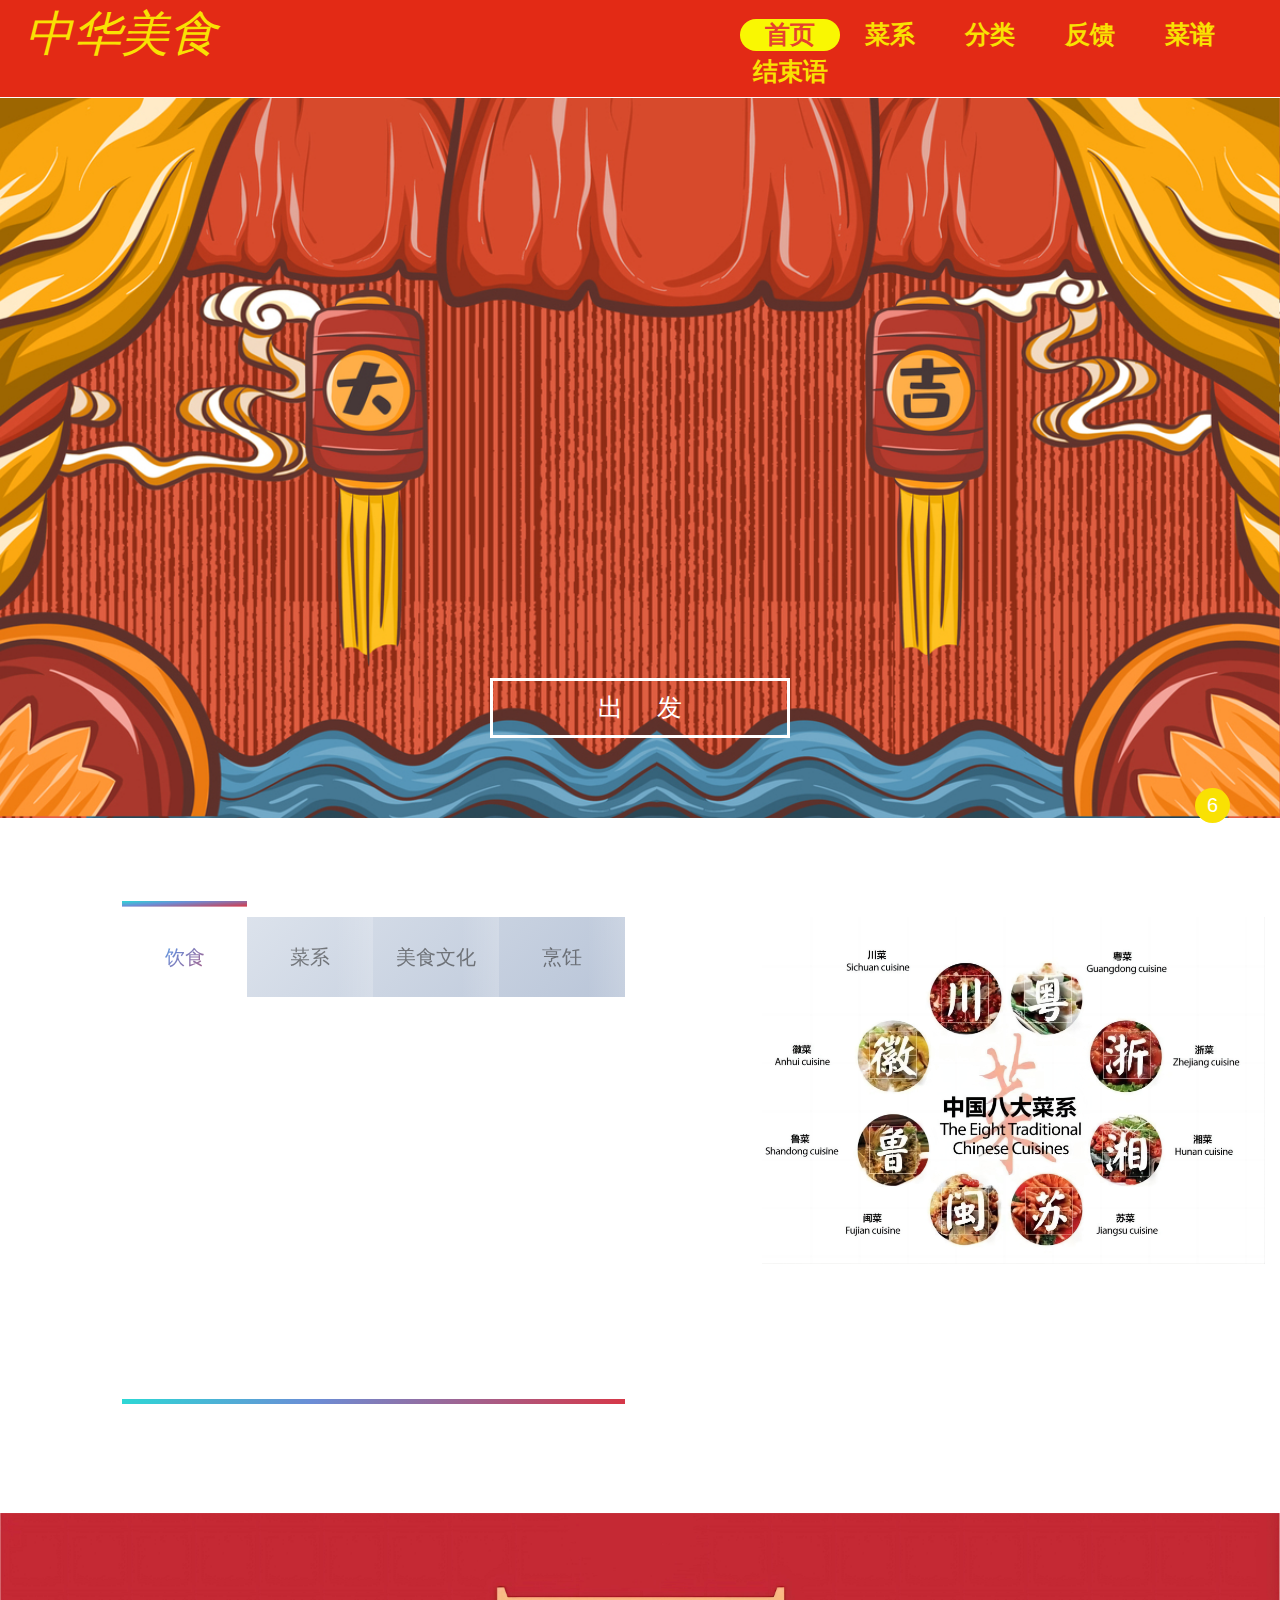
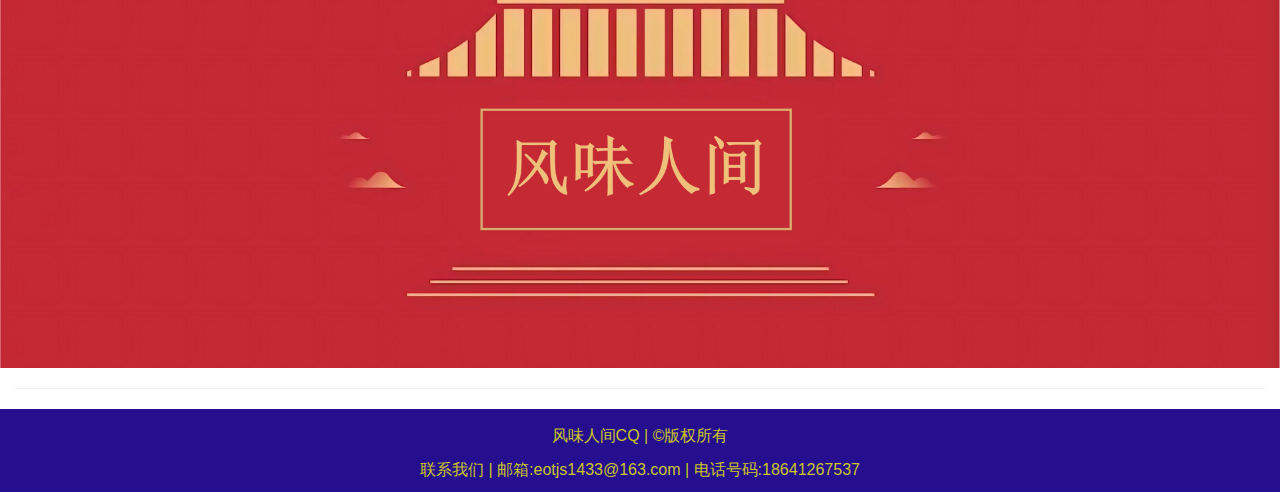
<file: 风味人间/index.html>
<!DOCTYPE html>
<html>
    <head>
        <link rel="stylesheet" href="css/indexon1.css">
        
        <link rel="stylesheet" href="css/indexon2.css">

        <link rel="stylesheet" href="css/indexon3.css">

        <link rel='stylesheet' href="css/indexon4.css">
        
        <link rel="stylesheet" href="css/indexon5.css">

        <link rel="stylesheet" type="text/css" href="css/bootstrap.min.css">
        <style>
            body{
                text-decoration:none
            }
            #scrollUp {
                background: rgb(249,225,3);
                height: 35px;
                width: 35px;
                right: 50px;
                bottom: 77px;
                color: #fff;
                font-size: 20px;
                text-align: center;
                border-radius: 50%;
                font-size: 20px;
                line-height: 34px;
            }

            .zc{
                font-size: 48px;
                font-family: 华文新魏;
                font-style: oblique;
                padding-left: 25px;
                color: rgb(249, 225, 3);
            }

            .lg{
                top: 15px;
                font-size: 28px;
                color: rgb(255,165,0);
            }

            .gy{
                font-size: 18px;
                padding-top: 25px;
            }
            .decn{
                background-color: rgb(37, 15, 142);
                color: rgba(249, 249, 2, 0.79);
                font-size: 16px;

            }
            .mm{
				        color:rgb(229, 66, 47);
			      }
            .jk{
                text-decoration: none;
                color:rgb(249, 225, 3);
            }
            .jk:hover{
                color:rgb(229, 66, 47);
                text-decoration: none;
            }
            .jk:focus{
                color: rgb(229, 66, 47);
            }


            @import url("css/indexon6.css");
.tabs {
  --tab-links-height: 80px;
  --tab-links-bg: linear-gradient(135deg, #e5eaf1 0%, #b9c5d8 100%);
  --tab-links-overlay: linear-gradient(
    135deg,
    #2cd8d5 0%,
    #6b8dd6 38%,
    #d73747 100%
  );
  --tab-link-bg: linear-gradient(
    90deg,
    transparent 70%,
    rgba(255, 255, 255, 0.2) 100%
  );
  width: 100%;
  max-width: 600px;
  min-width: 300px;
  font-family: Lato, sans-serif;
}
.tabs .tabs__links {
  margin: 0;
  padding: 0;
  display: flex;
  justify-content: space-between;
  align-items: center;
  height: var(--tab-links-height);
  background: var(--tab-links-bg);
  list-style-type: none;
}
@media screen and (max-width: 750px) {
  .tabs .tabs__links {
    height: calc(var(--tab-links-height) / 2);
  }
}
.tabs .tabs__links li {
  flex: 1;
}
.tabs .tabs__links li .tabs__link {
  all: unset;
  position: relative;
  height: var(--tab-links-height);
  width: 100%;
  background: var(--tab-link-bg);
  cursor: pointer;
  overflow: hidden;
  transition: 0.3s;
}
@media screen and (max-width: 750px) {
  .tabs .tabs__links li .tabs__link {
    height: calc(var(--tab-links-height) / 2);
    font-size: 12px;
  }
}
.tabs .tabs__links li .tabs__link::before {
  position: absolute;
  content: "";
  top: 0;
  left: 0;
  z-index: 2;
  width: 100%;
  height: 100%;
  background: var(--tab-links-overlay);
  transform: scaleY(0);
  transform-origin: top;
  transition: 0.3s ease-in-out;
}
.tabs .tabs__links li .tabs__link .tabs__link__text {
  position: relative;
  z-index: 2;
  display: flex;
  justify-content: center;
  align-items: center;
  opacity: 0.6;
  transition: 0.5s;
}
.tabs .tabs__links li .tabs__link .tabs__link__text::before {
  position: absolute;
  content: attr(data-text);
  top: 160%;
  z-index: -1;
  font-size: 40px;
  font-weight: 600;
  color: white;
  opacity: 0.1;
  transition: 1.2s ease-out;
}
@media screen and (max-width: 750px) {
  .tabs .tabs__links li .tabs__link .tabs__link__text::before {
    display: none;
  }
}
.tabs .tabs__links li .tabs__link:hover::before {
  transform: scaleY(1);
}
.tabs .tabs__links li .tabs__link:hover .tabs__link__text {
  color: white;
  opacity: 1;
}
.tabs .tabs__links li .tabs__link:hover .tabs__link__text::before {
  transform: translateY(-300%);
}
.tabs .tabs__links li .tabs__link.active {
  transform: scaleY(1.4);
  background: white;
}
.tabs .tabs__links li .tabs__link.active::before {
  transform: scaleY(0.05);
}
.tabs .tabs__links li .tabs__link.active .tabs__link__text {
  transform: scaleY(0.714);
}
.tabs .tabs__links li .tabs__link.active .tabs__link__text, .tabs .tabs__links li .tabs__link.active:hover .tabs__link__text {
  background: var(--tab-links-overlay);
  -webkit-background-clip: text;
          background-clip: text;
  color: transparent;
  opacity: 1;
}
.tabs .tabs__contents {
  position: relative;
  margin-top: 0;
  padding: 40px 60px;
  background: white;
  list-style-type: none;
  transition: 1s;
}
.tabs .tabs__contents::after {
  position: absolute;
  content: "";
  left: 0;
  bottom: 0;
  width: 100%;
  height: 5px;
  background: var(--tab-links-overlay);
}
.tabs .tabs__contents .tabs__content {
  display: none;
  min-height: 200px;
  font-weight: 300;
  line-height: 1.8;
  opacity: 0;
  transform: translateY(30%);
  -webkit-animation: fadeIn 0.6s forwards;
          animation: fadeIn 0.6s forwards;
}
.tabs .tabs__contents .tabs__content.active {
  display: block;
}

@-webkit-keyframes fadeIn {
  to {
    opacity: 1;
    transform: translateY(0);
  }
}

@keyframes fadeIn {
  to {
    opacity: 1;
    transform: translateY(0);
  }
}
        </style>
    </head>
    <body>
        <div class="container-fluid">
            <!--导航栏-->
            <div class="row" style="background-color: rgb(227,42,21);">
                <div class="col-lg-3 zc">中华美食</div>
                <div class="col-lg-3"></div>
                <div class="col-lg-6" style="padding-top: 15px;padding-left: 100px;">
                    <nav class="nav">
     
                        <input type="radio" name="nav-item-opt" id="nav-item-opt-1" checked>
                        <label class="nav-item" for="nav-item-opt-1"><a href="index.html" class="mm">首页</a></label>
                        
                        <input type="radio" name="nav-item-opt" id="nav-item-opt-2">
                        <label class="nav-item" for="nav-item-opt-2"><a href="菜系.html" class="jk">菜系</a></label>
                
                        <input type="radio" name="nav-item-opt" id="nav-item-opt-3">
                        <label class="nav-item" for="nav-item-opt-3"><a href="666.html" class="jk">分类</a></label>

                        <input type="radio" name="nav-item-opt" id="nav-item-opt-4">
                        <label class="nav-item" for="nav-item-opt-4"><a href="反馈.html" class="jk">反馈</a></label>

                        <input type="radio" name="nav-item-opt" id="nav-item-opt-5">
                        <label class="nav-item" for="nav-item-opt-5"><a href="美食制作/美食制作.html" class="jk">菜谱</a></label>
                
                        <input type="radio" name="nav-item-opt" id="nav-item-opt-5">
                        <label class="nav-item" for="nav-item-opt-5"><a href="结束.html" class="jk">结束语</a></label>

                        <div class="tracker"></div>
                    </nav>
                </div>        
            </div>


            <!--首行-->
            <div class="row">
                <div class="col-lg-12"></div>
                <img src="img/f4.jpg" width="100%">
                <div class="row">
                    <div id="app">
                        <transition name="page" :duration="1300">
                            <div class="page" :is="page" @change-page="onChangePage"></div>
                        </transition>
                    </div>
                    <script id="start" type="text/x-template">
                        <div class="start">
                            <a href="菜系.html"> 
                            <div class="inner"> 
                                <div class="button-wrapper enter-2" style="padding-top: 568px;font-size: 25px;">
                                    <button class="button button-start" type="button" @click="$emit('change-page', '')"><span class="button-text">出&nbsp;&nbsp;&nbsp;&nbsp;&nbsp;发</span></button>
                                </div>
                            </div>
                            </a>    
                        </div>
                    </script>

                    <script src="js/indexon1.js"></script>

                    <script src="js/indexon2.js"></script>

                    <script id="rendered-js" >
                        Vue.config.productionTip = false;
            
                        Vue.component('start', {
                        template: '#start' });

            
                        Vue.component('next', {
                        template: '#next' });
            
            
                        new Vue({
                        el: '#app',
            
                        data: {
                            page: 'start' },
            
            
                        methods: {
                            onChangePage(to) {
                            this.page = to;
                            } } });
                        //# sourceURL=pen.js
                    </script>
                </div>
            </div>


            <!--空白图片-->
            <div class="row"><img src="img/无标题.png" alt=""></div>
            <div class="row">
                <div class="col-lg-1"></div>
                <div class="col-lg-5">
                        <div class="tabs">
                        <ul class="tabs__links">
                        <li>
                            <button class="tabs__link">
                            <span class="tabs__link__text" data-text="Tab 1" style="font-size: 20px;">饮食</span>
                            </button>
                        </li>
                        <li>
                            <button class="tabs__link">
                            <span class="tabs__link__text" data-text="Tab 2" style="font-size: 20px;">菜系</span>
                            </button>
                        </li>
                        <li>
                            <button class="tabs__link">
                            <span class="tabs__link__text" data-text="Tab 3" style="font-size: 20px;">美食文化</span>
                            </button>
                        </li>
                        <li>
                            <button class="tabs__link">
                            <span class="tabs__link__text" data-text="Tab 4" style="font-size: 20px;">烹饪</span>
                            </button>
                        </li>
                        </ul>
                        <ul class="tabs__contents">
                        <li>
                            <div class="tabs__content">
                                饮食是一种文化，是物质文化和社会风俗各部分中最能反映民族和地区特色的一个组成部分。中华美食誉满天下。中国饭好吃，外国人爱吃也是不争的事实。
                                中国的饮食文化源远流长。几千年来，人们经过不断的总结已形成了中华美食的八大菜系，即鲁、川、粤、闽、苏、浙、湘、皖流派。
                                一个菜系的形成和它的悠久历史与独到的烹饪特色分不开的。同时也受到这个地区的自然地理、气候条件、资源特产、饮食习惯等影响。
                                有人把“八大菜系”用拟人化的手法描绘为：苏、浙菜好比清秀素丽的江南美女；鲁、皖菜犹如古拙朴实的北方健汉；粤、闽菜宛如风流典雅的公子；川、湘菜就像内涵丰富充实、才艺满身的名士。
                                中国“八大菜系”的烹调技艺各具风韵，其菜肴之特色也各有千秋。中原文化历史悠久，文化底蕴丰厚。中原菜是八大菜系的根源。
                            </div>
                        </li>
                        <li>
                            <div class="tabs__content">
                                菜系是在选料、切配、烹饪等技艺方面，经长期演变而自成体系，具有鲜明的地方风味特色，并为社会所公认的中国饮食的菜肴流派。
                                中国饮食文化的菜系，是指在一定区域内，由于气候、地形、历史、物产及饮食风俗的不同，经过漫长历史演变而形成的一整套自成体系的烹饪技艺和风味，并被全国各地所承认的地方菜肴。
                                早在商周时期中国的膳食文化已有雏形，以太公望最为代表，再到春秋战国的齐桓公时期，饮食文化中南北菜肴风味就表现出差异。到唐宋时，南食、北食各自形成体系。到了南宋时期，南甜北咸的格局形成。在清朝初年，川菜、鲁菜、淮扬菜、粤菜，成为当时最有影响的地方菜，被称作四大菜系。到了清朝末年，浙江菜、闽菜、湘菜、徽菜四大新地方菜系分化形成，共同构成汉民族饮食的“八大菜系”。
                        </li>
                        <li>
                            <div class="tabs__content">
                                国家的历史有长有短，疆域有大有小，实力有强有弱，人口有多有少，民族构成、宗教信仰、政权性质和经济结构也有差异，故而各国的饮食文化是不一样的。
                                从特质看，中国饮食文化突出养助益充的营卫论（素食为主，重视药膳和进补），并且讲究“色、香、味”俱全。五味调和的境界说（风味鲜明，适口者珍，有“舌头菜”之誉），奇正互变的烹调法（厨规为本，灵活变通）
                                从影响看，中国饮食文化直接影响到日本、蒙古、朝鲜、韩国、泰国、新加坡等国家，是东方饮食文化圈的轴心；与此同时，它还间接影响到欧洲、美洲、非洲和大洋洲，像中国的素食文化、茶文化、酱醋、面食、药膳、陶瓷餐具和大豆等，都惠及全世界数十亿人。
                                总之，中国饮食文化是一种广视野、深层次、多角度、高品位的悠久区域文化；是中华各族人民在5000多年的生产和生活实践中，在食源开发、食具研制、食品调理、营养保健和饮食审美等方面创造、积累并影响周边国家和世界的物质财富及精神财富。
                            </div>
                        </li>
                        <li>
                            <div class="tabs__content">
                                烹饪指的是膳食的艺术，是一种复杂而有规律地将食材转化为食物的加工过程。是对食材加工处理，使食物更可口、更好看、更好闻的处理方式与方法。一道美味佳肴，必然色香味意形养俱佳，不但让人在食用时感到满足，而且能让食物的营养更容易被人体吸收。
                                传统的烹饪方法有：炒、爆、熘、炸、烹、煎、贴、烧、焖、炖、蒸、汆、煮、烩、炝、拌、腌、烤、卤、冻、拔丝、蜜汁、熏、卷、滑、焗。
                            </div>
                        </li>
                        </ul>
                    </div>
                        <script src="js/indexon3.js"></script>
                    
                        
                        <script id="rendered-js" >
                            "use strict";
                            let tabLinks = document.querySelectorAll(".tabs__link");
                            let tabContents = document.querySelectorAll(".tabs__content");
                            tabLinks[0].classList.add("active");
                            tabContents[0].classList.add("active");
                            tabLinks.forEach((tabLink, i) => {
                                tabLink.addEventListener("click", () => {
                                    tabLinks.forEach(tabLink => tabLink.classList.remove("active"));
                                    tabContents.forEach(tabContent => tabContent.classList.remove("active"));
                                    tabLink.classList.add("active");
                                    tabContents[i].classList.add("active");
                                });
                            });
                            //# sourceURL=pen.js
                        </script>


                        <script src="js/indexon4.js"></script>
                </div>
                <div class="col-lg-1"></div>
                <div class="col-lg-5"><img src="img/gy(1).jpg" width="100%"></div>
            </div>        
            <!--空白图片-->
            <div class="row"><img src="img/无标题.png" alt=""></div>
            <div class="row">
                <div class="col-lg-12" style="padding: 0px;">
                    <img src="img/912.jpg" width="100%">
                </div>
            </div>

            <hr><!--/*---------------------------------------------------------------------------------------------------------------------------------------------------------------------*/--></hr>
            <div class="row decn">
                <center style="padding-top: 15px;"><p>风味人间CQ | &copy;版权所有</p></center>
                <center><p>联系我们 | 邮箱:eotjs1433@163.com | 电话号码:18641267537</p></center>
            </div>
        </div>
        <a id="scrollUp" href="#top" style="position: fixed; z-index: 2147483647; display: block;"><i class="fas fa-angle-up">6</i></a>
    </body>
</html>
</file>
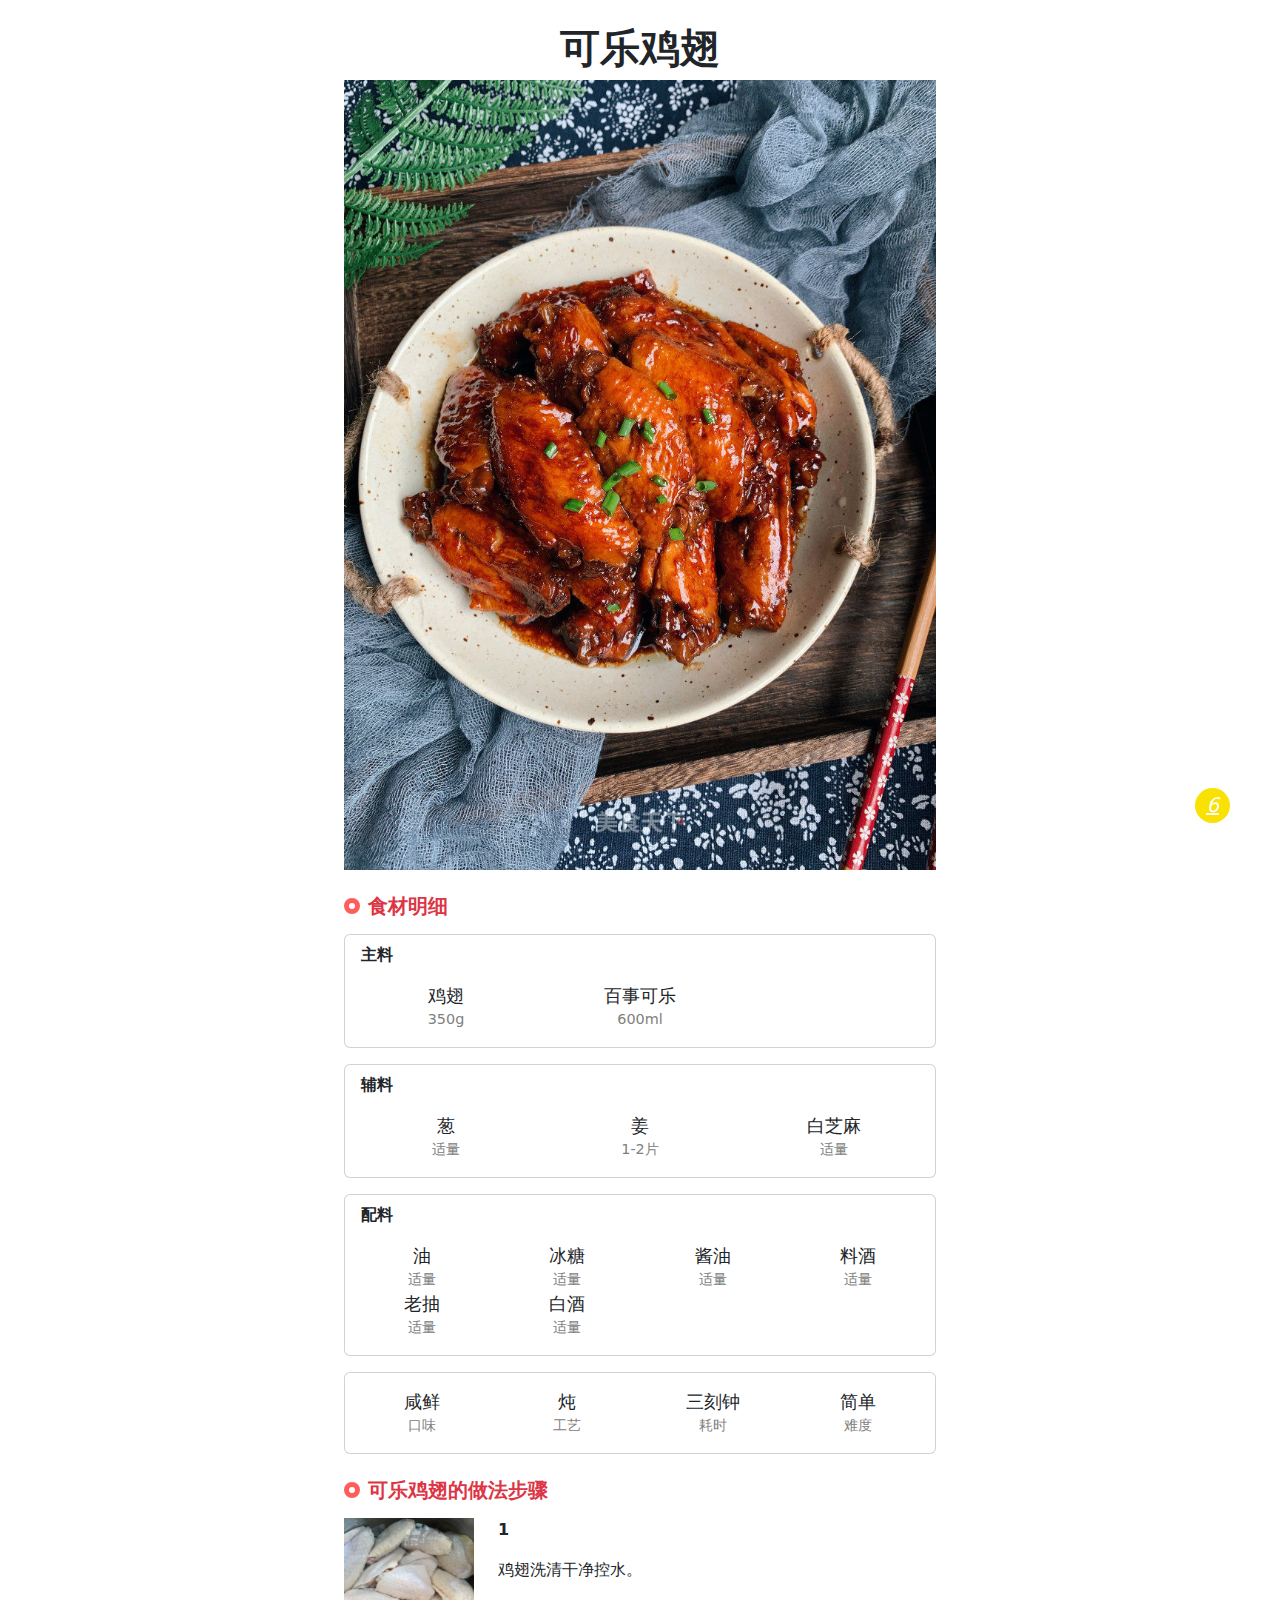
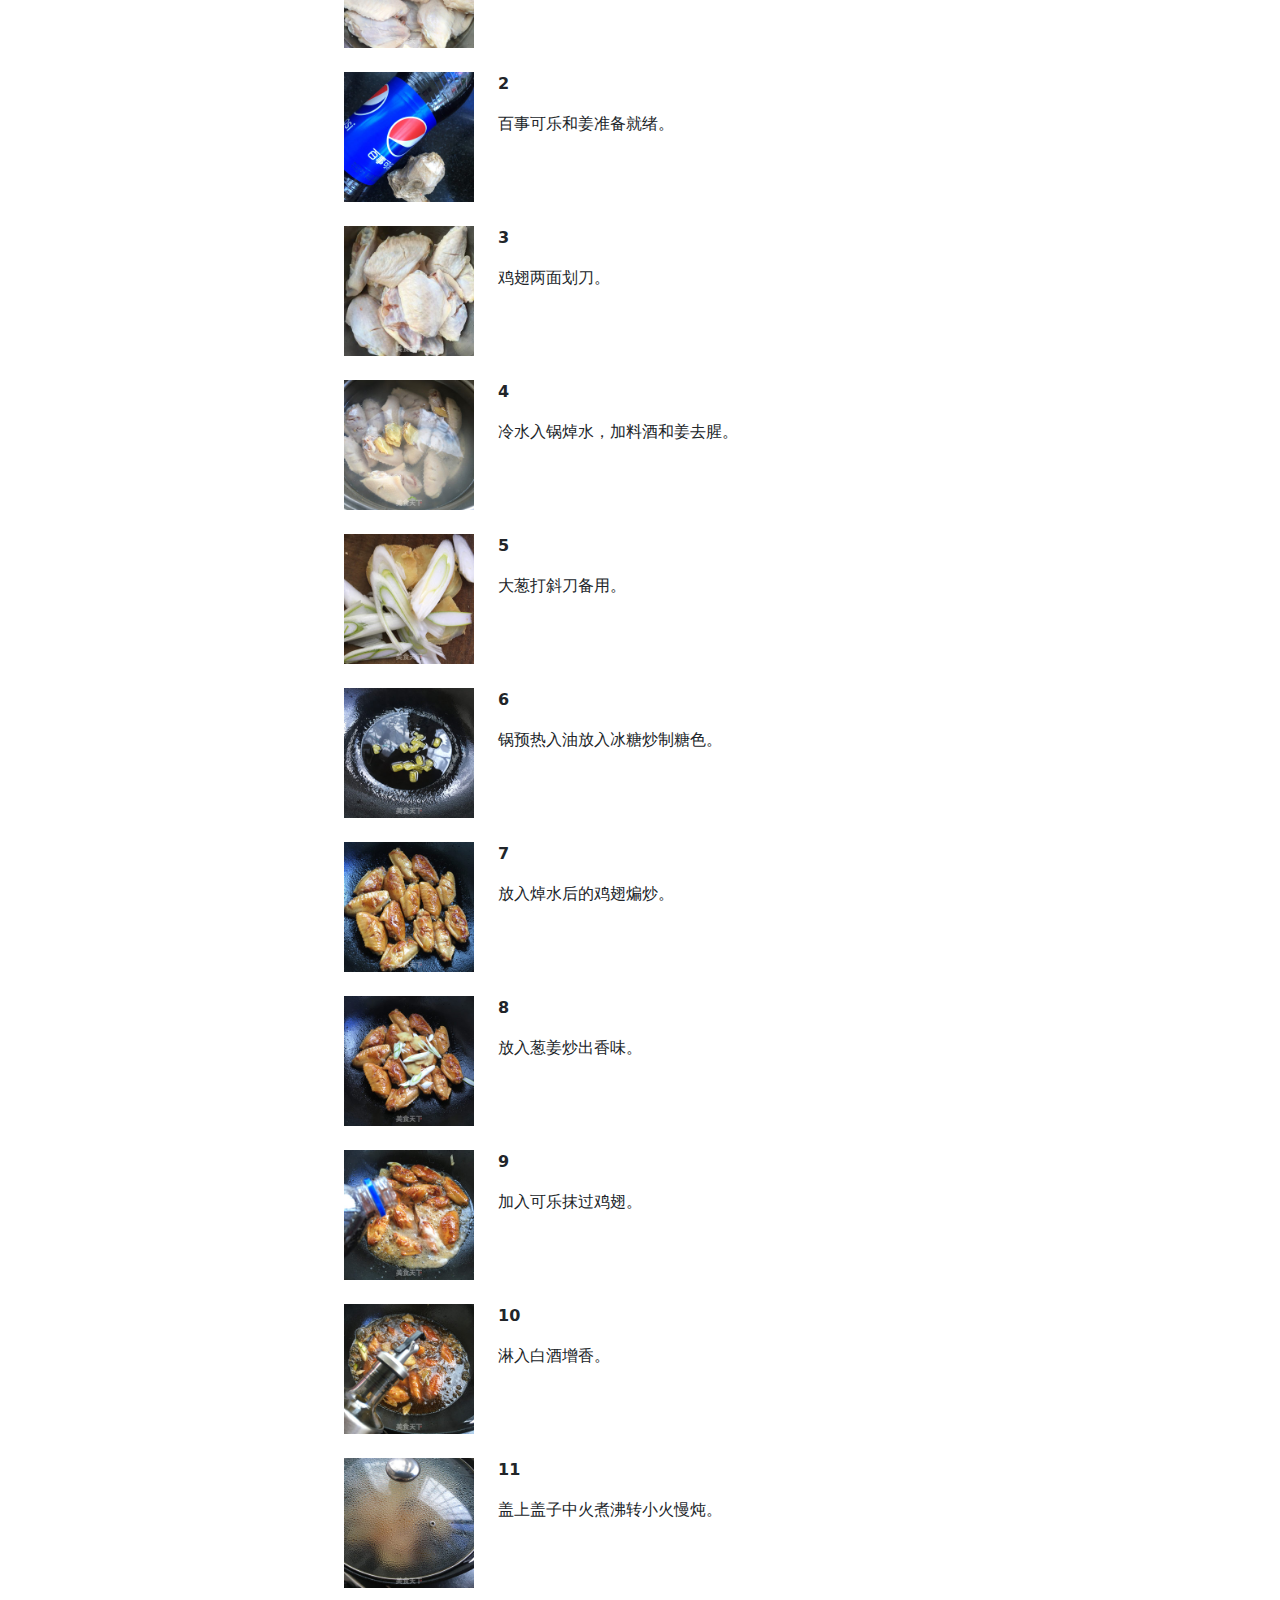
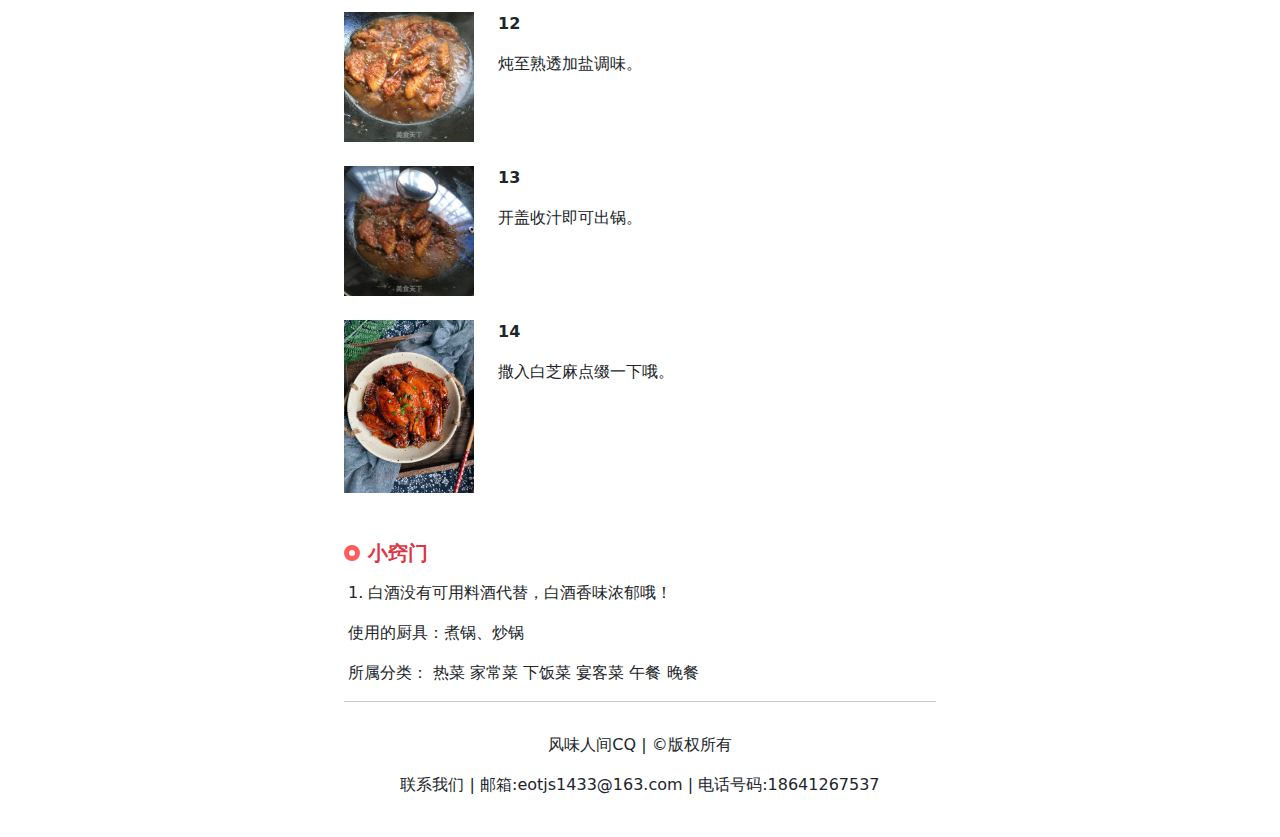
<file: 风味人间/美食制作/可乐鸡翅.html>
<!DOCTYPE html>
<html lang="zh">
<head>
  <meta charset="UTF-8">
  <title>可乐鸡翅</title>
  <link href="css/bootstrap.css" rel="stylesheet">
  <style>
    .section-title {
      color: #f33;
      font-weight: bold;
      margin-bottom: 1rem;
    }
    .card-header {
      font-weight: bold;
      border-bottom: none;
      background-color: transparent;
      padding-bottom: 0;
    }
    .ingredient-item {
      font-size: 1.1rem;
      font-weight: 500;
    }
    .ingredient-amount {
      font-size: 0.9rem;
      color: gray;
    }
      .circle-icon {
    width: 16px;
    height: 16px;
    border: 5px solid #ff5c5c; /* 外圈红色 */
    border-radius: 50%;
    background-color: white;   /* 中间空心 */
    box-sizing: border-box;
    }
    #scrollUp {
    background: rgb(249,225,3);
    height: 35px;
    width: 35px;
    right: 50px;
    bottom: 77px;
    color: #fff;
    font-size: 20px;
    text-align: center;
    border-radius: 50%;
    font-size: 20px;
    line-height: 34px;
    }
  </style>
</head>
<body class="p-4">
  <div class="container" style="max-width: 50%;">

    <!-- 成品图展示区 -->
    <div class="text-center mb-4">
      <h1 class="fw-bold">可乐鸡翅</h1>
      <img src="jpg//可乐鸡翅/1.jpg" class="img-fluid" alt="可乐鸡翅成品图">
    </div>

    <!-- 食材明细标题 -->
    <div class="d-flex align-items-center mb-3">
        <div class="circle-icon me-2"></div>
        <h5 class="m-0 fw-bold text-danger">食材明细</h5>
    </div>
    <!-- 主料 -->
    <div class="card mb-3">
      <div class="card-header">主料</div>
      <div class="card-body">
        <div class="row text-center">
          <div class="col-4">
            <div class="col-auto ingredient-item">鸡翅</div>
            <div class="col-auto ingredient-amount">350g</div>
          </div>
          <div class="col-4">
            <div class="col-auto ingredient-item">百事可乐</div>
            <div class="col-auto ingredient-amount">600ml</div>
          </div>
        </div>
      </div>
    </div>

    <!-- 辅料 -->
    <div class="card mb-3">
      <div class="card-header">辅料</div>
      <div class="card-body">
        <div class="row text-center">
          <div class="col-4">
            <div class="ingredient-item">葱</div>
            <div class="ingredient-amount">适量</div>
          </div>
          <div class="col-4">
            <div class="ingredient-item">姜</div>
            <div class="ingredient-amount">1-2片</div>
          </div>
          <div class="col-4">
            <div class="ingredient-item">白芝麻</div>
            <div class="ingredient-amount">适量</div>
          </div>
        </div>
      </div>
    </div>

    <!-- 配料 -->
    <div class="card mb-3">
      <div class="card-header">配料</div>
      <div class="card-body">
        <div class="row text-center">
          <div class="col-3">
            <div class="ingredient-item">油</div>
            <div class="ingredient-amount">适量</div>
          </div>
          <div class="col-3">
            <div class="ingredient-item">冰糖</div>
            <div class="ingredient-amount">适量</div>
          </div>
          <div class="col-3">
            <div class="ingredient-item">酱油</div>
            <div class="ingredient-amount">适量</div>
          </div>
          <div class="col-3">
            <div class="ingredient-item">料酒</div>
            <div class="ingredient-amount">适量</div>
          </div>
          <div class="col-3">
            <div class="ingredient-item">老抽</div>
            <div class="ingredient-amount">适量</div>
          </div>
          <div class="col-3">
            <div class="ingredient-item">白酒</div>
            <div class="ingredient-amount">适量</div>
          </div>
        </div>
      </div>
    </div>

    <!-- 口味等 -->
    <div class="card mb-4">
      <div class="card-body">
        <div class="row text-center">
          <div class="col-3">
            <div class="ingredient-item">咸鲜</div>
            <div class="ingredient-amount">口味</div>
          </div>
          <div class="col-3">
            <div class="ingredient-item">炖</div>
            <div class="ingredient-amount">工艺</div>
          </div>
          <div class="col-3">
            <div class="ingredient-item">三刻钟</div>
            <div class="ingredient-amount">耗时</div>
          </div>
          <div class="col-3">
            <div class="ingredient-item">简单</div>
            <div class="ingredient-amount">难度</div>
          </div>
        </div>
      </div>
    </div>

    <!-- 做法步骤标题 -->
     <div class="d-flex align-items-center mb-3">
        <div class="circle-icon me-2"></div>
        <h5 class="m-0 fw-bold text-danger">可乐鸡翅的做法步骤</h5>
    </div>
    <!-- 步骤 1 -->
    <div class="row mb-4 align-items-start">
      <div class="col-3">
        <img src="jpg/可乐鸡翅/2.jpg" class="img-fluid" alt="步骤1">
      </div>
      <div class="col-9">
        <p><strong>1</strong></p>
        <p>鸡翅洗清干净控水。</p>
      </div>
    </div>

    <!-- 步骤 2 -->
    <div class="row mb-4 align-items-start">
      <div class="col-3">
        <img src="jpg/可乐鸡翅/3.jpg" class="img-fluid" alt="步骤2">
      </div>
      <div class="col-9">
        <p><strong>2</strong></p>
        <p>百事可乐和姜准备就绪。</p>
      </div>
    </div>

    <!-- 步骤 3 -->
    <div class="row mb-4 align-items-start">
      <div class="col-3">
        <img src="jpg/可乐鸡翅/4.jpg" class="img-fluid" alt="步骤3">
      </div>
      <div class="col-9">
        <p><strong>3</strong></p>
        <p>鸡翅两面划刀。</p>
      </div>
    </div>

    <!-- 步骤 4 -->
    <div class="row mb-4 align-items-start">
      <div class="col-3">
        <img src="jpg/可乐鸡翅/5.jpg" class="img-fluid" alt="步骤4">
      </div>
      <div class="col-9">
        <p><strong>4</strong></p>
        <p>冷水入锅焯水，加料酒和姜去腥。</p>
      </div>
    </div>

     <!-- 步骤 5 -->
    <div class="row mb-4 align-items-start">
      <div class="col-3">
        <img src="jpg/可乐鸡翅/6.jpg" class="img-fluid" alt="步骤4">
      </div>
      <div class="col-9">
        <p><strong>5</strong></p>
        <p>大葱打斜刀备用。</p>
      </div>
    </div>

     <!-- 步骤 6 -->
    <div class="row mb-4 align-items-start">
      <div class="col-3">
        <img src="jpg/可乐鸡翅/7.jpg" class="img-fluid" alt="步骤4">
      </div>
      <div class="col-9">
        <p><strong>6</strong></p>
        <p>锅预热入油放入冰糖炒制糖色。</p>
      </div>
    </div>

     <!-- 步骤 7 -->
    <div class="row mb-4 align-items-start">
      <div class="col-3">
        <img src="jpg/可乐鸡翅/8.jpg" class="img-fluid" alt="步骤5">
      </div>
      <div class="col-9">
        <p><strong>7</strong></p>
        <p>放入焯水后的鸡翅煸炒。</p>
      </div>
    </div>

    <!-- 步骤 8 -->
    <div class="row mb-4 align-items-start">
      <div class="col-3">
        <img src="jpg/可乐鸡翅/9.jpg" class="img-fluid" alt="步骤4">
      </div>
      <div class="col-9">
        <p><strong>8</strong></p>
        <p>放入葱姜炒出香味。</p>
      </div>
    </div>

    <!-- 步骤 9 -->
    <div class="row mb-4 align-items-start">
      <div class="col-3">
        <img src="jpg/可乐鸡翅/10.jpg" class="img-fluid" alt="步骤4">
      </div>
      <div class="col-9">
        <p><strong>9</strong></p>
        <p>加入可乐抹过鸡翅。</p>
      </div>
    </div>

    <!-- 步骤 10 -->
    <div class="row mb-4 align-items-start">
      <div class="col-3">
        <img src="jpg/可乐鸡翅/11.jpg" class="img-fluid" alt="步骤4">
      </div>
      <div class="col-9">
        <p><strong>10</strong></p>
        <p>淋入白酒增香。</p>
      </div>
    </div>

    <!-- 步骤 11 -->
    <div class="row mb-4 align-items-start">
      <div class="col-3">
        <img src="jpg/可乐鸡翅/12.jpg" class="img-fluid" alt="步骤4">
      </div>
      <div class="col-9">
        <p><strong>11</strong></p>
        <p>盖上盖子中火煮沸转小火慢炖。</p>
      </div>
    </div>

    <!-- 步骤 12 -->
    <div class="row mb-4 align-items-start">
      <div class="col-3">
        <img src="jpg/可乐鸡翅/13.jpg" class="img-fluid" alt="步骤4">
      </div>
      <div class="col-9">
        <p><strong>12</strong></p>
        <p>炖至熟透加盐调味。</p>
      </div>
    </div>

    <!-- 步骤 13 -->
    <div class="row mb-4 align-items-start">
      <div class="col-3">
        <img src="jpg/可乐鸡翅/14.jpg" class="img-fluid" alt="步骤4">
      </div>
      <div class="col-9">
        <p><strong>13</strong></p>
        <p>开盖收汁即可出锅。</p>
      </div>
    </div>

    <!-- 步骤 14 -->
    <div class="row mb-4 align-items-start">
      <div class="col-3">
        <img src="jpg/可乐鸡翅/1.jpg" class="img-fluid" alt="步骤4">
      </div>
      <div class="col-9">
        <p><strong>14</strong></p>
        <p>撒入白芝麻点缀一下哦。</p>
      </div>
    </div>

    <!-- 小窍门 -->
    <div class="mt-5">
    <div class="d-flex align-items-center mb-3">
        <div class="circle-icon me-2"></div>
        <h5 class="m-0 fw-bold text-danger">小窍门</h5>
    </div>
    <div class="ps-1">
        <p>1. 白酒没有可用料酒代替，白酒香味浓郁哦！</p>
        <p>使用的厨具：煮锅、炒锅</p>
        <p>所属分类： 热菜   家常菜  下饭菜   宴客菜   午餐   晚餐  </p>
    </div>
    </div>
    <hr>
    <div class="row">
            <center style="padding-top: 15px;"><p>风味人间CQ | &copy;版权所有</p></center>
            <center><p>联系我们 | 邮箱:eotjs1433@163.com | 电话号码:18641267537</p></center>
    </div>
    <a id="scrollUp" href="美食制作.html" style="position: fixed; z-index: 2147483647; display: block;"><i class="fas fa-angle-up">6</i></a>
  </div>

</body>
</html>
</file>
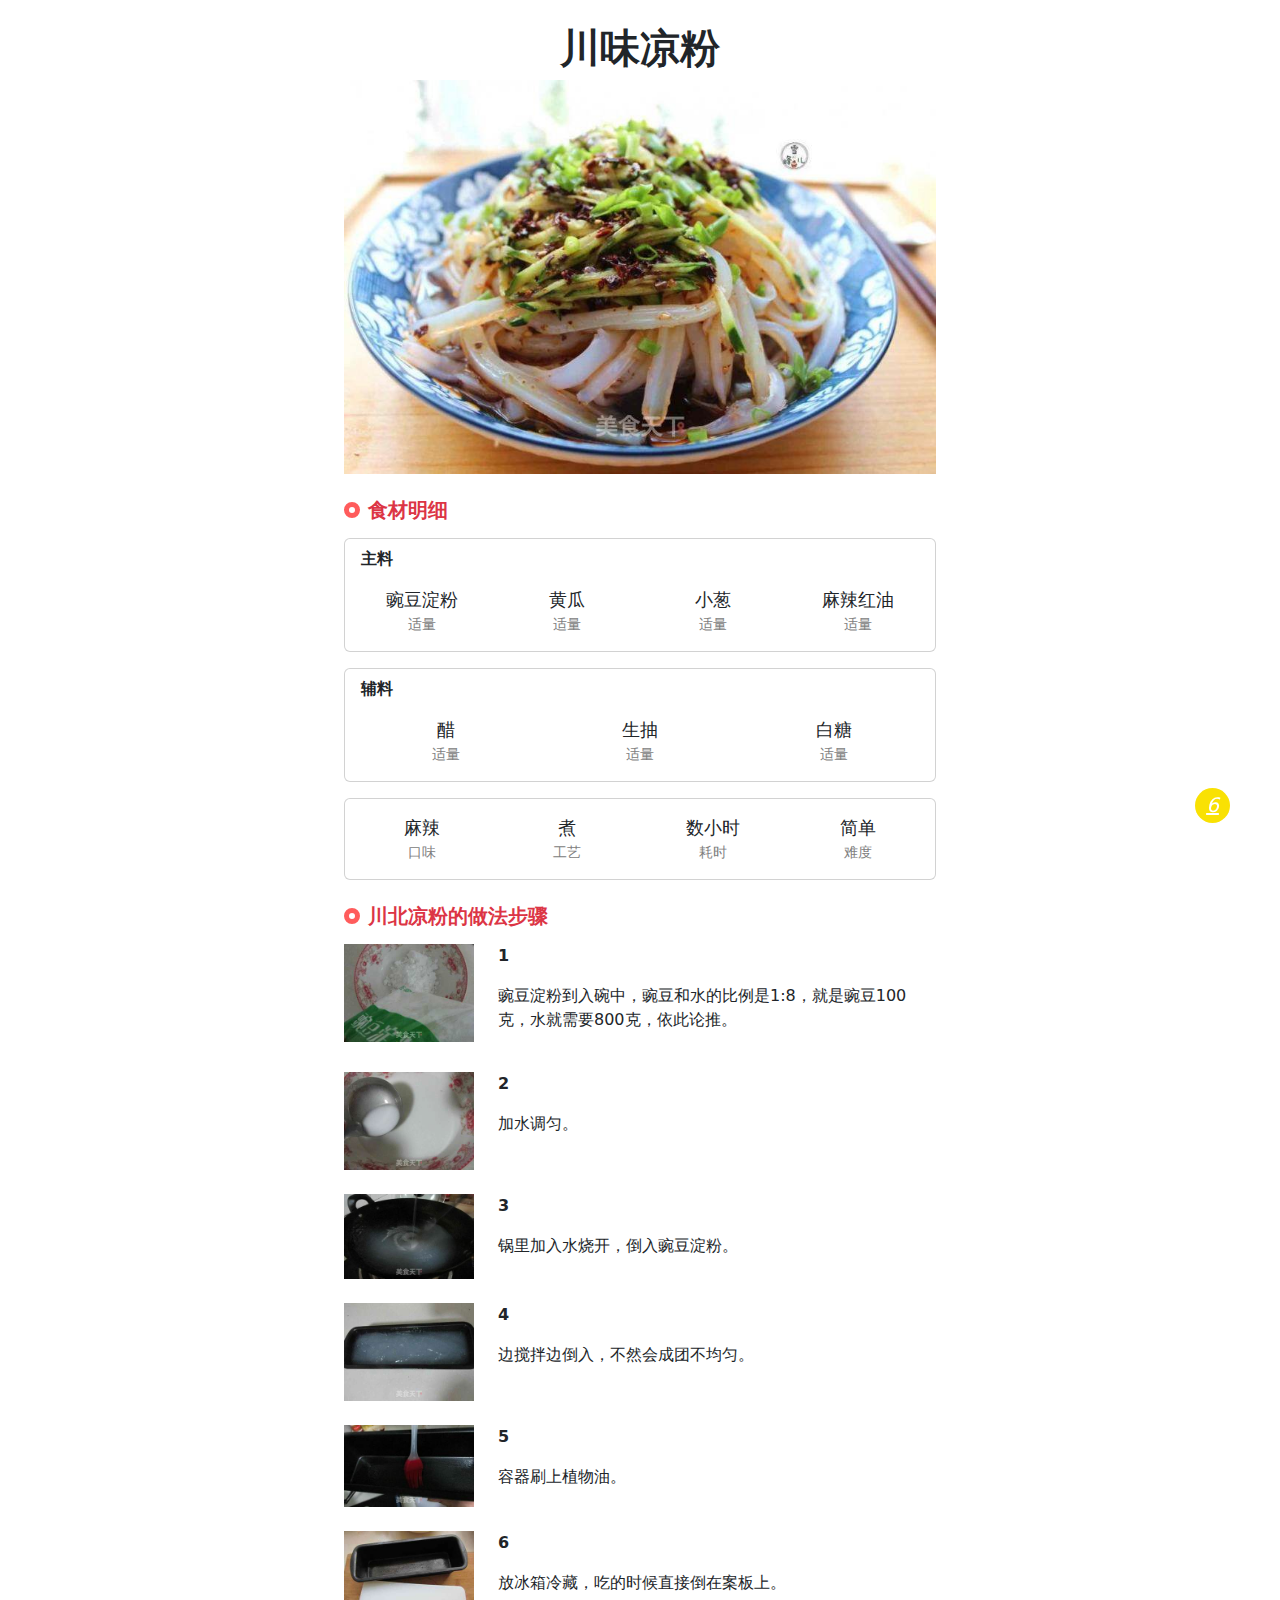
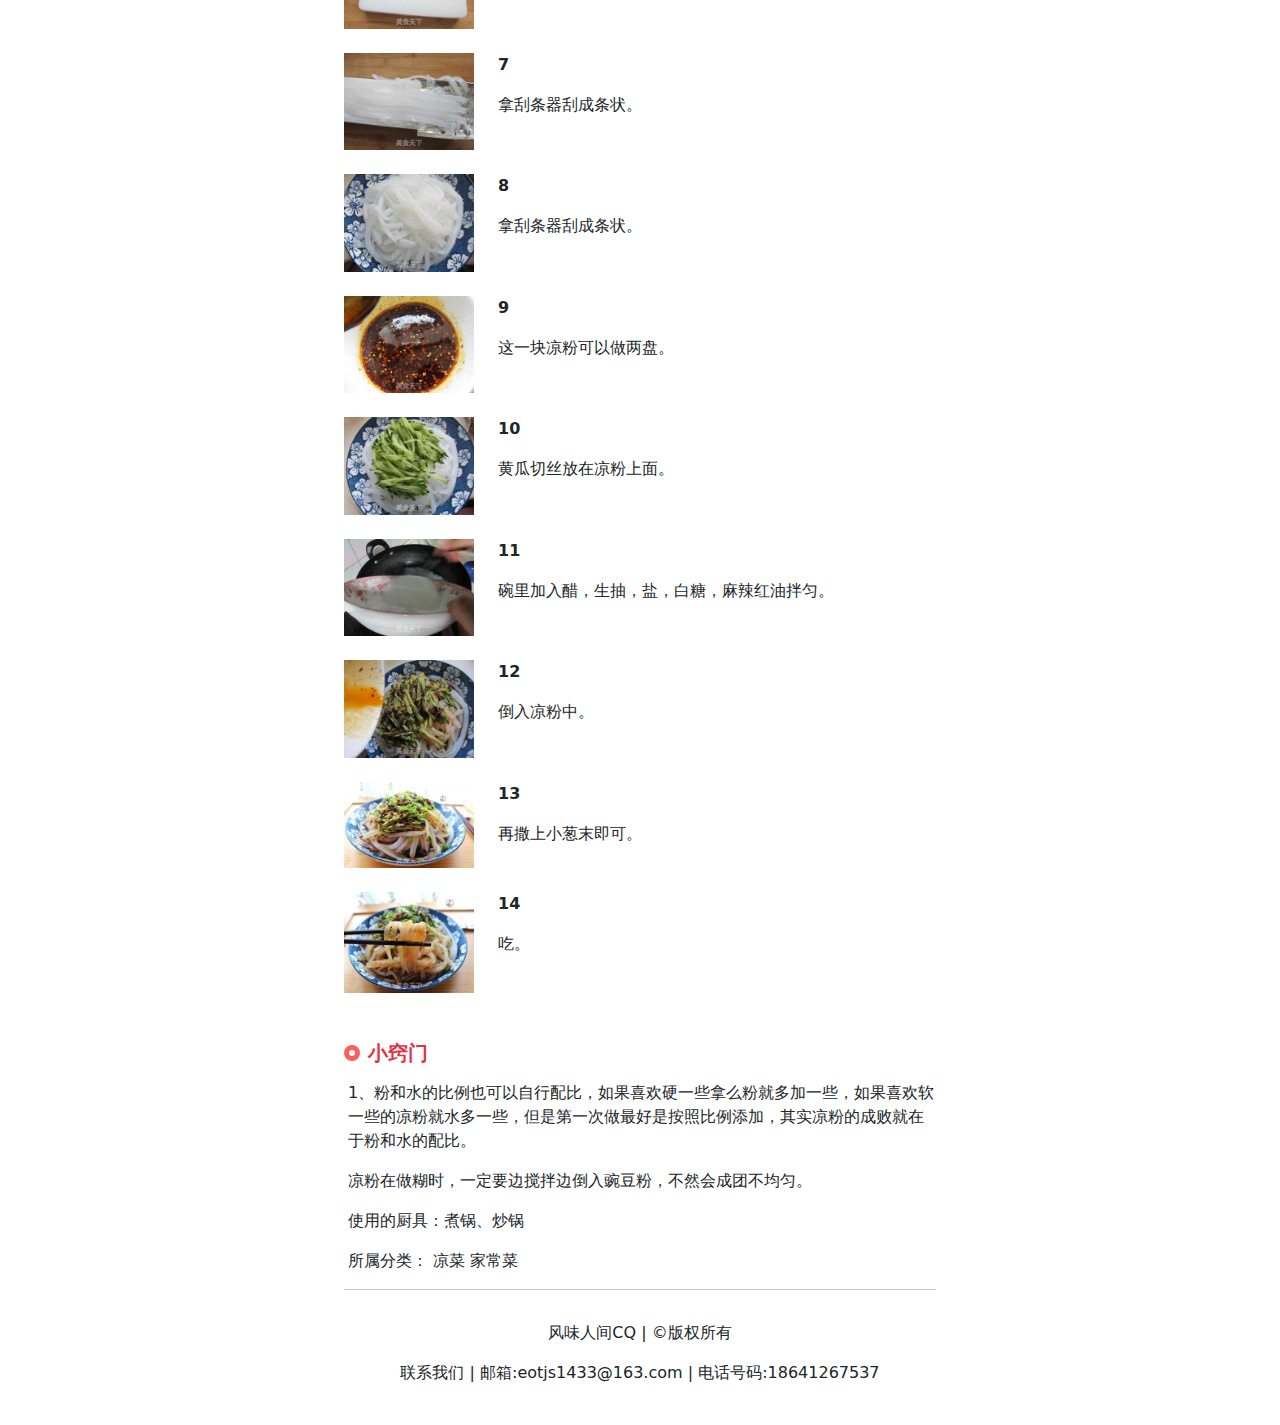
<file: 风味人间/美食制作/川味凉粉.html>
<!DOCTYPE html>
<html lang="zh">
<head>
  <meta charset="UTF-8">
  <title>川味凉粉</title>
  <link href="css/bootstrap.css" rel="stylesheet">
  <style>
    .section-title {
      color: #f33;
      font-weight: bold;
      margin-bottom: 1rem;
    }
    .card-header {
      font-weight: bold;
      border-bottom: none;
      background-color: transparent;
      padding-bottom: 0;
    }
    .ingredient-item {
      font-size: 1.1rem;
      font-weight: 500;
    }
    .ingredient-amount {
      font-size: 0.9rem;
      color: gray;
    }
      .circle-icon {
    width: 16px;
    height: 16px;
    border: 5px solid #ff5c5c; /* 外圈红色 */
    border-radius: 50%;
    background-color: white;   /* 中间空心 */
    box-sizing: border-box;
    }
    #scrollUp {
    background: rgb(249,225,3);
    height: 35px;
    width: 35px;
    right: 50px;
    bottom: 77px;
    color: #fff;
    font-size: 20px;
    text-align: center;
    border-radius: 50%;
    font-size: 20px;
    line-height: 34px;
    }
  </style>
</head>
<body class="p-4">
  <div class="container" style="max-width: 50%;">

    <!-- 成品图展示区 -->
    <div class="text-center mb-4">
      <h1 class="fw-bold">川味凉粉</h1>
      <img src="jpg//川味凉粉/0.jpg" class="img-fluid" alt="川味凉粉成品图">
    </div>

    <!-- 食材明细标题 -->
    <div class="d-flex align-items-center mb-3">
        <div class="circle-icon me-2"></div>
        <h5 class="m-0 fw-bold text-danger">食材明细</h5>
    </div>
    <!-- 主料 -->
    <div class="card mb-3">
      <div class="card-header">主料</div>
      <div class="card-body">
        <div class="row text-center">
          <div class="col-3">
            <div class="col-auto ingredient-item">豌豆淀粉</div>
            <div class="col-auto ingredient-amount">适量</div>
          </div>
          <div class="col-3">
            <div class="col-auto ingredient-item">黄瓜</div>
            <div class="col-auto ingredient-amount">适量</div>
          </div>
          <div class="col-3">
            <div class="col-auto ingredient-item">小葱</div>
            <div class="col-auto ingredient-amount">适量</div>
          </div>
          <div class="col-3">
            <div class="col-auto ingredient-item">麻辣红油</div>
            <div class="col-auto ingredient-amount">适量</div>
          </div>
        </div>
      </div>
    </div>

    <!-- 辅料 -->
    <div class="card mb-3">
      <div class="card-header">辅料</div>
      <div class="card-body">
        <div class="row text-center">
          <div class="col-4">
            <div class="ingredient-item">醋</div>
            <div class="ingredient-amount">适量</div>
          </div>
          <div class="col-4">
            <div class="ingredient-item">生抽</div>
            <div class="ingredient-amount">适量</div>
          </div>
          <div class="col-4">
            <div class="ingredient-item">白糖</div>
            <div class="ingredient-amount">适量</div>
          </div>
        </div>
      </div>
    </div>

    <!-- 口味等 -->
    <div class="card mb-4">
      <div class="card-body">
        <div class="row text-center">
          <div class="col-3">
            <div class="ingredient-item">麻辣</div>
            <div class="ingredient-amount">口味</div>
          </div>
          <div class="col-3">
            <div class="ingredient-item">煮</div>
            <div class="ingredient-amount">工艺</div>
          </div>
          <div class="col-3">
            <div class="ingredient-item">数小时</div>
            <div class="ingredient-amount">耗时</div>
          </div>
          <div class="col-3">
            <div class="ingredient-item">简单</div>
            <div class="ingredient-amount">难度</div>
          </div>
        </div>
      </div>
    </div>

    <!-- 做法步骤标题 -->
     <div class="d-flex align-items-center mb-3">
        <div class="circle-icon me-2"></div>
        <h5 class="m-0 fw-bold text-danger">川北凉粉的做法步骤</h5>
    </div>
    <!-- 步骤 1 -->
    <div class="row mb-4 align-items-start">
      <div class="col-3">
        <img src="jpg/川味凉粉/1.jpg" class="img-fluid" alt="步骤1">
      </div>
      <div class="col-9">
        <p><strong>1</strong></p>
        <p>豌豆淀粉到入碗中，豌豆和水的比例是1:8，就是豌豆100克，水就需要800克，依此论推。</p>
      </div>
    </div>

    <!-- 步骤 2 -->
    <div class="row mb-4 align-items-start">
      <div class="col-3">
        <img src="jpg/川味凉粉/2.jpg" class="img-fluid" alt="步骤2">
      </div>
      <div class="col-9">
        <p><strong>2</strong></p>
        <p>加水调匀。</p>
      </div>
    </div>

    <!-- 步骤 3 -->
    <div class="row mb-4 align-items-start">
      <div class="col-3">
        <img src="jpg/川味凉粉/3.jpg" class="img-fluid" alt="步骤3">
      </div>
      <div class="col-9">
        <p><strong>3</strong></p>
        <p>锅里加入水烧开，倒入豌豆淀粉。</p>
      </div>
    </div>

    <!-- 步骤 4 -->
    <div class="row mb-4 align-items-start">
      <div class="col-3">
        <img src="jpg/川味凉粉/4.jpg" class="img-fluid" alt="步骤4">
      </div>
      <div class="col-9">
        <p><strong>4</strong></p>
        <p>边搅拌边倒入，不然会成团不均匀。</p>
      </div>
    </div>

     <!-- 步骤 5 -->
    <div class="row mb-4 align-items-start">
      <div class="col-3">
        <img src="jpg/川味凉粉/5.jpg" class="img-fluid" alt="步骤4">
      </div>
      <div class="col-9">
        <p><strong>5</strong></p>
        <p>容器刷上植物油。</p>
      </div>
    </div>

     <!-- 步骤 6 -->
    <div class="row mb-4 align-items-start">
      <div class="col-3">
        <img src="jpg/川味凉粉/6.jpg" class="img-fluid" alt="步骤4">
      </div>
      <div class="col-9">
        <p><strong>6</strong></p>
        <p>放冰箱冷藏，吃的时候直接倒在案板上。</p>
      </div>
    </div>

     <!-- 步骤 7 -->
    <div class="row mb-4 align-items-start">
      <div class="col-3">
        <img src="jpg/川味凉粉/7.jpg" class="img-fluid" alt="步骤5">
      </div>
      <div class="col-9">
        <p><strong>7</strong></p>
        <p>拿刮条器刮成条状。</p>
      </div>
    </div>

    <!-- 步骤 8 -->
    <div class="row mb-4 align-items-start">
      <div class="col-3">
        <img src="jpg/川味凉粉/8.jpg" class="img-fluid" alt="步骤4">
      </div>
      <div class="col-9">
        <p><strong>8</strong></p>
        <p>拿刮条器刮成条状。</p>
      </div>
    </div>

    <!-- 步骤 9 -->
    <div class="row mb-4 align-items-start">
      <div class="col-3">
        <img src="jpg/川味凉粉/9.jpg" class="img-fluid" alt="步骤4">
      </div>
      <div class="col-9">
        <p><strong>9</strong></p>
        <p>这一块凉粉可以做两盘。</p>
      </div>
    </div>

    <!-- 步骤 10 -->
    <div class="row mb-4 align-items-start">
      <div class="col-3">
        <img src="jpg/川味凉粉/10.jpg" class="img-fluid" alt="步骤4">
      </div>
      <div class="col-9">
        <p><strong>10</strong></p>
        <p>黄瓜切丝放在凉粉上面。</p>
      </div>
    </div>

    <!-- 步骤 11 -->
    <div class="row mb-4 align-items-start">
      <div class="col-3">
        <img src="jpg/川味凉粉/11.jpg" class="img-fluid" alt="步骤4">
      </div>
      <div class="col-9">
        <p><strong>11</strong></p>
        <p>碗里加入醋，生抽，盐，白糖，麻辣红油拌匀。</p>
      </div>
    </div>

    <!-- 步骤 12 -->
    <div class="row mb-4 align-items-start">
      <div class="col-3">
        <img src="jpg/川味凉粉/12.jpg" class="img-fluid" alt="步骤4">
      </div>
      <div class="col-9">
        <p><strong>12</strong></p>
        <p>倒入凉粉中。</p>
      </div>
    </div>

    <!-- 步骤 13 -->
    <div class="row mb-4 align-items-start">
      <div class="col-3">
        <img src="jpg/川味凉粉/13.jpg" class="img-fluid" alt="步骤4">
      </div>
      <div class="col-9">
        <p><strong>13</strong></p>
        <p>再撒上小葱末即可。</p>
      </div>
    </div>

    <!-- 步骤 14 -->
    <div class="row mb-4 align-items-start">
      <div class="col-3">
        <img src="jpg/川味凉粉/14.jpg" class="img-fluid" alt="步骤4">
      </div>
      <div class="col-9">
        <p><strong>14</strong></p>
        <p>吃。</p>
      </div>
    </div>

    <!-- 小窍门 -->
    <div class="mt-5">
    <div class="d-flex align-items-center mb-3">
        <div class="circle-icon me-2"></div>
        <h5 class="m-0 fw-bold text-danger">小窍门</h5>
    </div>
    <div class="ps-1">
        <p>1、粉和水的比例也可以自行配比，如果喜欢硬一些拿么粉就多加一些，如果喜欢软一些的凉粉就水多一些，但是第一次做最好是按照比例添加，其实凉粉的成败就在于粉和水的配比。</p>
        <p>凉粉在做糊时，一定要边搅拌边倒入豌豆粉，不然会成团不均匀。</p>
        <p>使用的厨具：煮锅、炒锅</p>
        <p>所属分类：  凉菜   家常菜</p>
    </div>
    </div>
    <hr>
    <div class="row">
            <center style="padding-top: 15px;"><p>风味人间CQ | &copy;版权所有</p></center>
            <center><p>联系我们 | 邮箱:eotjs1433@163.com | 电话号码:18641267537</p></center>
    </div>
    <a id="scrollUp" href="美食制作.html" style="position: fixed; z-index: 2147483647; display: block;"><i class="fas fa-angle-up">6</i></a>
  </div>

</body>
</html>
</file>
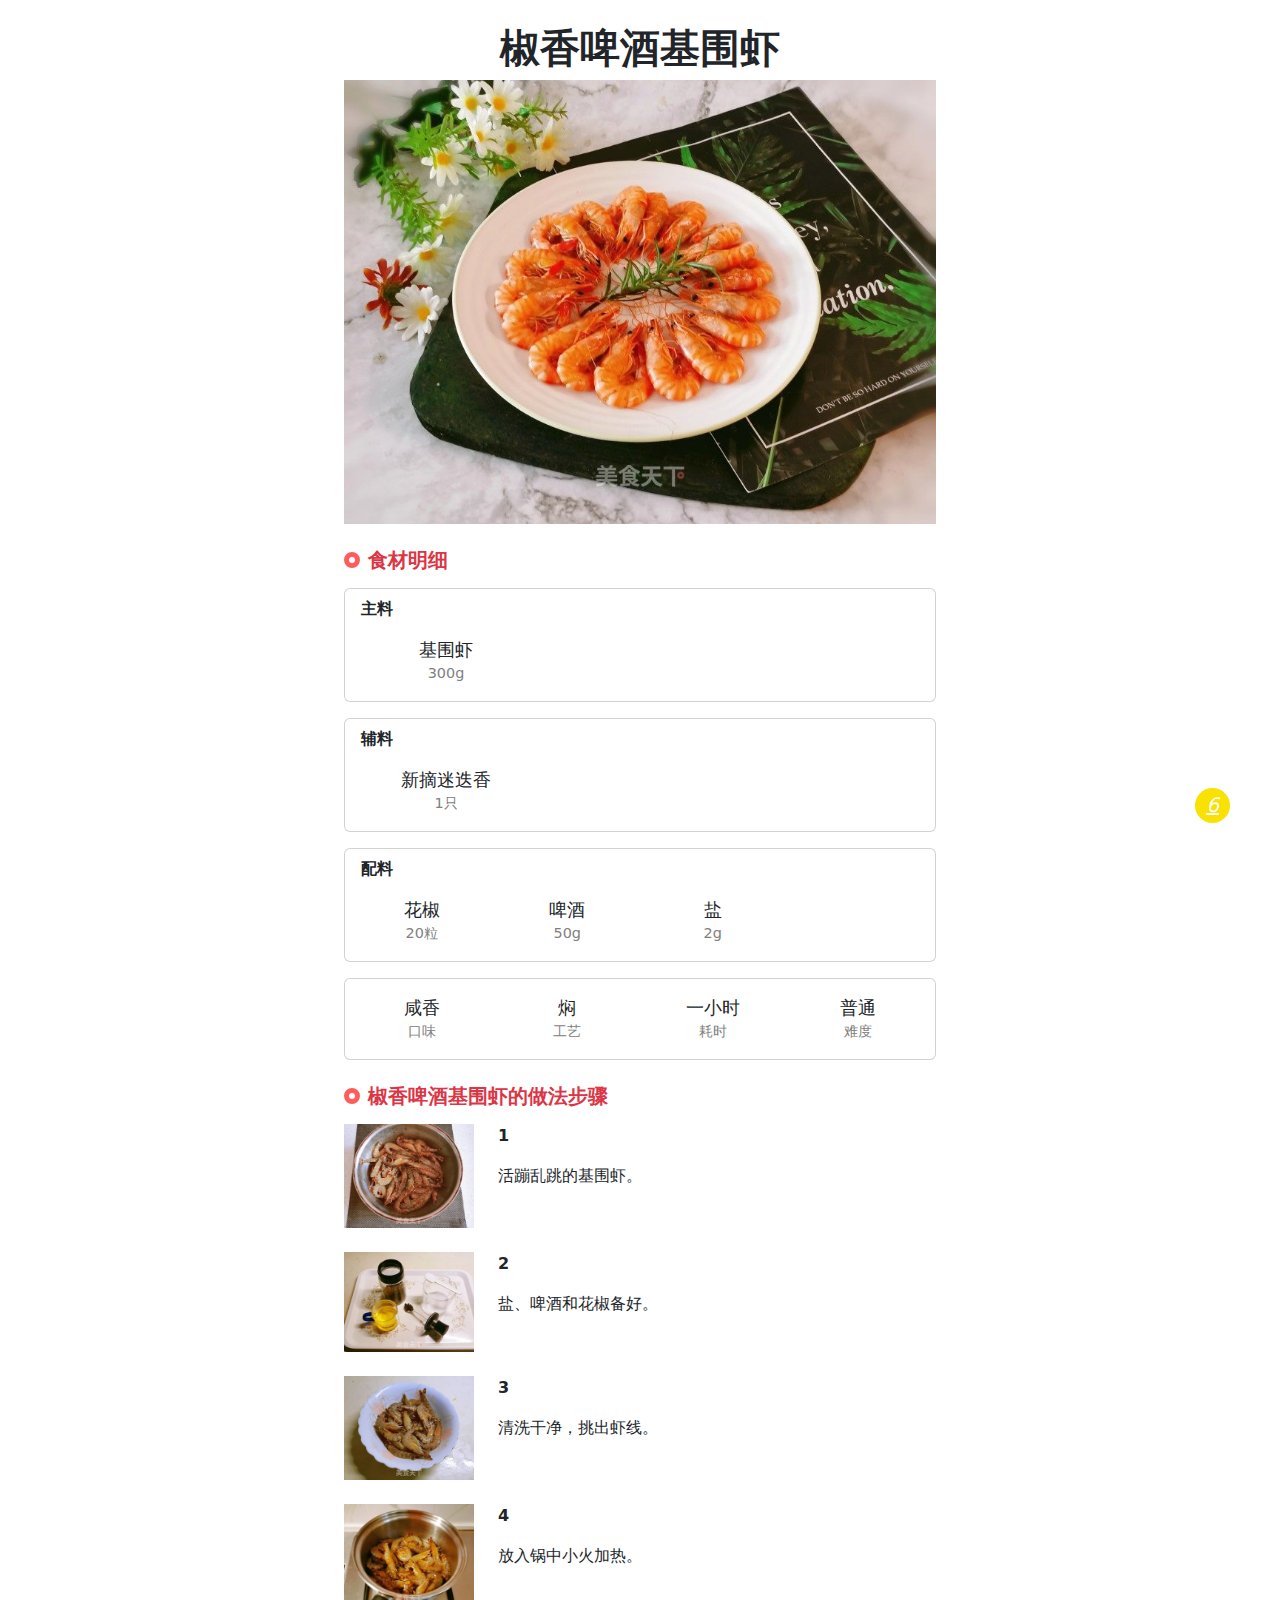
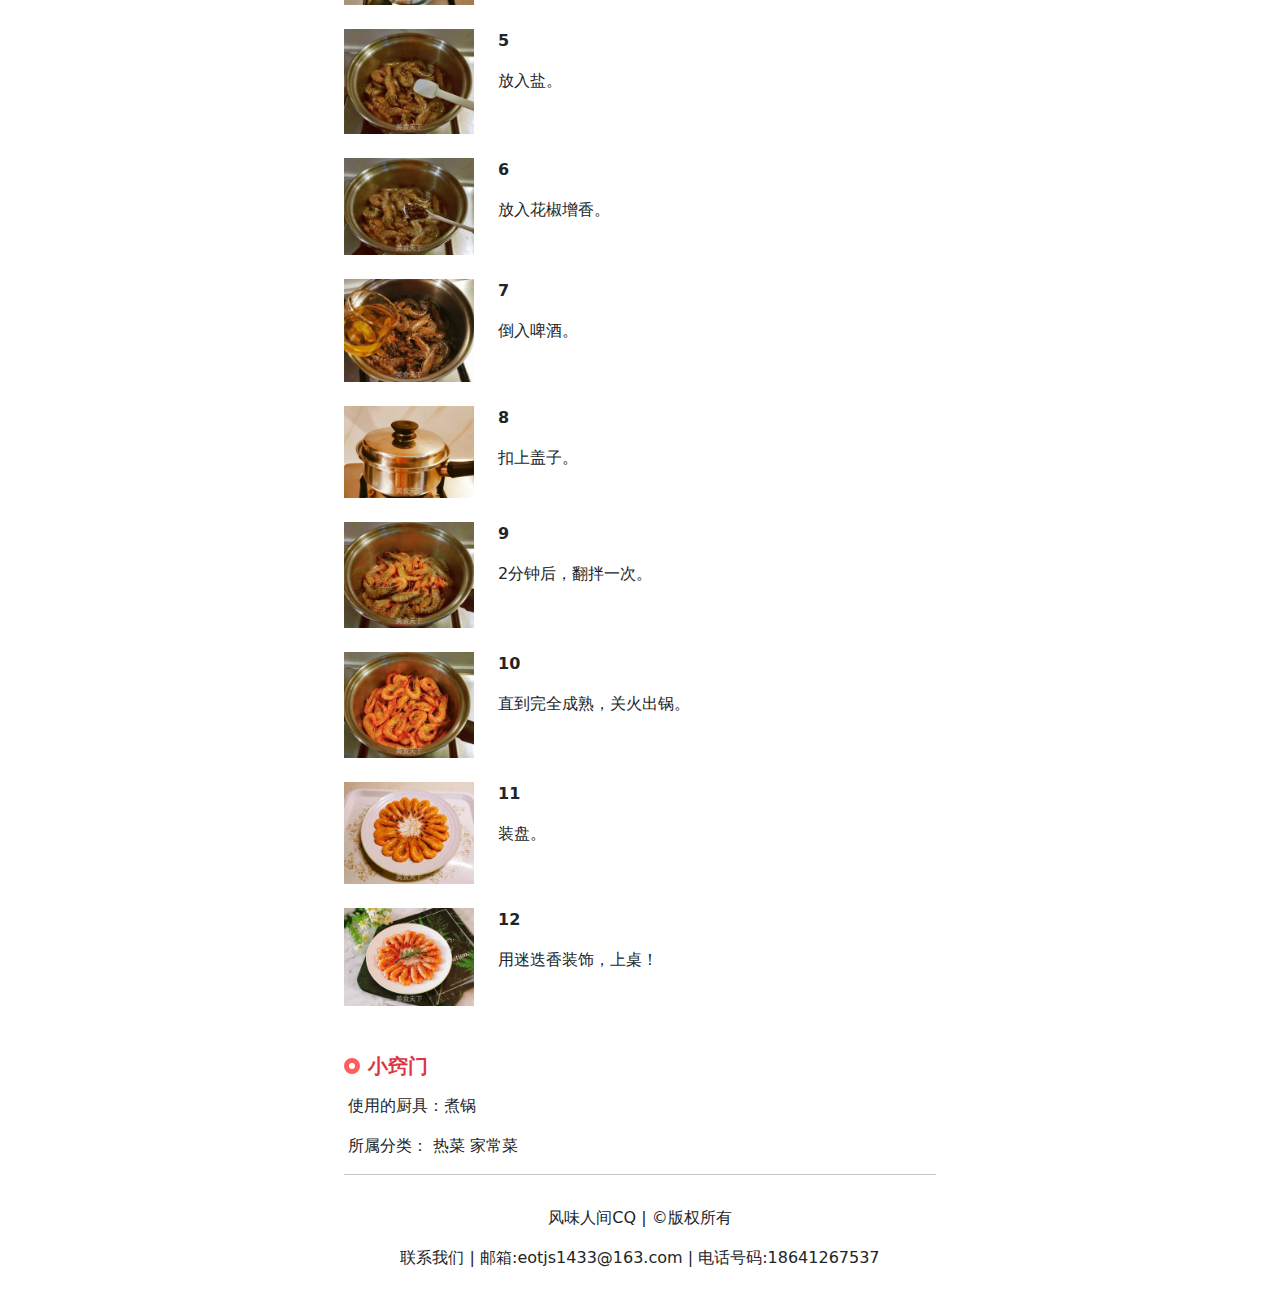
<file: 风味人间/美食制作/椒香啤酒基围虾.html>
<!DOCTYPE html>
<html lang="zh">
<head>
  <meta charset="UTF-8">
  <title>椒香啤酒基围虾</title>
  <link href="css/bootstrap.css" rel="stylesheet">
  <style>
    .section-title {
      color: #f33;
      font-weight: bold;
      margin-bottom: 1rem;
    }
    .card-header {
      font-weight: bold;
      border-bottom: none;
      background-color: transparent;
      padding-bottom: 0;
    }
    .ingredient-item {
      font-size: 1.1rem;
      font-weight: 500;
    }
    .ingredient-amount {
      font-size: 0.9rem;
      color: gray;
    }
      .circle-icon {
    width: 16px;
    height: 16px;
    border: 5px solid #ff5c5c; /* 外圈红色 */
    border-radius: 50%;
    background-color: white;   /* 中间空心 */
    box-sizing: border-box;
    }
    #scrollUp {
    background: rgb(249,225,3);
    height: 35px;
    width: 35px;
    right: 50px;
    bottom: 77px;
    color: #fff;
    font-size: 20px;
    text-align: center;
    border-radius: 50%;
    font-size: 20px;
    line-height: 34px;
    }
  </style>
</head>
<body class="p-4">
  <div class="container" style="max-width: 50%;">

    <!-- 成品图展示区 -->
    <div class="text-center mb-4">
      <h1 class="fw-bold">椒香啤酒基围虾</h1>
      <img src="jpg//椒香啤酒基围虾/1.jpg" class="img-fluid" alt="椒香啤酒基围虾成品图">
    </div>

    <!-- 食材明细标题 -->
    <div class="d-flex align-items-center mb-3">
        <div class="circle-icon me-2"></div>
        <h5 class="m-0 fw-bold text-danger">食材明细</h5>
    </div>
    <!-- 主料 -->
    <div class="card mb-3">
      <div class="card-header">主料</div>
      <div class="card-body">
        <div class="row text-center">
          <div class="col-4">
            <div class="col-auto ingredient-item">基围虾</div>
            <div class="col-auto ingredient-amount">300g</div>
          </div>
        </div>
      </div>
    </div>

    <!-- 辅料 -->
    <div class="card mb-3">
      <div class="card-header">辅料</div>
      <div class="card-body">
        <div class="row text-center">
          <div class="col-4">
            <div class="ingredient-item">新摘迷迭香</div>
            <div class="ingredient-amount">1只</div>
          </div>
        </div>
      </div>
    </div>

    <!-- 配料 -->
    <div class="card mb-3">
      <div class="card-header">配料</div>
      <div class="card-body">
        <div class="row text-center">
          <div class="col-3">
            <div class="ingredient-item">花椒</div>
            <div class="ingredient-amount">20粒</div>
          </div>
          <div class="col-3">
            <div class="ingredient-item">啤酒</div>
            <div class="ingredient-amount">50g</div>
          </div>
          <div class="col-3">
            <div class="ingredient-item">盐</div>
            <div class="ingredient-amount">2g</div>
          </div>
        </div>
      </div>
    </div>

    <!-- 口味等 -->
    <div class="card mb-4">
      <div class="card-body">
        <div class="row text-center">
          <div class="col-3">
            <div class="ingredient-item">咸香</div>
            <div class="ingredient-amount">口味</div>
          </div>
          <div class="col-3">
            <div class="ingredient-item">焖</div>
            <div class="ingredient-amount">工艺</div>
          </div>
          <div class="col-3">
            <div class="ingredient-item">一小时</div>
            <div class="ingredient-amount">耗时</div>
          </div>
          <div class="col-3">
            <div class="ingredient-item">普通</div>
            <div class="ingredient-amount">难度</div>
          </div>
        </div>
      </div>
    </div>

    <!-- 做法步骤标题 -->
     <div class="d-flex align-items-center mb-3">
        <div class="circle-icon me-2"></div>
        <h5 class="m-0 fw-bold text-danger">椒香啤酒基围虾的做法步骤</h5>
    </div>
    <!-- 步骤 1 -->
    <div class="row mb-4 align-items-start">
      <div class="col-3">
        <img src="jpg/椒香啤酒基围虾/2.jpg" class="img-fluid" alt="步骤1">
      </div>
      <div class="col-9">
        <p><strong>1</strong></p>
        <p>活蹦乱跳的基围虾。</p>
      </div>
    </div>

    <!-- 步骤 2 -->
    <div class="row mb-4 align-items-start">
      <div class="col-3">
        <img src="jpg/椒香啤酒基围虾/3.jpg" class="img-fluid" alt="步骤2">
      </div>
      <div class="col-9">
        <p><strong>2</strong></p>
        <p>盐、啤酒和花椒备好。</p>
      </div>
    </div>

    <!-- 步骤 3 -->
    <div class="row mb-4 align-items-start">
      <div class="col-3">
        <img src="jpg/椒香啤酒基围虾/4.jpg" class="img-fluid" alt="步骤3">
      </div>
      <div class="col-9">
        <p><strong>3</strong></p>
        <p>清洗干净，挑出虾线。</p>
      </div>
    </div>

    <!-- 步骤 4 -->
    <div class="row mb-4 align-items-start">
      <div class="col-3">
        <img src="jpg/椒香啤酒基围虾/5.jpg" class="img-fluid" alt="步骤4">
      </div>
      <div class="col-9">
        <p><strong>4</strong></p>
        <p>放入锅中小火加热。</p>
      </div>
    </div>

     <!-- 步骤 5 -->
    <div class="row mb-4 align-items-start">
      <div class="col-3">
        <img src="jpg/椒香啤酒基围虾/6.jpg" class="img-fluid" alt="步骤4">
      </div>
      <div class="col-9">
        <p><strong>5</strong></p>
        <p>放入盐。</p>
      </div>
    </div>

     <!-- 步骤 6 -->
    <div class="row mb-4 align-items-start">
      <div class="col-3">
        <img src="jpg/椒香啤酒基围虾/7.jpg" class="img-fluid" alt="步骤4">
      </div>
      <div class="col-9">
        <p><strong>6</strong></p>
        <p>放入花椒增香。</p>
      </div>
    </div>

     <!-- 步骤 7 -->
    <div class="row mb-4 align-items-start">
      <div class="col-3">
        <img src="jpg/椒香啤酒基围虾/8.jpg" class="img-fluid" alt="步骤5">
      </div>
      <div class="col-9">
        <p><strong>7</strong></p>
        <p>倒入啤酒。</p>
      </div>
    </div>

    <!-- 步骤 8 -->
    <div class="row mb-4 align-items-start">
      <div class="col-3">
        <img src="jpg/椒香啤酒基围虾/9.jpg" class="img-fluid" alt="步骤4">
      </div>
      <div class="col-9">
        <p><strong>8</strong></p>
        <p>扣上盖子。</p>
      </div>
    </div>

    <!-- 步骤 9 -->
    <div class="row mb-4 align-items-start">
      <div class="col-3">
        <img src="jpg/椒香啤酒基围虾/10.jpg" class="img-fluid" alt="步骤4">
      </div>
      <div class="col-9">
        <p><strong>9</strong></p>
        <p>2分钟后，翻拌一次。</p>
      </div>
    </div>

    <!-- 步骤 10 -->
    <div class="row mb-4 align-items-start">
      <div class="col-3">
        <img src="jpg/椒香啤酒基围虾/11.jpg" class="img-fluid" alt="步骤4">
      </div>
      <div class="col-9">
        <p><strong>10</strong></p>
        <p>直到完全成熟，关火出锅。</p>
      </div>
    </div>

    <!-- 步骤 11 -->
    <div class="row mb-4 align-items-start">
      <div class="col-3">
        <img src="jpg/椒香啤酒基围虾/12.jpg" class="img-fluid" alt="步骤4">
      </div>
      <div class="col-9">
        <p><strong>11</strong></p>
        <p>装盘。</p>
      </div>
    </div>

    <!-- 步骤 12 -->
    <div class="row mb-4 align-items-start">
      <div class="col-3">
        <img src="jpg/椒香啤酒基围虾/13.jpg" class="img-fluid" alt="步骤4">
      </div>
      <div class="col-9">
        <p><strong>12</strong></p>
        <p>用迷迭香装饰，上桌！</p>
      </div>
    </div>

    <!-- 小窍门 -->
    <div class="mt-5">
    <div class="d-flex align-items-center mb-3">
        <div class="circle-icon me-2"></div>
        <h5 class="m-0 fw-bold text-danger">小窍门</h5>
    </div>
    <div class="ps-1">
        <p>使用的厨具：煮锅</p>
        <p>所属分类： 热菜   家常菜 </p>
    </div>
    </div>
    <hr>
    <div class="row">
            <center style="padding-top: 15px;"><p>风味人间CQ | &copy;版权所有</p></center>
            <center><p>联系我们 | 邮箱:eotjs1433@163.com | 电话号码:18641267537</p></center>
    </div>
    <a id="scrollUp" href="美食制作.html" style="position: fixed; z-index: 2147483647; display: block;"><i class="fas fa-angle-up">6</i></a>
  </div>

</body>
</html>
</file>
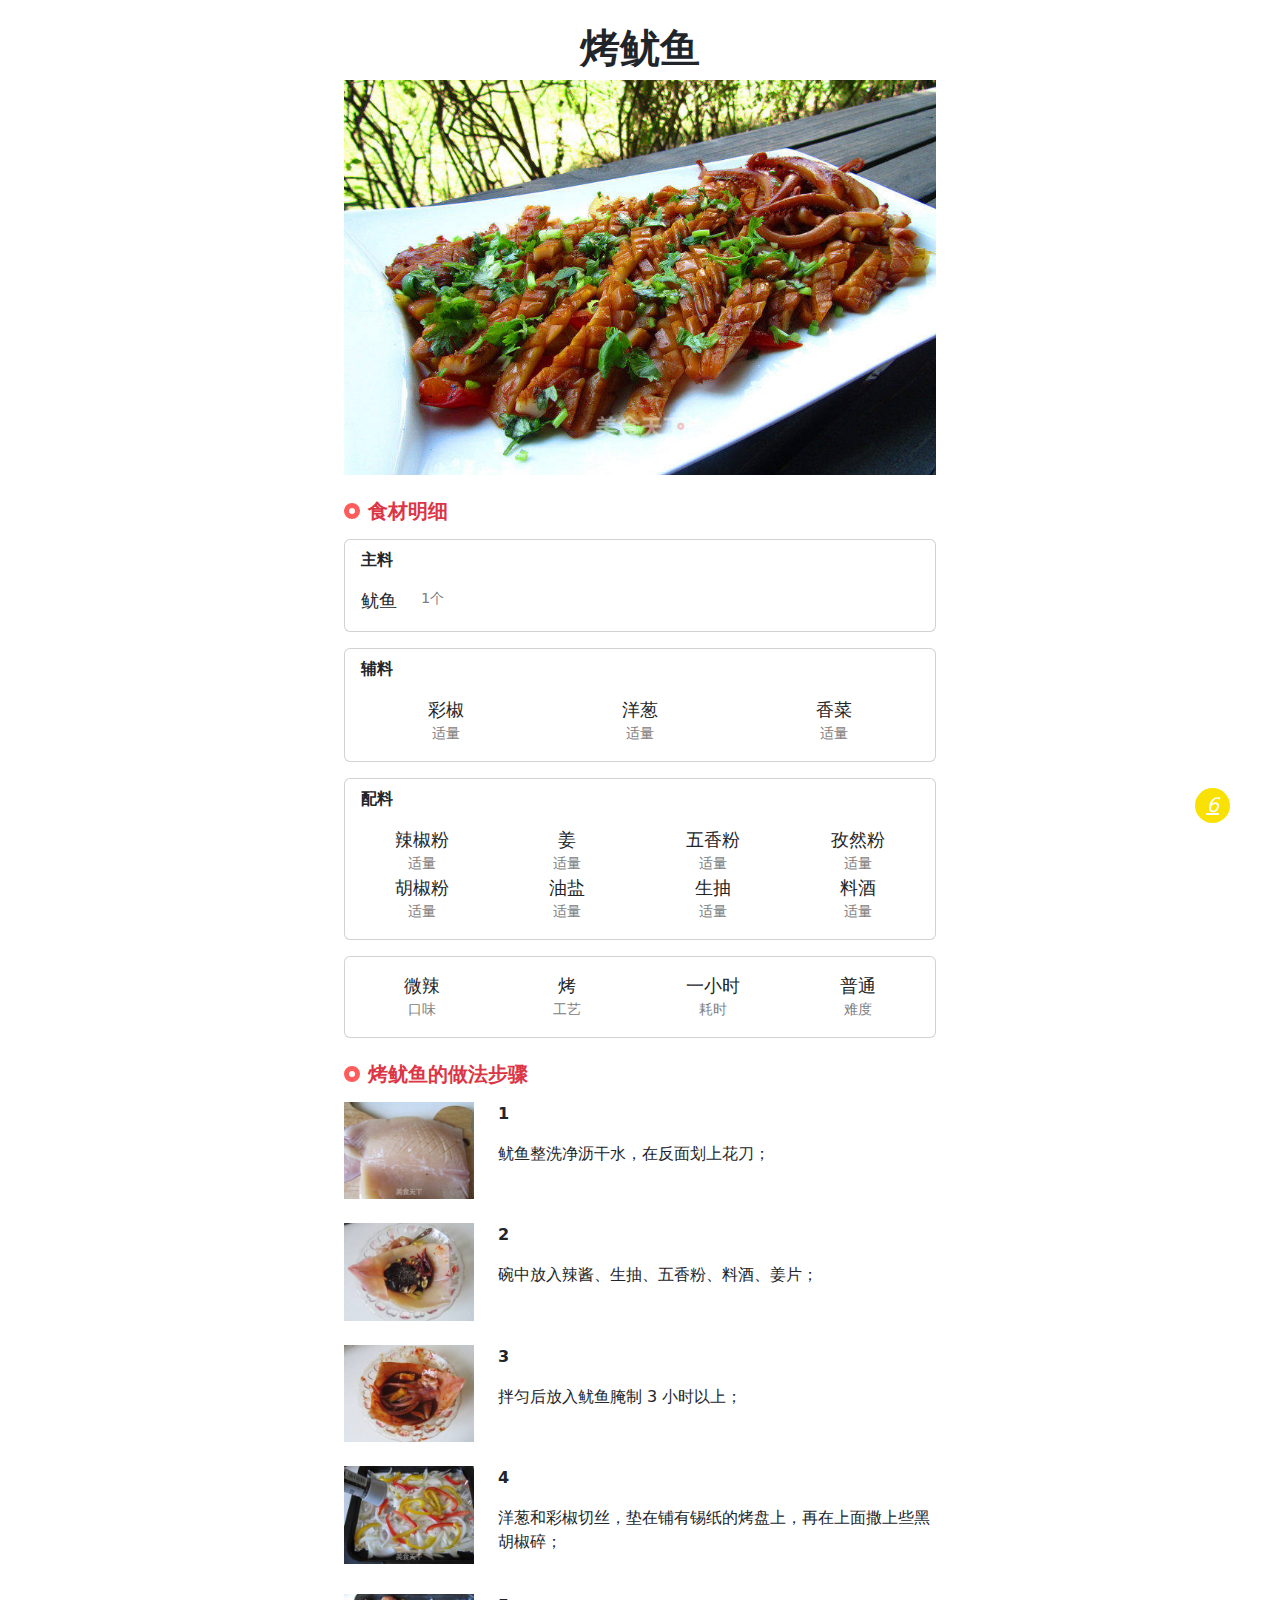
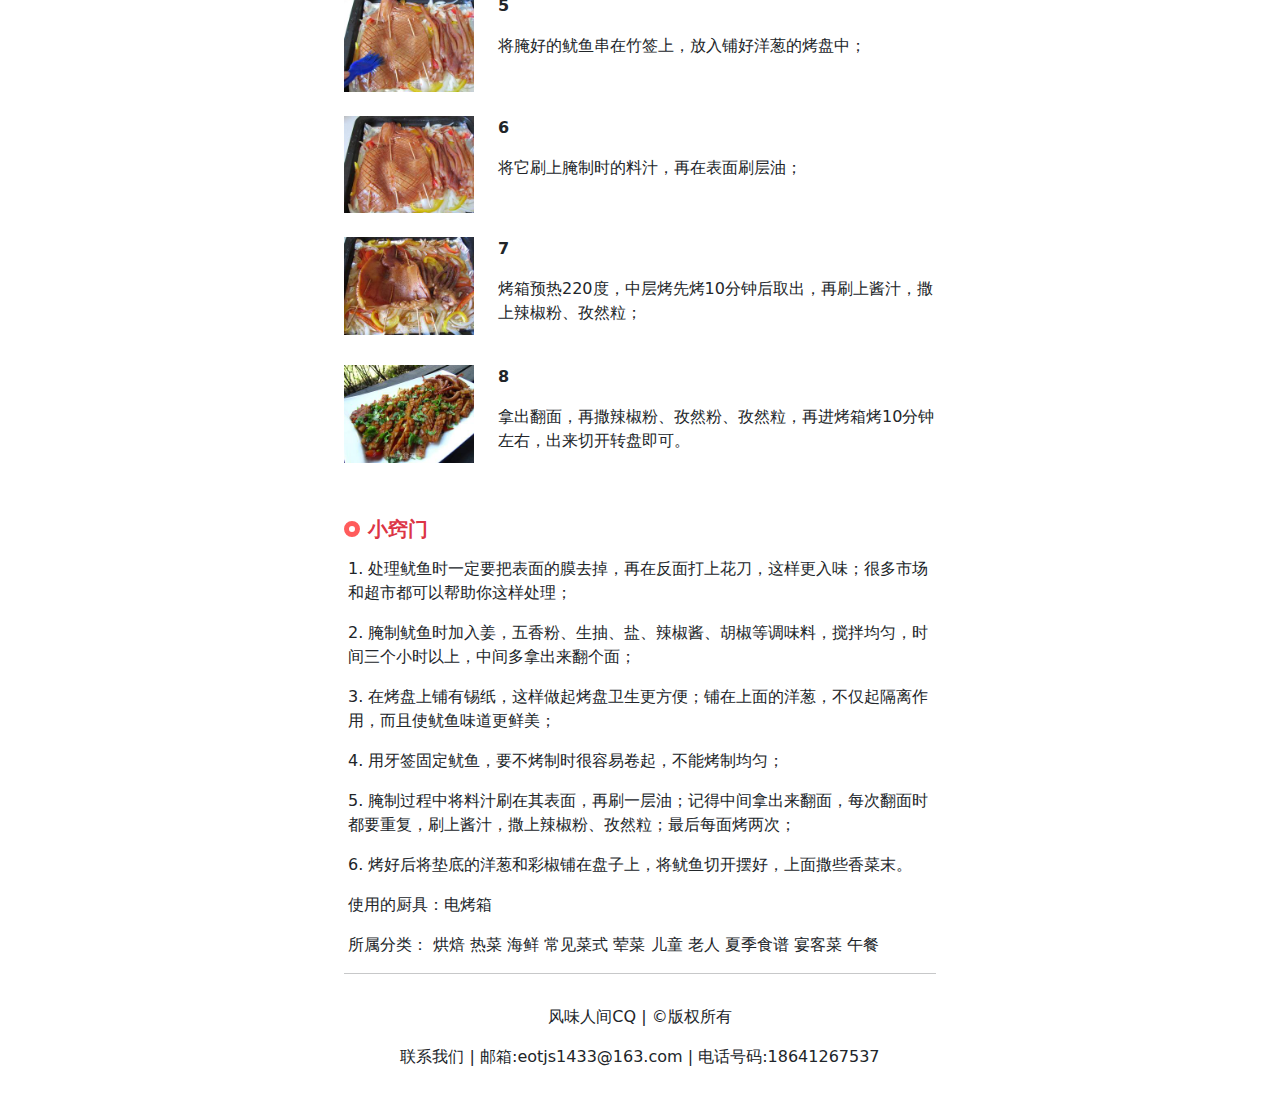
<file: 风味人间/美食制作/烤鱿鱼.html>
<!DOCTYPE html>
<html lang="zh">
<head>
  <meta charset="UTF-8">
  <title>烤鱿鱼</title>
  <link href="css/bootstrap.css" rel="stylesheet">
  <style>
    .section-title {
      color: #f33;
      font-weight: bold;
      margin-bottom: 1rem;
    }
    .card-header {
      font-weight: bold;
      border-bottom: none;
      background-color: transparent;
      padding-bottom: 0;
    }
    .ingredient-item {
      font-size: 1.1rem;
      font-weight: 500;
    }
    .ingredient-amount {
      font-size: 0.9rem;
      color: gray;
    }
      .circle-icon {
    width: 16px;
    height: 16px;
    border: 5px solid #ff5c5c; /* 外圈红色 */
    border-radius: 50%;
    background-color: white;   /* 中间空心 */
    box-sizing: border-box;
    }
    #scrollUp {
    background: rgb(249,225,3);
    height: 35px;
    width: 35px;
    right: 50px;
    bottom: 77px;
    color: #fff;
    font-size: 20px;
    text-align: center;
    border-radius: 50%;
    font-size: 20px;
    line-height: 34px;
    }
  </style>
</head>
<body class="p-4">
  <div class="container" style="max-width: 50%;">

    <!-- 成品图展示区 -->
    <div class="text-center mb-4">
      <h1 class="fw-bold">烤鱿鱼</h1>
      <img src="jpg/烤鱿鱼/as1.jpg" class="img-fluid" alt="烤鱿鱼成品图">
    </div>

    <!-- 食材明细标题 -->
    <div class="d-flex align-items-center mb-3">
        <div class="circle-icon me-2"></div>
        <h5 class="m-0 fw-bold text-danger">食材明细</h5>
    </div>
    <!-- 主料 -->
    <div class="card mb-3">
      <div class="card-header">主料</div>
      <div class="card-body">
        <div class="row">
          <div class="col-auto ingredient-item">鱿鱼</div>
          <div class="col-auto ingredient-amount">1个</div>
        </div>
      </div>
    </div>

    <!-- 辅料 -->
    <div class="card mb-3">
      <div class="card-header">辅料</div>
      <div class="card-body">
        <div class="row text-center">
          <div class="col-4">
            <div class="ingredient-item">彩椒</div>
            <div class="ingredient-amount">适量</div>
          </div>
          <div class="col-4">
            <div class="ingredient-item">洋葱</div>
            <div class="ingredient-amount">适量</div>
          </div>
          <div class="col-4">
            <div class="ingredient-item">香菜</div>
            <div class="ingredient-amount">适量</div>
          </div>
        </div>
      </div>
    </div>

    <!-- 配料 -->
    <div class="card mb-3">
      <div class="card-header">配料</div>
      <div class="card-body">
        <div class="row text-center">
          <div class="col-3">
            <div class="ingredient-item">辣椒粉</div>
            <div class="ingredient-amount">适量</div>
          </div>
          <div class="col-3">
            <div class="ingredient-item">姜</div>
            <div class="ingredient-amount">适量</div>
          </div>
          <div class="col-3">
            <div class="ingredient-item">五香粉</div>
            <div class="ingredient-amount">适量</div>
          </div>
          <div class="col-3">
            <div class="ingredient-item">孜然粉</div>
            <div class="ingredient-amount">适量</div>
          </div>
          <div class="col-3">
            <div class="ingredient-item">胡椒粉</div>
            <div class="ingredient-amount">适量</div>
          </div>
          <div class="col-3">
            <div class="ingredient-item">油盐</div>
            <div class="ingredient-amount">适量</div>
          </div>
          <div class="col-3">
            <div class="ingredient-item">生抽</div>
            <div class="ingredient-amount">适量</div>
          </div>
          <div class="col-3">
            <div class="ingredient-item">料酒</div>
            <div class="ingredient-amount">适量</div>
          </div>
        </div>
      </div>
    </div>

    <!-- 口味等 -->
    <div class="card mb-4">
      <div class="card-body">
        <div class="row text-center">
          <div class="col-3">
            <div class="ingredient-item">微辣</div>
            <div class="ingredient-amount">口味</div>
          </div>
          <div class="col-3">
            <div class="ingredient-item">烤</div>
            <div class="ingredient-amount">工艺</div>
          </div>
          <div class="col-3">
            <div class="ingredient-item">一小时</div>
            <div class="ingredient-amount">耗时</div>
          </div>
          <div class="col-3">
            <div class="ingredient-item">普通</div>
            <div class="ingredient-amount">难度</div>
          </div>
        </div>
      </div>
    </div>

    <!-- 做法步骤标题 -->
     <div class="d-flex align-items-center mb-3">
        <div class="circle-icon me-2"></div>
        <h5 class="m-0 fw-bold text-danger">烤鱿鱼的做法步骤</h5>
    </div>
    <!-- 步骤 1 -->
    <div class="row mb-4 align-items-start">
      <div class="col-3">
        <img src="jpg/烤鱿鱼/as2.jpg" class="img-fluid" alt="步骤1">
      </div>
      <div class="col-9">
        <p><strong>1</strong></p>
        <p>鱿鱼整洗净沥干水，在反面划上花刀；</p>
      </div>
    </div>

    <!-- 步骤 2 -->
    <div class="row mb-4 align-items-start">
      <div class="col-3">
        <img src="jpg/烤鱿鱼/as3.jpg" class="img-fluid" alt="步骤2">
      </div>
      <div class="col-9">
        <p><strong>2</strong></p>
        <p>碗中放入辣酱、生抽、五香粉、料酒、姜片；</p>
      </div>
    </div>

    <!-- 步骤 3 -->
    <div class="row mb-4 align-items-start">
      <div class="col-3">
        <img src="jpg/烤鱿鱼/as4.jpg" class="img-fluid" alt="步骤3">
      </div>
      <div class="col-9">
        <p><strong>3</strong></p>
        <p>拌匀后放入鱿鱼腌制 3 小时以上；</p>
      </div>
    </div>

    <!-- 步骤 4 -->
    <div class="row mb-4 align-items-start">
      <div class="col-3">
        <img src="jpg/烤鱿鱼/as5.jpg" class="img-fluid" alt="步骤4">
      </div>
      <div class="col-9">
        <p><strong>4</strong></p>
        <p>洋葱和彩椒切丝，垫在铺有锡纸的烤盘上，再在上面撒上些黑胡椒碎；</p>
      </div>
    </div>

     <!-- 步骤 5 -->
    <div class="row mb-4 align-items-start">
      <div class="col-3">
        <img src="jpg/烤鱿鱼/as6.jpg" class="img-fluid" alt="步骤4">
      </div>
      <div class="col-9">
        <p><strong>5</strong></p>
        <p>将腌好的鱿鱼串在竹签上，放入铺好洋葱的烤盘中；</p>
      </div>
    </div>

     <!-- 步骤 6 -->
    <div class="row mb-4 align-items-start">
      <div class="col-3">
        <img src="jpg/烤鱿鱼/as7.jpg" class="img-fluid" alt="步骤4">
      </div>
      <div class="col-9">
        <p><strong>6</strong></p>
        <p>将它刷上腌制时的料汁，再在表面刷层油；</p>
      </div>
    </div>

     <!-- 步骤 7 -->
    <div class="row mb-4 align-items-start">
      <div class="col-3">
        <img src="jpg/烤鱿鱼/as8.jpg" class="img-fluid" alt="步骤5">
      </div>
      <div class="col-9">
        <p><strong>7</strong></p>
        <p>烤箱预热220度，中层烤先烤10分钟后取出，再刷上酱汁，撒上辣椒粉、孜然粒；</p>
      </div>
    </div>
    <!-- 步骤 8 -->
    <div class="row mb-4 align-items-start">
      <div class="col-3">
        <img src="jpg/烤鱿鱼/as9.jpg" class="img-fluid" alt="步骤4">
      </div>
      <div class="col-9">
        <p><strong>8</strong></p>
        <p>拿出翻面，再撒辣椒粉、孜然粉、孜然粒，再进烤箱烤10分钟左右，出来切开转盘即可。</p>
      </div>
    </div>

    <!-- 小窍门 -->
    <div class="mt-5">
    <div class="d-flex align-items-center mb-3">
        <div class="circle-icon me-2"></div>
        <h5 class="m-0 fw-bold text-danger">小窍门</h5>
    </div>
    <div class="ps-1">
        <p>1. 处理鱿鱼时一定要把表面的膜去掉，再在反面打上花刀，这样更入味；很多市场和超市都可以帮助你这样处理；</p>
        <p>2. 腌制鱿鱼时加入姜，五香粉、生抽、盐、辣椒酱、胡椒等调味料，搅拌均匀，时间三个小时以上，中间多拿出来翻个面；</p>
        <p>3. 在烤盘上铺有锡纸，这样做起烤盘卫生更方便；铺在上面的洋葱，不仅起隔离作用，而且使鱿鱼味道更鲜美；</p>
        <p>4. 用牙签固定鱿鱼，要不烤制时很容易卷起，不能烤制均匀；</p>
        <p>5. 腌制过程中将料汁刷在其表面，再刷一层油；记得中间拿出来翻面，每次翻面时都要重复，刷上酱汁，撒上辣椒粉、孜然粒；最后每面烤两次；</p>
        <p>6. 烤好后将垫底的洋葱和彩椒铺在盘子上，将鱿鱼切开摆好，上面撒些香菜末。</p>
        <p>使用的厨具：电烤箱</p>
        <p>所属分类： 烘焙   热菜   海鲜   常见菜式   荤菜   儿童   老人   夏季食谱   宴客菜   午餐  </p>
    </div>
    </div>
    <hr>
    <div class="row">
            <center style="padding-top: 15px;"><p>风味人间CQ | &copy;版权所有</p></center>
            <center><p>联系我们 | 邮箱:eotjs1433@163.com | 电话号码:18641267537</p></center>
    </div>
    <a id="scrollUp" href="美食制作.html" style="position: fixed; z-index: 2147483647; display: block;"><i class="fas fa-angle-up">6</i></a>
  </div>

</body>
</html>
</file>
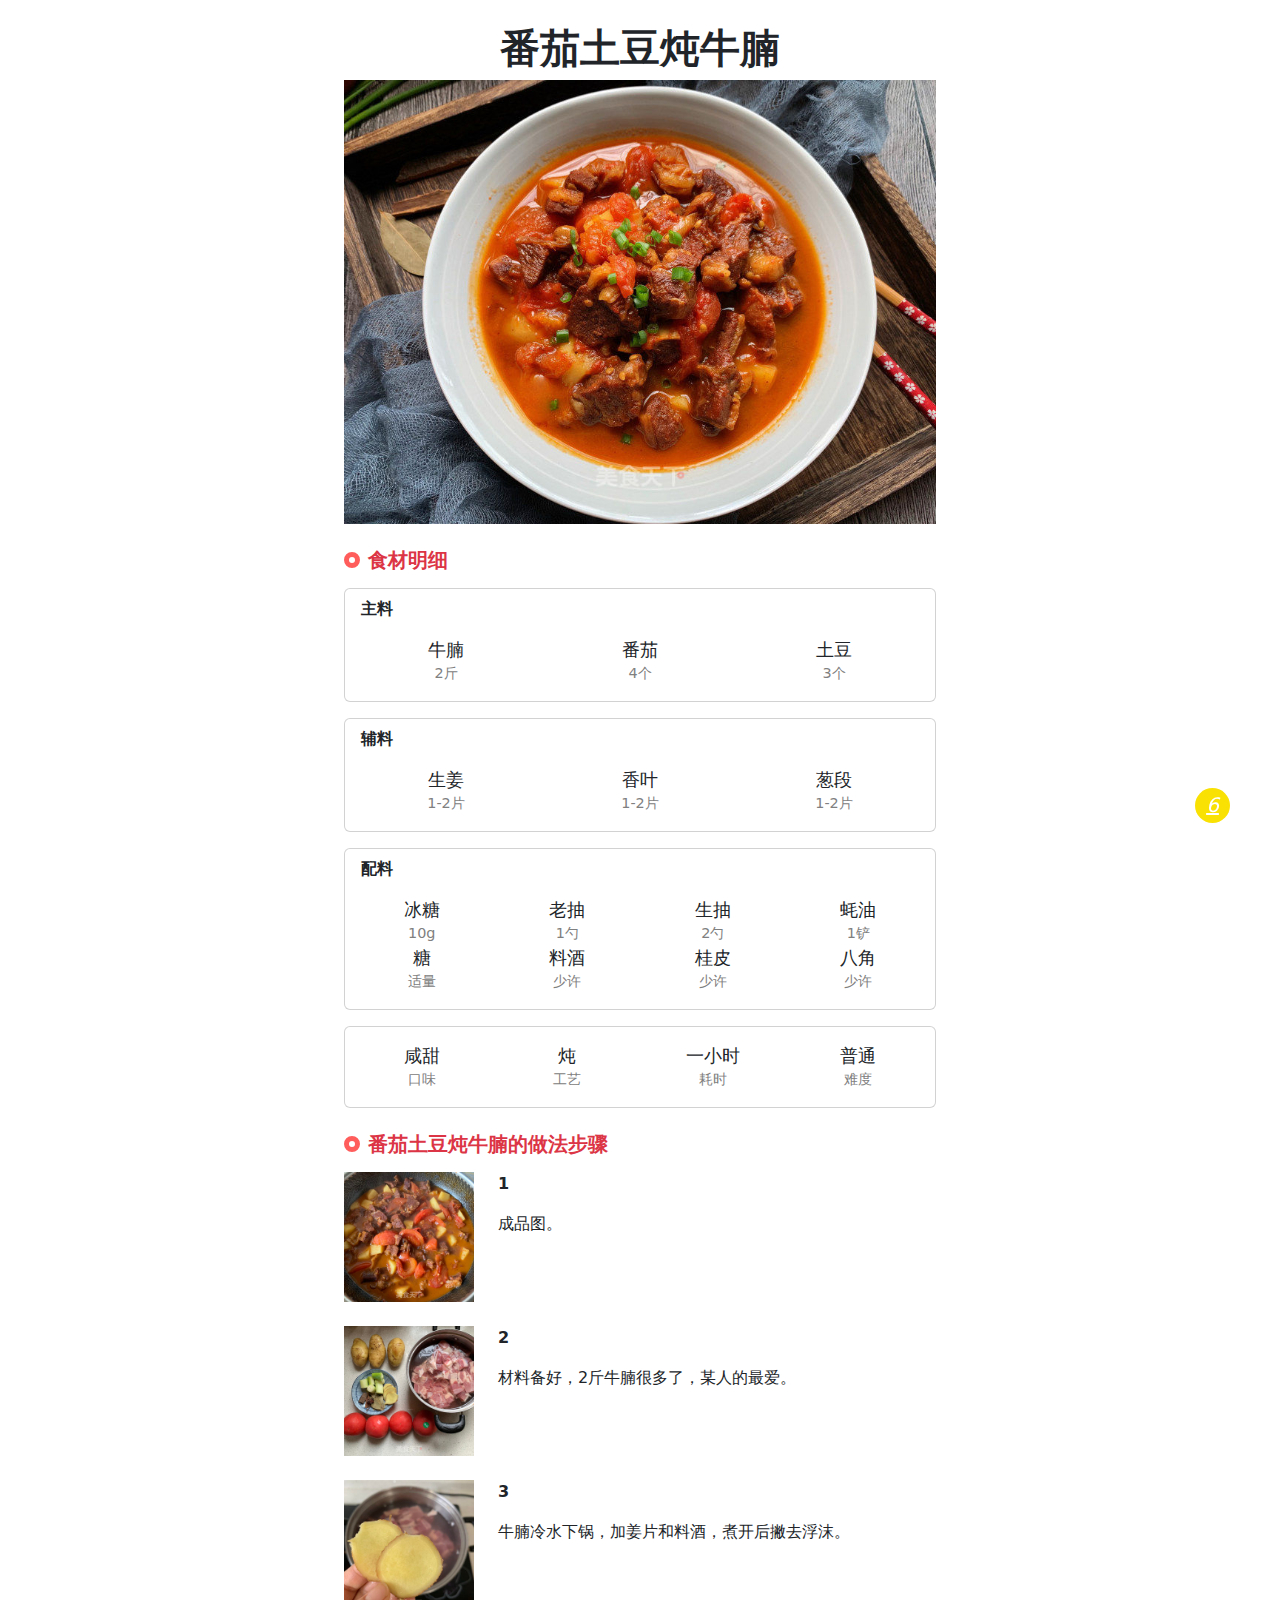
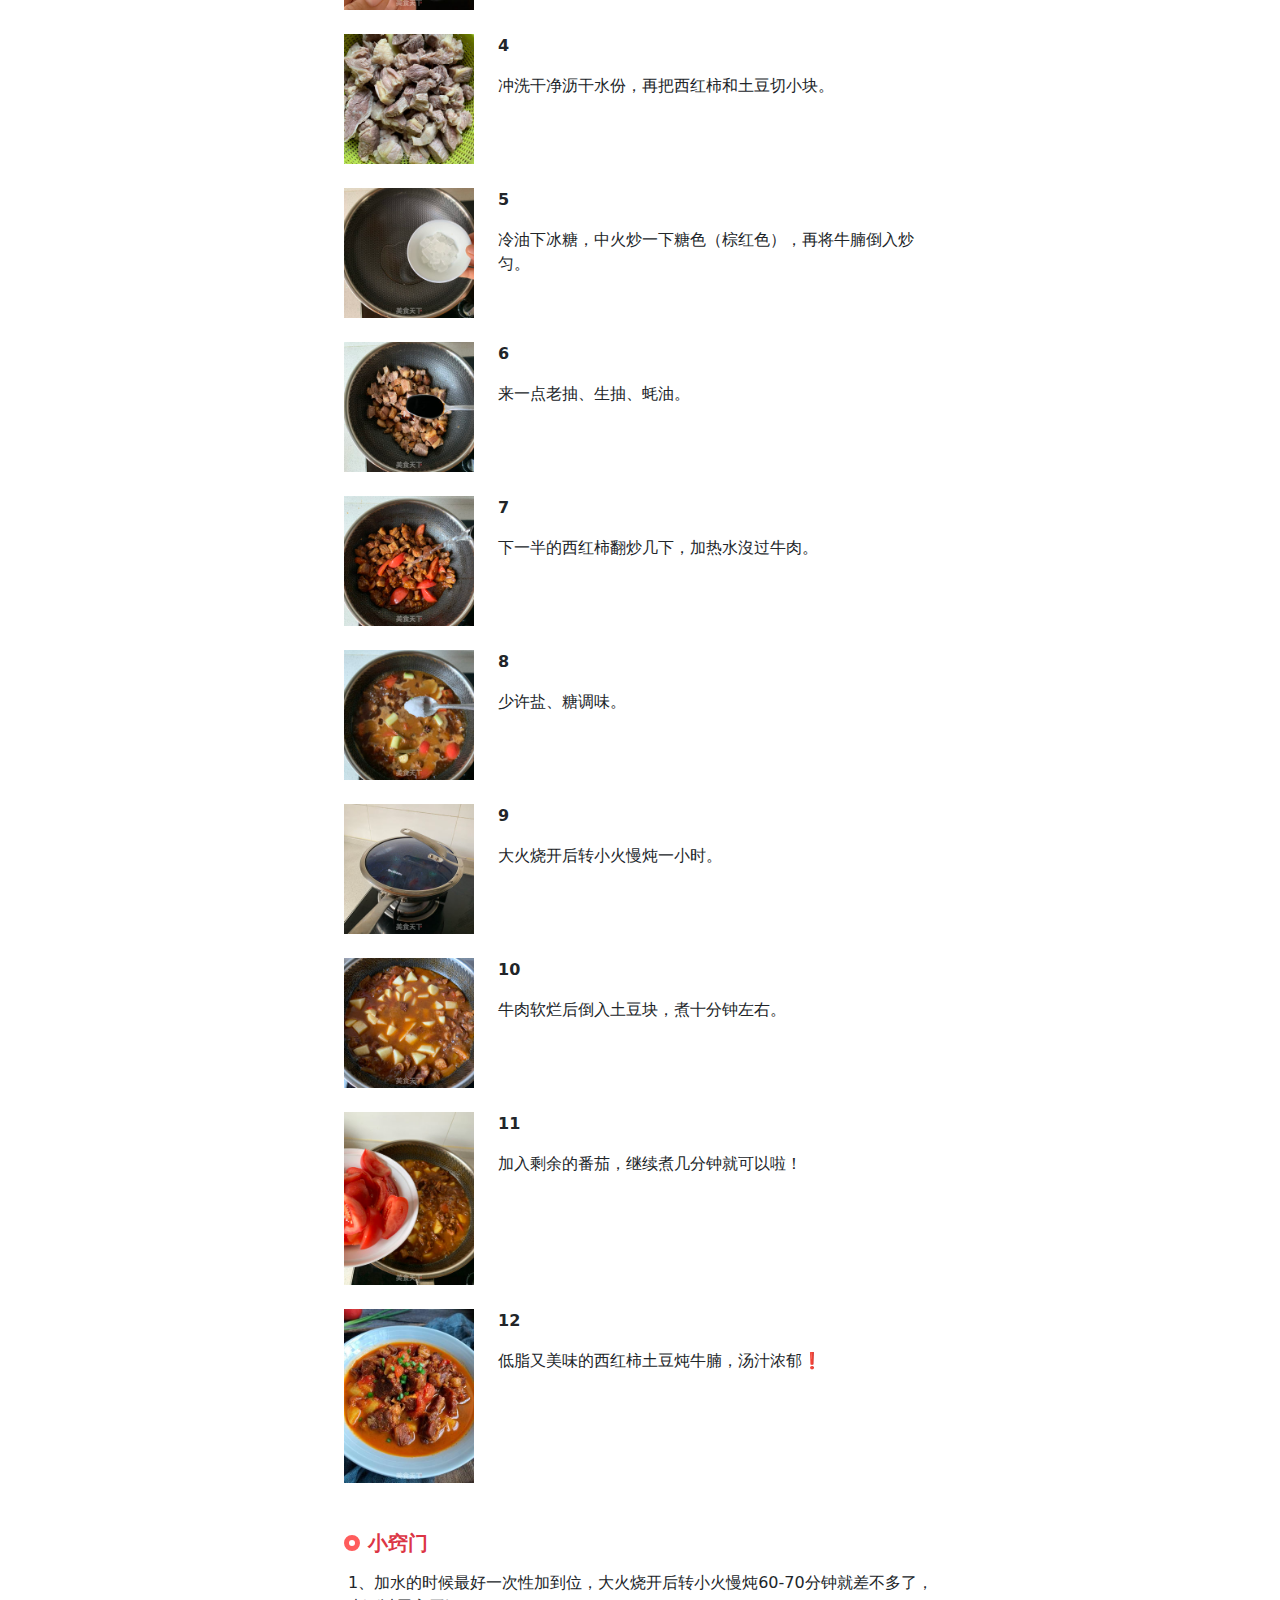
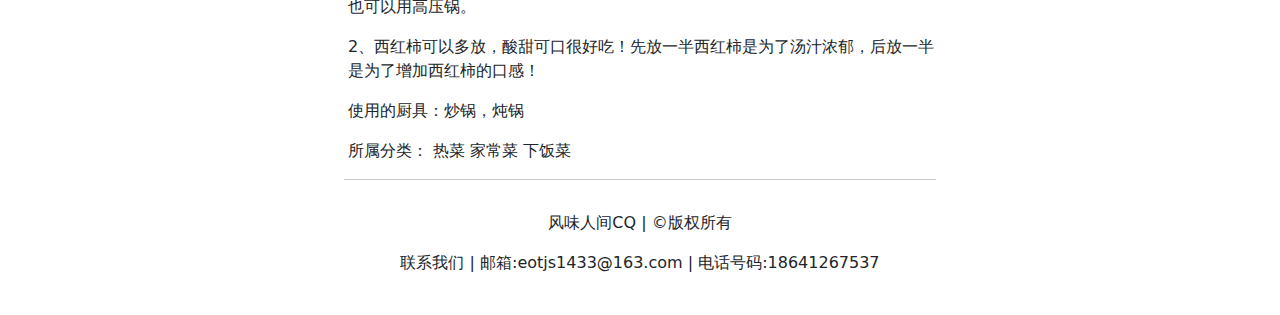
<file: 风味人间/美食制作/番茄土豆炖牛腩.html>
<!DOCTYPE html>
<html lang="zh">
<head>
  <meta charset="UTF-8">
  <title>番茄土豆炖牛腩</title>
  <link href="css/bootstrap.css" rel="stylesheet">
  <style>
    .section-title {
      color: #f33;
      font-weight: bold;
      margin-bottom: 1rem;
    }
    .card-header {
      font-weight: bold;
      border-bottom: none;
      background-color: transparent;
      padding-bottom: 0;
    }
    .ingredient-item {
      font-size: 1.1rem;
      font-weight: 500;
    }
    .ingredient-amount {
      font-size: 0.9rem;
      color: gray;
    }
      .circle-icon {
    width: 16px;
    height: 16px;
    border: 5px solid #ff5c5c; /* 外圈红色 */
    border-radius: 50%;
    background-color: white;   /* 中间空心 */
    box-sizing: border-box;
    }
    #scrollUp {
    background: rgb(249,225,3);
    height: 35px;
    width: 35px;
    right: 50px;
    bottom: 77px;
    color: #fff;
    font-size: 20px;
    text-align: center;
    border-radius: 50%;
    font-size: 20px;
    line-height: 34px;
    }
  </style>
</head>
<body class="p-4">
  <div class="container" style="max-width: 50%;">

    <!-- 成品图展示区 -->
    <div class="text-center mb-4">
      <h1 class="fw-bold">番茄土豆炖牛腩</h1>
      <img src="jpg//番茄土豆炖牛腩/1.jpg" class="img-fluid" alt="番茄土豆炖牛腩成品图">
    </div>

    <!-- 食材明细标题 -->
    <div class="d-flex align-items-center mb-3">
        <div class="circle-icon me-2"></div>
        <h5 class="m-0 fw-bold text-danger">食材明细</h5>
    </div>
    <!-- 主料 -->
    <div class="card mb-3">
      <div class="card-header">主料</div>
      <div class="card-body">
        <div class="row text-center">
          <div class="col-4">
            <div class="col-auto ingredient-item">牛腩</div>
            <div class="col-auto ingredient-amount">2斤</div>
          </div>
          <div class="col-4">
            <div class="col-auto ingredient-item">番茄</div>
            <div class="col-auto ingredient-amount">4个</div>
          </div>
          <div class="col-4">
            <div class="col-auto ingredient-item">土豆</div>
            <div class="col-auto ingredient-amount">3个</div>
          </div>
        </div>
      </div>
    </div>

    <!-- 辅料 -->
    <div class="card mb-3">
      <div class="card-header">辅料</div>
      <div class="card-body">
        <div class="row text-center">
          <div class="col-4">
            <div class="ingredient-item">生姜</div>
            <div class="ingredient-amount">1-2片</div>
          </div>
          <div class="col-4">
            <div class="ingredient-item">香叶</div>
            <div class="ingredient-amount">1-2片</div>
          </div>
          <div class="col-4">
            <div class="ingredient-item">葱段</div>
            <div class="ingredient-amount">1-2片</div>
          </div>
        </div>
      </div>
    </div>

    <!-- 配料 -->
    <div class="card mb-3">
      <div class="card-header">配料</div>
      <div class="card-body">
        <div class="row text-center">
          <div class="col-3">
            <div class="ingredient-item">冰糖</div>
            <div class="ingredient-amount">10g</div>
          </div>
          <div class="col-3">
            <div class="ingredient-item">老抽</div>
            <div class="ingredient-amount">1勺</div>
          </div>
          <div class="col-3">
            <div class="ingredient-item">生抽</div>
            <div class="ingredient-amount">2勺</div>
          </div>
          <div class="col-3">
            <div class="ingredient-item">蚝油</div>
            <div class="ingredient-amount">1铲</div>
          </div>
          <div class="col-3">
            <div class="ingredient-item">糖</div>
            <div class="ingredient-amount">适量</div>
          </div>
          <div class="col-3">
            <div class="ingredient-item">料酒</div>
            <div class="ingredient-amount">少许</div>
          </div>
          <div class="col-3">
            <div class="ingredient-item">桂皮</div>
            <div class="ingredient-amount">少许</div>
          </div>
          <div class="col-3">
            <div class="ingredient-item">八角</div>
            <div class="ingredient-amount">少许</div>
          </div>
        </div>
      </div>
    </div>

    <!-- 口味等 -->
    <div class="card mb-4">
      <div class="card-body">
        <div class="row text-center">
          <div class="col-3">
            <div class="ingredient-item">咸甜</div>
            <div class="ingredient-amount">口味</div>
          </div>
          <div class="col-3">
            <div class="ingredient-item">炖</div>
            <div class="ingredient-amount">工艺</div>
          </div>
          <div class="col-3">
            <div class="ingredient-item">一小时</div>
            <div class="ingredient-amount">耗时</div>
          </div>
          <div class="col-3">
            <div class="ingredient-item">普通</div>
            <div class="ingredient-amount">难度</div>
          </div>
        </div>
      </div>
    </div>

    <!-- 做法步骤标题 -->
     <div class="d-flex align-items-center mb-3">
        <div class="circle-icon me-2"></div>
        <h5 class="m-0 fw-bold text-danger">番茄土豆炖牛腩的做法步骤</h5>
    </div>
    <!-- 步骤 1 -->
    <div class="row mb-4 align-items-start">
      <div class="col-3">
        <img src="jpg/番茄土豆炖牛腩/2.jpg" class="img-fluid" alt="步骤1">
      </div>
      <div class="col-9">
        <p><strong>1</strong></p>
        <p>成品图。</p>
      </div>
    </div>

    <!-- 步骤 2 -->
    <div class="row mb-4 align-items-start">
      <div class="col-3">
        <img src="jpg/番茄土豆炖牛腩/3.jpg" class="img-fluid" alt="步骤2">
      </div>
      <div class="col-9">
        <p><strong>2</strong></p>
        <p>材料备好，2斤牛腩很多了，某人的最爱。</p>
      </div>
    </div>

    <!-- 步骤 3 -->
    <div class="row mb-4 align-items-start">
      <div class="col-3">
        <img src="jpg/番茄土豆炖牛腩/4.jpg" class="img-fluid" alt="步骤3">
      </div>
      <div class="col-9">
        <p><strong>3</strong></p>
        <p>牛腩冷水下锅，加姜片和料酒，煮开后撇去浮沫。</p>
      </div>
    </div>

    <!-- 步骤 4 -->
    <div class="row mb-4 align-items-start">
      <div class="col-3">
        <img src="jpg/番茄土豆炖牛腩/5.jpg" class="img-fluid" alt="步骤4">
      </div>
      <div class="col-9">
        <p><strong>4</strong></p>
        <p>冲洗干净沥干水份，再把西红柿和土豆切小块。</p>
      </div>
    </div>

     <!-- 步骤 5 -->
    <div class="row mb-4 align-items-start">
      <div class="col-3">
        <img src="jpg/番茄土豆炖牛腩/6.jpg" class="img-fluid" alt="步骤4">
      </div>
      <div class="col-9">
        <p><strong>5</strong></p>
        <p>冷油下冰糖，中火炒一下糖色（棕红色），再将牛腩倒入炒匀。</p>
      </div>
    </div>

     <!-- 步骤 6 -->
    <div class="row mb-4 align-items-start">
      <div class="col-3">
        <img src="jpg/番茄土豆炖牛腩/7.jpg" class="img-fluid" alt="步骤4">
      </div>
      <div class="col-9">
        <p><strong>6</strong></p>
        <p>来一点老抽、生抽、蚝油。</p>
      </div>
    </div>

     <!-- 步骤 7 -->
    <div class="row mb-4 align-items-start">
      <div class="col-3">
        <img src="jpg/番茄土豆炖牛腩/8.jpg" class="img-fluid" alt="步骤5">
      </div>
      <div class="col-9">
        <p><strong>7</strong></p>
        <p>下一半的西红柿翻炒几下，加热水沒过牛肉。</p>
      </div>
    </div>

    <!-- 步骤 8 -->
    <div class="row mb-4 align-items-start">
      <div class="col-3">
        <img src="jpg/番茄土豆炖牛腩/9.jpg" class="img-fluid" alt="步骤4">
      </div>
      <div class="col-9">
        <p><strong>8</strong></p>
        <p>少许盐、糖调味。</p>
      </div>
    </div>

    <!-- 步骤 9 -->
    <div class="row mb-4 align-items-start">
      <div class="col-3">
        <img src="jpg/番茄土豆炖牛腩/10.jpg" class="img-fluid" alt="步骤4">
      </div>
      <div class="col-9">
        <p><strong>9</strong></p>
        <p>大火烧开后转小火慢炖一小时。</p>
      </div>
    </div>

    <!-- 步骤 10 -->
    <div class="row mb-4 align-items-start">
      <div class="col-3">
        <img src="jpg/番茄土豆炖牛腩/11.jpg" class="img-fluid" alt="步骤4">
      </div>
      <div class="col-9">
        <p><strong>10</strong></p>
        <p>牛肉软烂后倒入土豆块，煮十分钟左右。</p>
      </div>
    </div>

    <!-- 步骤 11 -->
    <div class="row mb-4 align-items-start">
      <div class="col-3">
        <img src="jpg/番茄土豆炖牛腩/12.jpg" class="img-fluid" alt="步骤4">
      </div>
      <div class="col-9">
        <p><strong>11</strong></p>
        <p>加入剩余的番茄，继续煮几分钟就可以啦！</p>
      </div>
    </div>

    <!-- 步骤 12 -->
    <div class="row mb-4 align-items-start">
      <div class="col-3">
        <img src="jpg/番茄土豆炖牛腩/13.jpg" class="img-fluid" alt="步骤4">
      </div>
      <div class="col-9">
        <p><strong>12</strong></p>
        <p>低脂又美味的西红柿土豆炖牛腩，汤汁浓郁❗️</p>
      </div>
    </div>

    <!-- 小窍门 -->
    <div class="mt-5">
    <div class="d-flex align-items-center mb-3">
        <div class="circle-icon me-2"></div>
        <h5 class="m-0 fw-bold text-danger">小窍门</h5>
    </div>
    <div class="ps-1">
        <p>1、加水的时候最好一次性加到位，大火烧开后转小火慢炖60-70分钟就差不多了，也可以用高压锅。</p>
        <p>2、西红柿可以多放，酸甜可口很好吃！先放一半西红柿是为了汤汁浓郁，后放一半是为了增加西红柿的口感！</p>
        <p>使用的厨具：炒锅，炖锅</p>
        <p>所属分类： 热菜   家常菜 下饭菜</p>
    </div>
    </div>
    <hr>
    <div class="row">
            <center style="padding-top: 15px;"><p>风味人间CQ | &copy;版权所有</p></center>
            <center><p>联系我们 | 邮箱:eotjs1433@163.com | 电话号码:18641267537</p></center>
    </div>
    <a id="scrollUp" href="美食制作.html" style="position: fixed; z-index: 2147483647; display: block;"><i class="fas fa-angle-up">6</i></a>
  </div>

</body>
</html>
</file>
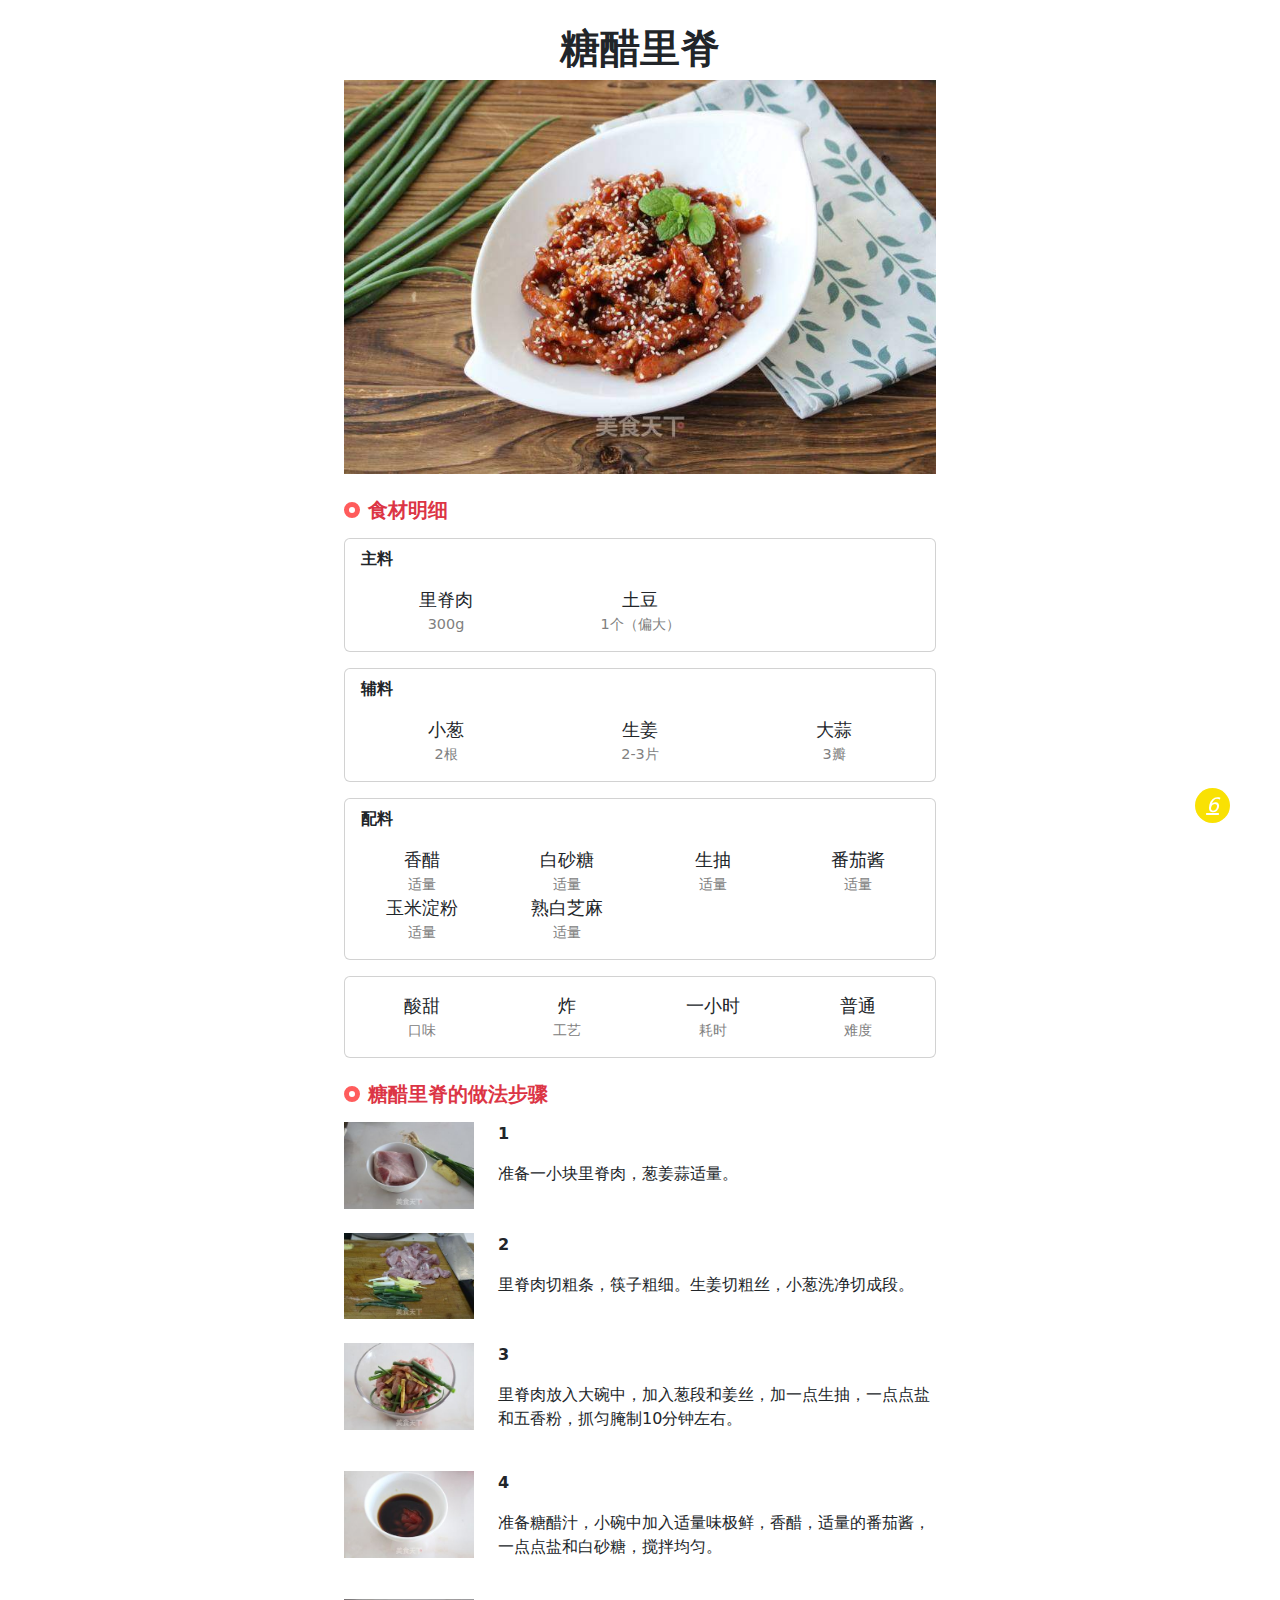
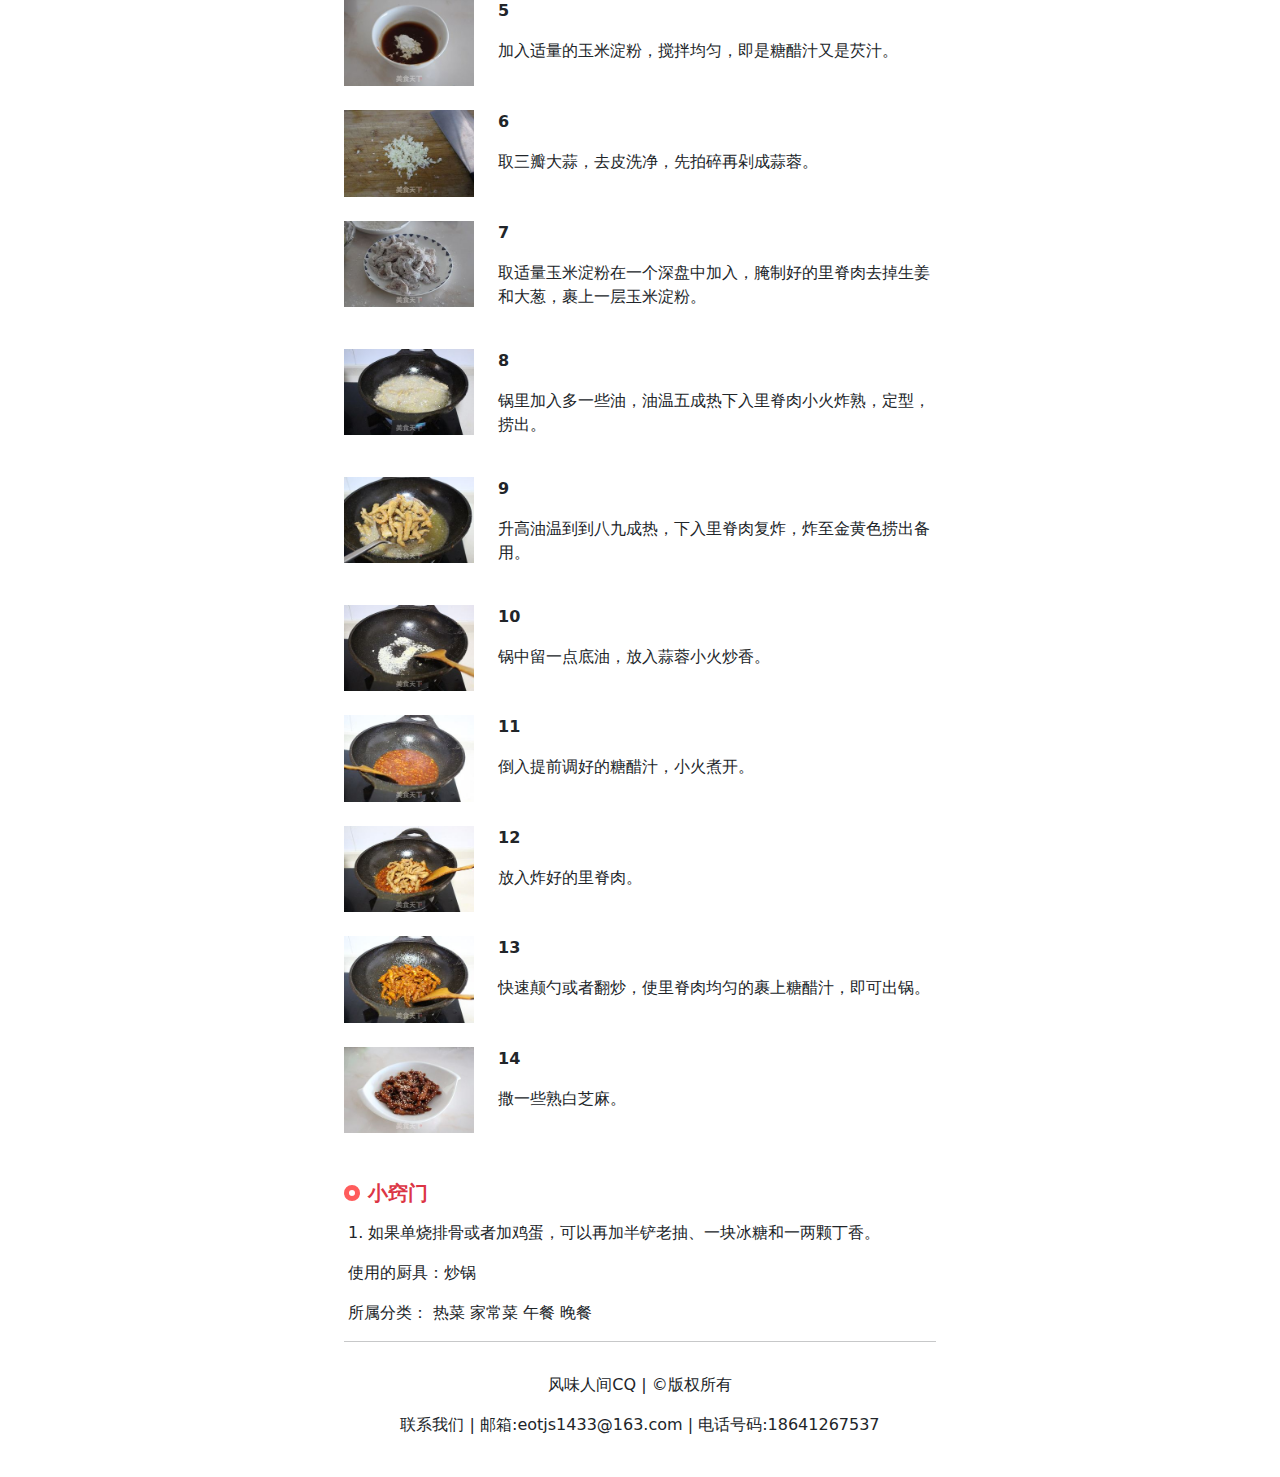
<file: 风味人间/美食制作/糖醋里脊.html>
<!DOCTYPE html>
<html lang="zh">
<head>
  <meta charset="UTF-8">
  <title>糖醋里脊</title>
  <link href="css/bootstrap.css" rel="stylesheet">
  <style>
    .section-title {
      color: #f33;
      font-weight: bold;
      margin-bottom: 1rem;
    }
    .card-header {
      font-weight: bold;
      border-bottom: none;
      background-color: transparent;
      padding-bottom: 0;
    }
    .ingredient-item {
      font-size: 1.1rem;
      font-weight: 500;
    }
    .ingredient-amount {
      font-size: 0.9rem;
      color: gray;
    }
      .circle-icon {
    width: 16px;
    height: 16px;
    border: 5px solid #ff5c5c; /* 外圈红色 */
    border-radius: 50%;
    background-color: white;   /* 中间空心 */
    box-sizing: border-box;
    }
    #scrollUp {
    background: rgb(249,225,3);
    height: 35px;
    width: 35px;
    right: 50px;
    bottom: 77px;
    color: #fff;
    font-size: 20px;
    text-align: center;
    border-radius: 50%;
    font-size: 20px;
    line-height: 34px;
    }
  </style>
</head>
<body class="p-4">
  <div class="container" style="max-width: 50%;">

    <!-- 成品图展示区 -->
    <div class="text-center mb-4">
      <h1 class="fw-bold">糖醋里脊</h1>
      <img src="jpg//糖醋里脊/1.jpg" class="img-fluid" alt="糖醋里脊成品图">
    </div>

    <!-- 食材明细标题 -->
    <div class="d-flex align-items-center mb-3">
        <div class="circle-icon me-2"></div>
        <h5 class="m-0 fw-bold text-danger">食材明细</h5>
    </div>
    <!-- 主料 -->
    <div class="card mb-3">
      <div class="card-header">主料</div>
      <div class="card-body">
        <div class="row text-center">
          <div class="col-4">
            <div class="col-auto ingredient-item">里脊肉</div>
            <div class="col-auto ingredient-amount">300g</div>
          </div>
          <div class="col-4">
            <div class="col-auto ingredient-item">土豆</div>
            <div class="col-auto ingredient-amount">1个（偏大）</div>
          </div>
        </div>
      </div>
    </div>

    <!-- 辅料 -->
    <div class="card mb-3">
      <div class="card-header">辅料</div>
      <div class="card-body">
        <div class="row text-center">
          <div class="col-4">
            <div class="ingredient-item">小葱</div>
            <div class="ingredient-amount">2根</div>
          </div>
          <div class="col-4">
            <div class="ingredient-item">生姜</div>
            <div class="ingredient-amount">2-3片</div>
          </div>
          <div class="col-4">
            <div class="ingredient-item">大蒜</div>
            <div class="ingredient-amount">3瓣</div>
          </div>
        </div>
      </div>
    </div>

    <!-- 配料 -->
    <div class="card mb-3">
      <div class="card-header">配料</div>
      <div class="card-body">
        <div class="row text-center">
          <div class="col-3">
            <div class="ingredient-item">香醋</div>
            <div class="ingredient-amount">适量</div>
          </div>
          <div class="col-3">
            <div class="ingredient-item">白砂糖</div>
            <div class="ingredient-amount">适量</div>
          </div>
          <div class="col-3">
            <div class="ingredient-item">生抽</div>
            <div class="ingredient-amount">适量</div>
          </div>
          <div class="col-3">
            <div class="ingredient-item">番茄酱</div>
            <div class="ingredient-amount">适量</div>
          </div>
          <div class="col-3">
            <div class="ingredient-item">玉米淀粉</div>
            <div class="ingredient-amount">适量</div>
          </div>
          <div class="col-3">
            <div class="ingredient-item">熟白芝麻</div>
            <div class="ingredient-amount">适量</div>
          </div>
        </div>
      </div>
    </div>

    <!-- 口味等 -->
    <div class="card mb-4">
      <div class="card-body">
        <div class="row text-center">
          <div class="col-3">
            <div class="ingredient-item">酸甜</div>
            <div class="ingredient-amount">口味</div>
          </div>
          <div class="col-3">
            <div class="ingredient-item">炸</div>
            <div class="ingredient-amount">工艺</div>
          </div>
          <div class="col-3">
            <div class="ingredient-item">一小时</div>
            <div class="ingredient-amount">耗时</div>
          </div>
          <div class="col-3">
            <div class="ingredient-item">普通</div>
            <div class="ingredient-amount">难度</div>
          </div>
        </div>
      </div>
    </div>

    <!-- 做法步骤标题 -->
     <div class="d-flex align-items-center mb-3">
        <div class="circle-icon me-2"></div>
        <h5 class="m-0 fw-bold text-danger">糖醋里脊的做法步骤</h5>
    </div>
    <!-- 步骤 1 -->
    <div class="row mb-4 align-items-start">
      <div class="col-3">
        <img src="jpg/糖醋里脊/2.jpg" class="img-fluid" alt="步骤1">
      </div>
      <div class="col-9">
        <p><strong>1</strong></p>
        <p>准备一小块里脊肉，葱姜蒜适量。</p>
      </div>
    </div>

    <!-- 步骤 2 -->
    <div class="row mb-4 align-items-start">
      <div class="col-3">
        <img src="jpg/糖醋里脊/3.jpg" class="img-fluid" alt="步骤2">
      </div>
      <div class="col-9">
        <p><strong>2</strong></p>
        <p>里脊肉切粗条，筷子粗细。生姜切粗丝，小葱洗净切成段。</p>
      </div>
    </div>

    <!-- 步骤 3 -->
    <div class="row mb-4 align-items-start">
      <div class="col-3">
        <img src="jpg/糖醋里脊/4.jpg" class="img-fluid" alt="步骤3">
      </div>
      <div class="col-9">
        <p><strong>3</strong></p>
        <p>里脊肉放入大碗中，加入葱段和姜丝，加一点生抽，一点点盐和五香粉，抓匀腌制10分钟左右。</p>
      </div>
    </div>

    <!-- 步骤 4 -->
    <div class="row mb-4 align-items-start">
      <div class="col-3">
        <img src="jpg/糖醋里脊/5.jpg" class="img-fluid" alt="步骤4">
      </div>
      <div class="col-9">
        <p><strong>4</strong></p>
        <p>准备糖醋汁，小碗中加入适量味极鲜，香醋，适量的番茄酱，一点点盐和白砂糖，搅拌均匀。</p>
      </div>
    </div>

     <!-- 步骤 5 -->
    <div class="row mb-4 align-items-start">
      <div class="col-3">
        <img src="jpg/糖醋里脊/6.jpg" class="img-fluid" alt="步骤4">
      </div>
      <div class="col-9">
        <p><strong>5</strong></p>
        <p>加入适量的玉米淀粉，搅拌均匀，即是糖醋汁又是芡汁。</p>
      </div>
    </div>

     <!-- 步骤 6 -->
    <div class="row mb-4 align-items-start">
      <div class="col-3">
        <img src="jpg/糖醋里脊/7.jpg" class="img-fluid" alt="步骤4">
      </div>
      <div class="col-9">
        <p><strong>6</strong></p>
        <p>取三瓣大蒜，去皮洗净，先拍碎再剁成蒜蓉。</p>
      </div>
    </div>

     <!-- 步骤 7 -->
    <div class="row mb-4 align-items-start">
      <div class="col-3">
        <img src="jpg/糖醋里脊/8.jpg" class="img-fluid" alt="步骤5">
      </div>
      <div class="col-9">
        <p><strong>7</strong></p>
        <p>取适量玉米淀粉在一个深盘中加入，腌制好的里脊肉去掉生姜和大葱，裹上一层玉米淀粉。</p>
      </div>
    </div>

    <!-- 步骤 8 -->
    <div class="row mb-4 align-items-start">
      <div class="col-3">
        <img src="jpg/糖醋里脊/9.jpg" class="img-fluid" alt="步骤4">
      </div>
      <div class="col-9">
        <p><strong>8</strong></p>
        <p>锅里加入多一些油，油温五成热下入里脊肉小火炸熟，定型，捞出。</p>
      </div>
    </div>

    <!-- 步骤 9 -->
    <div class="row mb-4 align-items-start">
      <div class="col-3">
        <img src="jpg/糖醋里脊/10.jpg" class="img-fluid" alt="步骤4">
      </div>
      <div class="col-9">
        <p><strong>9</strong></p>
        <p>升高油温到到八九成热，下入里脊肉复炸，炸至金黄色捞出备用。</p>
      </div>
    </div>

    <!-- 步骤 10 -->
    <div class="row mb-4 align-items-start">
      <div class="col-3">
        <img src="jpg/糖醋里脊/11.jpg" class="img-fluid" alt="步骤4">
      </div>
      <div class="col-9">
        <p><strong>10</strong></p>
        <p>锅中留一点底油，放入蒜蓉小火炒香。</p>
      </div>
    </div>

    <!-- 步骤 11 -->
    <div class="row mb-4 align-items-start">
      <div class="col-3">
        <img src="jpg/糖醋里脊/12.jpg" class="img-fluid" alt="步骤4">
      </div>
      <div class="col-9">
        <p><strong>11</strong></p>
        <p>倒入提前调好的糖醋汁，小火煮开。</p>
      </div>
    </div>

    <!-- 步骤 12 -->
    <div class="row mb-4 align-items-start">
      <div class="col-3">
        <img src="jpg/糖醋里脊/13.jpg" class="img-fluid" alt="步骤4">
      </div>
      <div class="col-9">
        <p><strong>12</strong></p>
        <p>放入炸好的里脊肉。</p>
      </div>
    </div>

    <!-- 步骤 13 -->
    <div class="row mb-4 align-items-start">
      <div class="col-3">
        <img src="jpg/糖醋里脊/14.jpg" class="img-fluid" alt="步骤4">
      </div>
      <div class="col-9">
        <p><strong>13</strong></p>
        <p>快速颠勺或者翻炒，使里脊肉均匀的裹上糖醋汁，即可出锅。</p>
      </div>
    </div>

    <!-- 步骤 14 -->
    <div class="row mb-4 align-items-start">
      <div class="col-3">
        <img src="jpg/糖醋里脊/15.jpg" class="img-fluid" alt="步骤4">
      </div>
      <div class="col-9">
        <p><strong>14</strong></p>
        <p>撒一些熟白芝麻。</p>
      </div>
    </div>

    <!-- 小窍门 -->
    <div class="mt-5">
    <div class="d-flex align-items-center mb-3">
        <div class="circle-icon me-2"></div>
        <h5 class="m-0 fw-bold text-danger">小窍门</h5>
    </div>
    <div class="ps-1">
        <p>1. 如果单烧排骨或者加鸡蛋，可以再加半铲老抽、一块冰糖和一两颗丁香。</p>
        <p>使用的厨具：炒锅</p>
        <p>所属分类： 热菜   家常菜   午餐   晚餐  </p>
    </div>
    </div>
    <hr>
    <div class="row">
            <center style="padding-top: 15px;"><p>风味人间CQ | &copy;版权所有</p></center>
            <center><p>联系我们 | 邮箱:eotjs1433@163.com | 电话号码:18641267537</p></center>
    </div>
    <a id="scrollUp" href="美食制作.html" style="position: fixed; z-index: 2147483647; display: block;"><i class="fas fa-angle-up">6</i></a>
  </div>

</body>
</html>
</file>
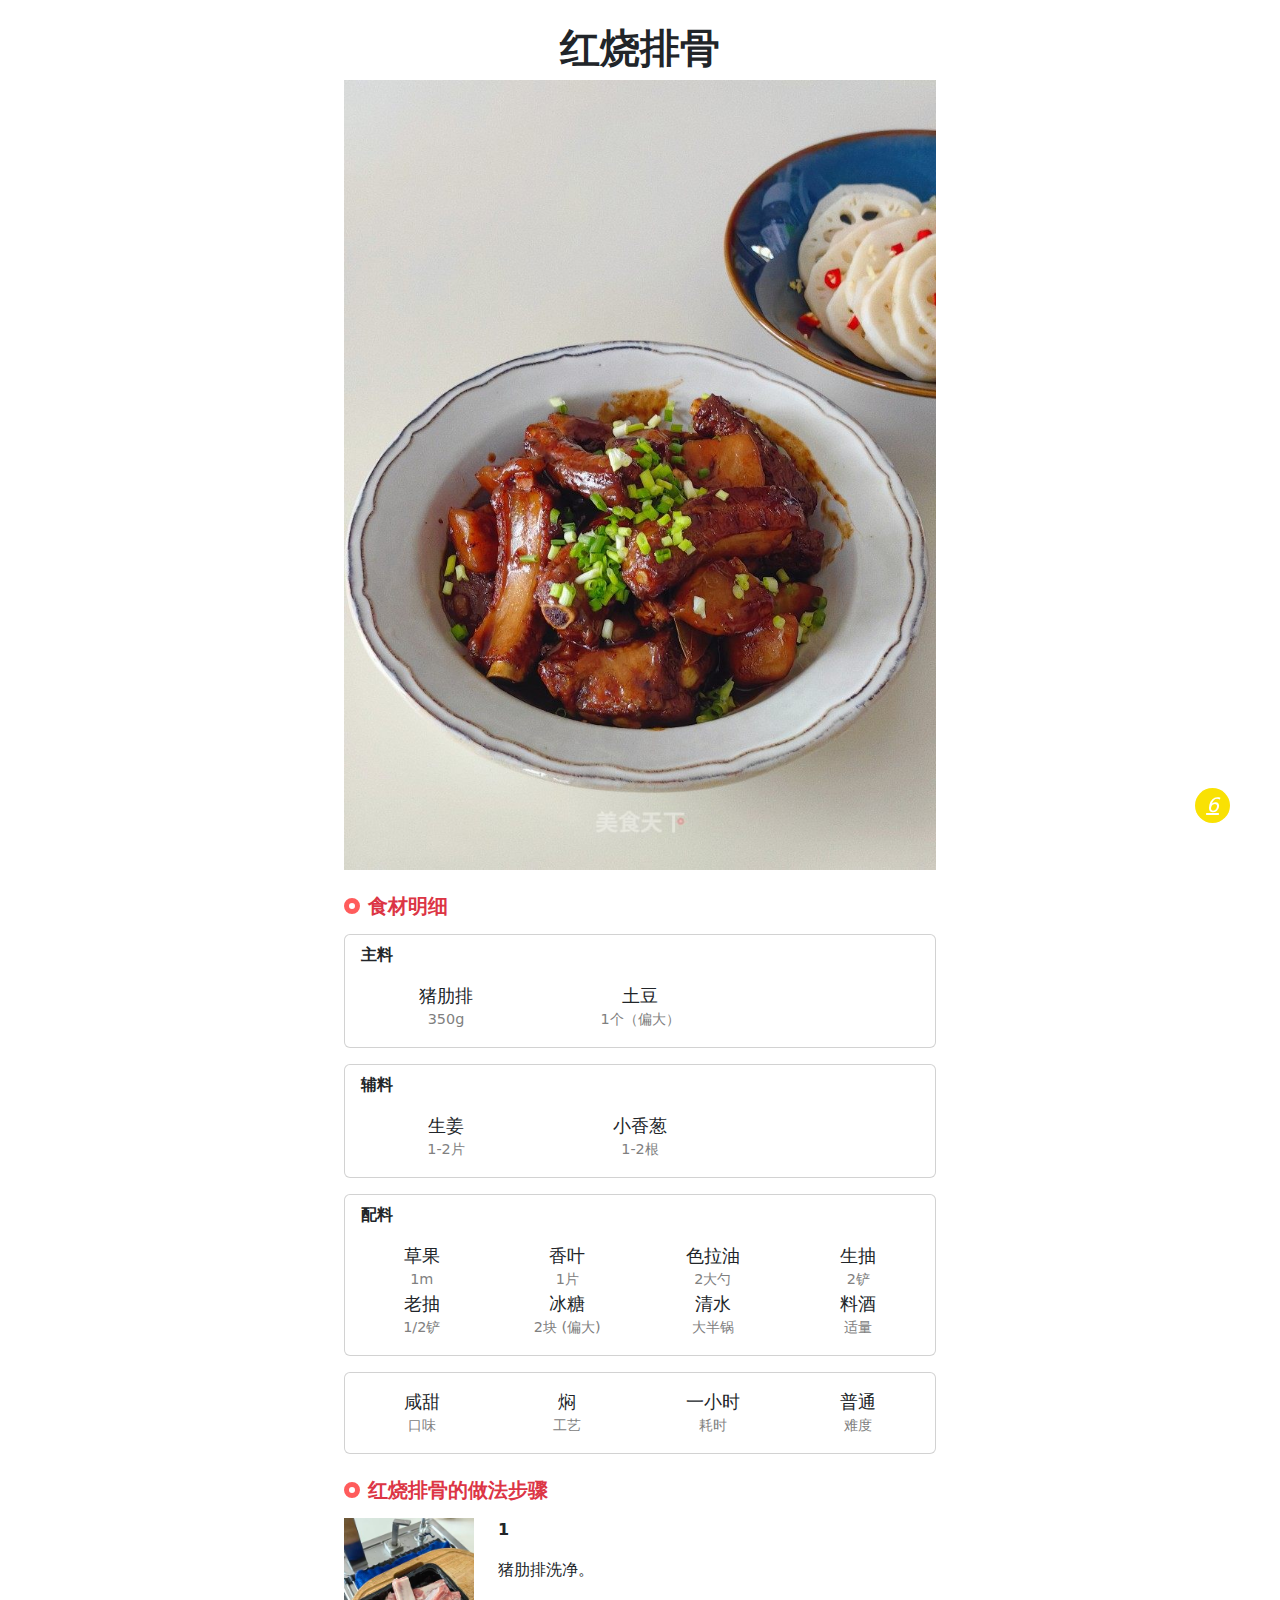
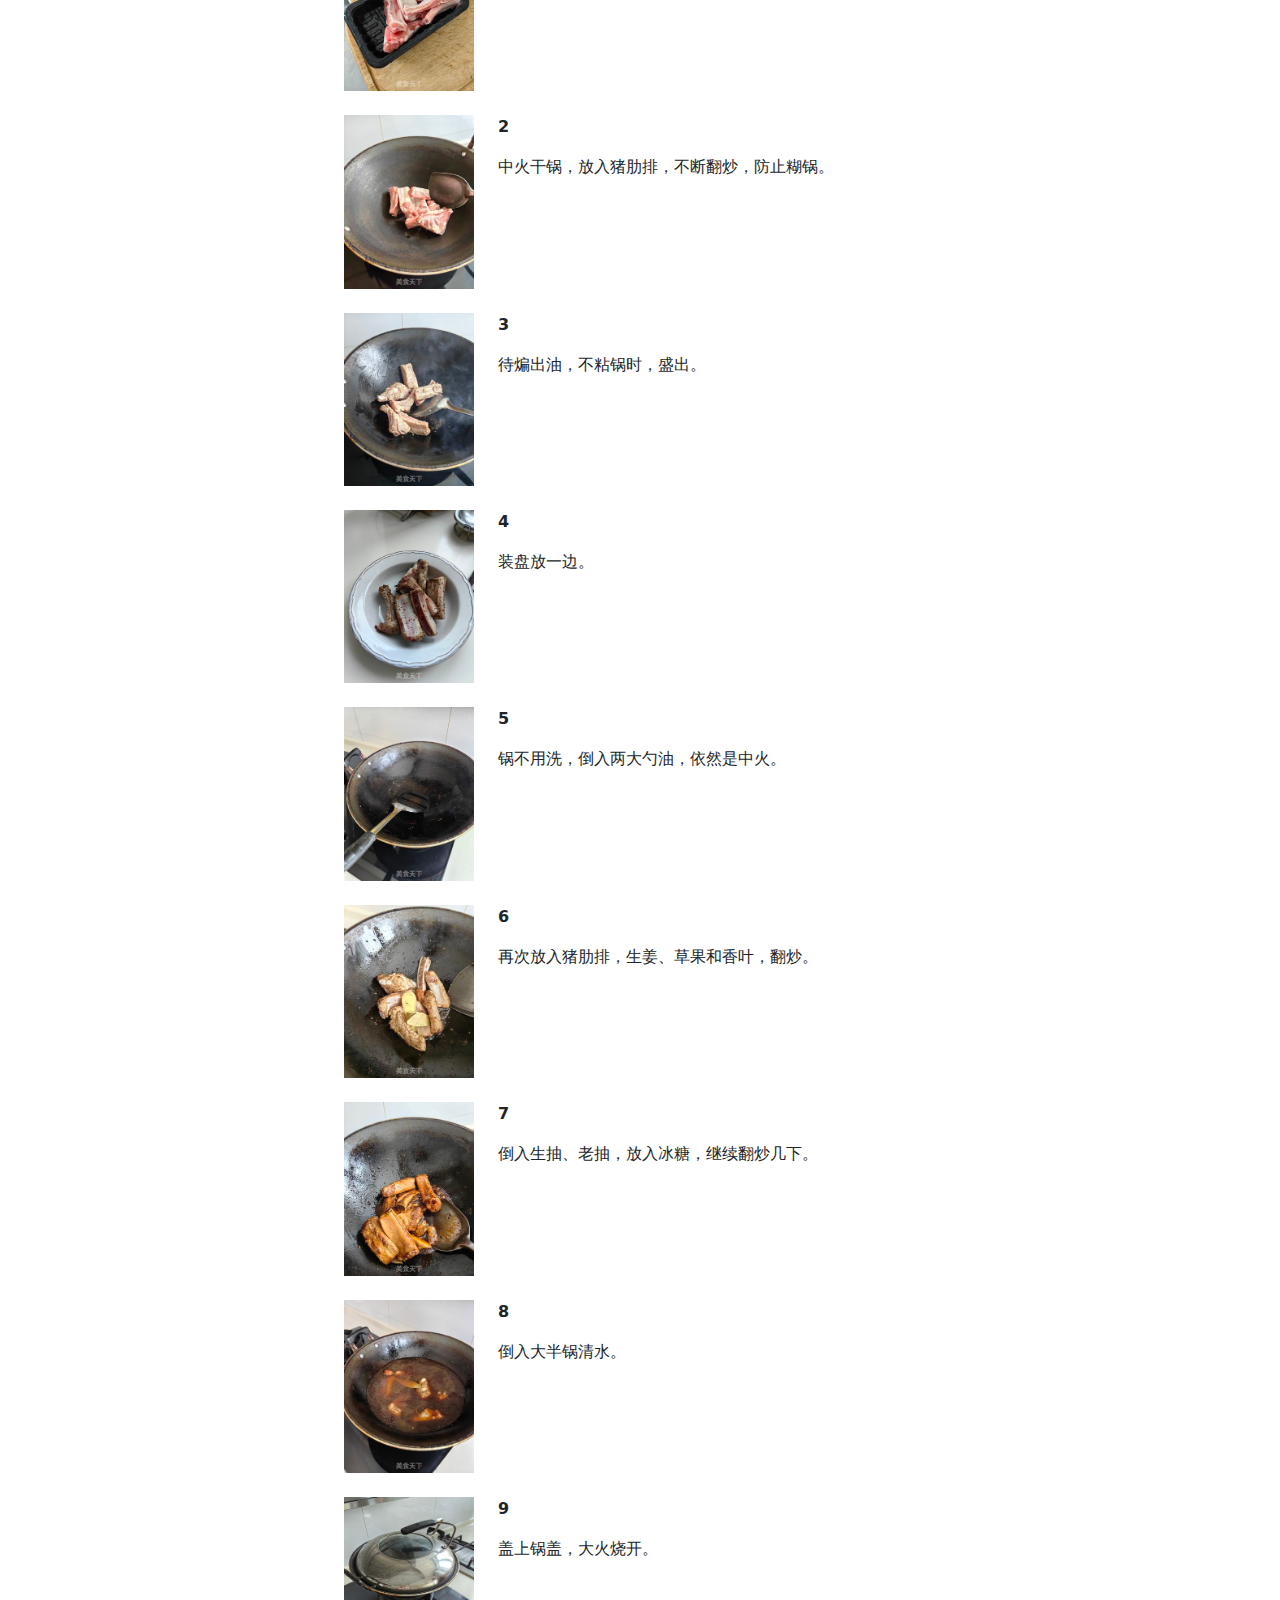
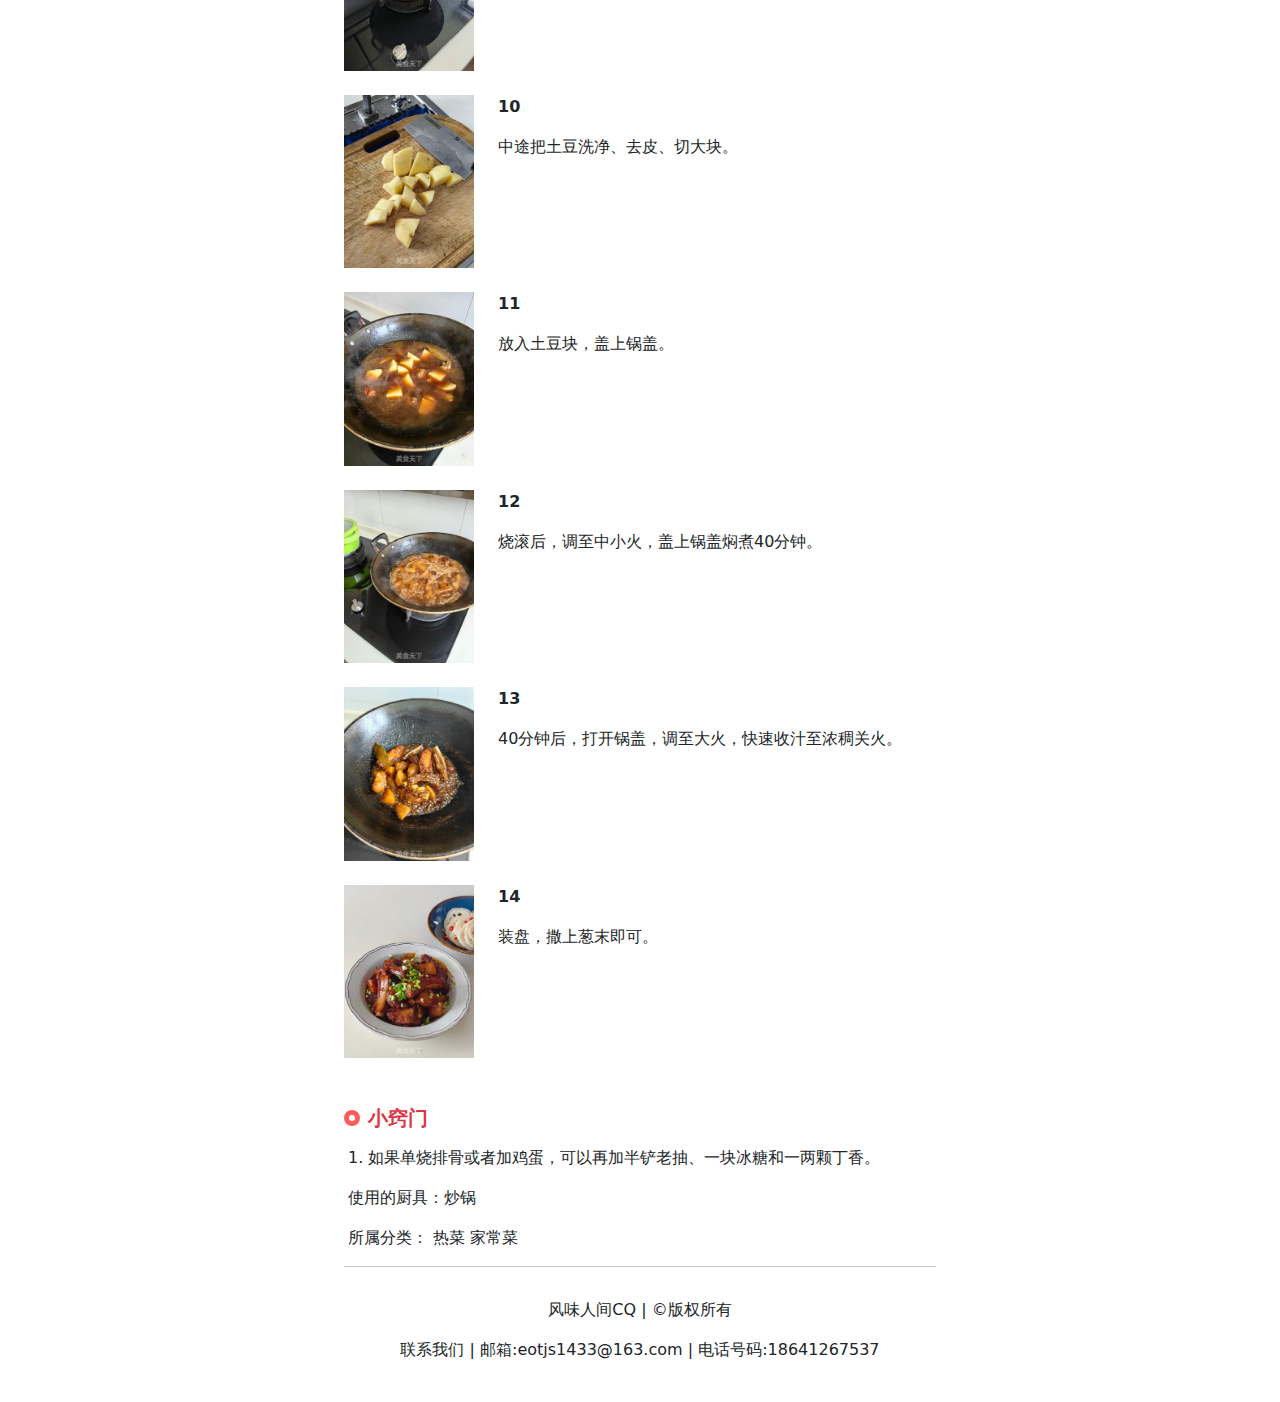
<file: 风味人间/美食制作/红烧排骨.html>
<!DOCTYPE html>
<html lang="zh">
<head>
  <meta charset="UTF-8">
  <title>红烧排骨</title>
  <link href="css/bootstrap.css" rel="stylesheet">
  <style>
    .section-title {
      color: #f33;
      font-weight: bold;
      margin-bottom: 1rem;
    }
    .card-header {
      font-weight: bold;
      border-bottom: none;
      background-color: transparent;
      padding-bottom: 0;
    }
    .ingredient-item {
      font-size: 1.1rem;
      font-weight: 500;
    }
    .ingredient-amount {
      font-size: 0.9rem;
      color: gray;
    }
      .circle-icon {
    width: 16px;
    height: 16px;
    border: 5px solid #ff5c5c; /* 外圈红色 */
    border-radius: 50%;
    background-color: white;   /* 中间空心 */
    box-sizing: border-box;
    }
    #scrollUp {
    background: rgb(249,225,3);
    height: 35px;
    width: 35px;
    right: 50px;
    bottom: 77px;
    color: #fff;
    font-size: 20px;
    text-align: center;
    border-radius: 50%;
    font-size: 20px;
    line-height: 34px;
    }
  </style>
</head>
<body class="p-4">
  <div class="container" style="max-width: 50%;">

    <!-- 成品图展示区 -->
    <div class="text-center mb-4">
      <h1 class="fw-bold">红烧排骨</h1>
      <img src="jpg//红烧排骨/1.jpg" class="img-fluid" alt="红烧排骨成品图">
    </div>

    <!-- 食材明细标题 -->
    <div class="d-flex align-items-center mb-3">
        <div class="circle-icon me-2"></div>
        <h5 class="m-0 fw-bold text-danger">食材明细</h5>
    </div>
    <!-- 主料 -->
    <div class="card mb-3">
      <div class="card-header">主料</div>
      <div class="card-body">
        <div class="row text-center">
          <div class="col-4">
            <div class="col-auto ingredient-item">猪肋排</div>
            <div class="col-auto ingredient-amount">350g</div>
          </div>
          <div class="col-4">
            <div class="col-auto ingredient-item">土豆</div>
            <div class="col-auto ingredient-amount">1个（偏大）</div>
          </div>
        </div>
      </div>
    </div>

    <!-- 辅料 -->
    <div class="card mb-3">
      <div class="card-header">辅料</div>
      <div class="card-body">
        <div class="row text-center">
          <div class="col-4">
            <div class="ingredient-item">生姜</div>
            <div class="ingredient-amount">1-2片</div>
          </div>
          <div class="col-4">
            <div class="ingredient-item">小香葱</div>
            <div class="ingredient-amount">1-2根</div>
          </div>
        </div>
      </div>
    </div>

    <!-- 配料 -->
    <div class="card mb-3">
      <div class="card-header">配料</div>
      <div class="card-body">
        <div class="row text-center">
          <div class="col-3">
            <div class="ingredient-item">草果</div>
            <div class="ingredient-amount">1m</div>
          </div>
          <div class="col-3">
            <div class="ingredient-item">香叶</div>
            <div class="ingredient-amount">1片</div>
          </div>
          <div class="col-3">
            <div class="ingredient-item">色拉油</div>
            <div class="ingredient-amount">2大勺</div>
          </div>
          <div class="col-3">
            <div class="ingredient-item">生抽</div>
            <div class="ingredient-amount">2铲</div>
          </div>
          <div class="col-3">
            <div class="ingredient-item">老抽</div>
            <div class="ingredient-amount">1/2铲</div>
          </div>
          <div class="col-3">
            <div class="ingredient-item">冰糖</div>
            <div class="ingredient-amount">2块 (偏大)</div>
          </div>
          <div class="col-3">
            <div class="ingredient-item">清水</div>
            <div class="ingredient-amount">大半锅</div>
          </div>
          <div class="col-3">
            <div class="ingredient-item">料酒</div>
            <div class="ingredient-amount">适量</div>
          </div>
        </div>
      </div>
    </div>

    <!-- 口味等 -->
    <div class="card mb-4">
      <div class="card-body">
        <div class="row text-center">
          <div class="col-3">
            <div class="ingredient-item">咸甜</div>
            <div class="ingredient-amount">口味</div>
          </div>
          <div class="col-3">
            <div class="ingredient-item">焖</div>
            <div class="ingredient-amount">工艺</div>
          </div>
          <div class="col-3">
            <div class="ingredient-item">一小时</div>
            <div class="ingredient-amount">耗时</div>
          </div>
          <div class="col-3">
            <div class="ingredient-item">普通</div>
            <div class="ingredient-amount">难度</div>
          </div>
        </div>
      </div>
    </div>

    <!-- 做法步骤标题 -->
     <div class="d-flex align-items-center mb-3">
        <div class="circle-icon me-2"></div>
        <h5 class="m-0 fw-bold text-danger">红烧排骨的做法步骤</h5>
    </div>
    <!-- 步骤 1 -->
    <div class="row mb-4 align-items-start">
      <div class="col-3">
        <img src="jpg/红烧排骨/2.jpg" class="img-fluid" alt="步骤1">
      </div>
      <div class="col-9">
        <p><strong>1</strong></p>
        <p>猪肋排洗净。</p>
      </div>
    </div>

    <!-- 步骤 2 -->
    <div class="row mb-4 align-items-start">
      <div class="col-3">
        <img src="jpg/红烧排骨/3.jpg" class="img-fluid" alt="步骤2">
      </div>
      <div class="col-9">
        <p><strong>2</strong></p>
        <p>中火干锅，放入猪肋排，不断翻炒，防止糊锅。</p>
      </div>
    </div>

    <!-- 步骤 3 -->
    <div class="row mb-4 align-items-start">
      <div class="col-3">
        <img src="jpg/红烧排骨/4.jpg" class="img-fluid" alt="步骤3">
      </div>
      <div class="col-9">
        <p><strong>3</strong></p>
        <p>待煸出油，不粘锅时，盛出。</p>
      </div>
    </div>

    <!-- 步骤 4 -->
    <div class="row mb-4 align-items-start">
      <div class="col-3">
        <img src="jpg/红烧排骨/5.jpg" class="img-fluid" alt="步骤4">
      </div>
      <div class="col-9">
        <p><strong>4</strong></p>
        <p>装盘放一边。</p>
      </div>
    </div>

     <!-- 步骤 5 -->
    <div class="row mb-4 align-items-start">
      <div class="col-3">
        <img src="jpg/红烧排骨/6.jpg" class="img-fluid" alt="步骤4">
      </div>
      <div class="col-9">
        <p><strong>5</strong></p>
        <p>锅不用洗，倒入两大勺油，依然是中火。</p>
      </div>
    </div>

     <!-- 步骤 6 -->
    <div class="row mb-4 align-items-start">
      <div class="col-3">
        <img src="jpg/红烧排骨/7.jpg" class="img-fluid" alt="步骤4">
      </div>
      <div class="col-9">
        <p><strong>6</strong></p>
        <p>再次放入猪肋排，生姜、草果和香叶，翻炒。</p>
      </div>
    </div>

     <!-- 步骤 7 -->
    <div class="row mb-4 align-items-start">
      <div class="col-3">
        <img src="jpg/红烧排骨/8.jpg" class="img-fluid" alt="步骤5">
      </div>
      <div class="col-9">
        <p><strong>7</strong></p>
        <p>倒入生抽、老抽，放入冰糖，继续翻炒几下。</p>
      </div>
    </div>

    <!-- 步骤 8 -->
    <div class="row mb-4 align-items-start">
      <div class="col-3">
        <img src="jpg/红烧排骨/9.jpg" class="img-fluid" alt="步骤4">
      </div>
      <div class="col-9">
        <p><strong>8</strong></p>
        <p>倒入大半锅清水。</p>
      </div>
    </div>

    <!-- 步骤 9 -->
    <div class="row mb-4 align-items-start">
      <div class="col-3">
        <img src="jpg/红烧排骨/10.jpg" class="img-fluid" alt="步骤4">
      </div>
      <div class="col-9">
        <p><strong>9</strong></p>
        <p>盖上锅盖，大火烧开。</p>
      </div>
    </div>

    <!-- 步骤 10 -->
    <div class="row mb-4 align-items-start">
      <div class="col-3">
        <img src="jpg/红烧排骨/11.jpg" class="img-fluid" alt="步骤4">
      </div>
      <div class="col-9">
        <p><strong>10</strong></p>
        <p>中途把土豆洗净、去皮、切大块。</p>
      </div>
    </div>

    <!-- 步骤 11 -->
    <div class="row mb-4 align-items-start">
      <div class="col-3">
        <img src="jpg/红烧排骨/12.jpg" class="img-fluid" alt="步骤4">
      </div>
      <div class="col-9">
        <p><strong>11</strong></p>
        <p>放入土豆块，盖上锅盖。</p>
      </div>
    </div>

    <!-- 步骤 12 -->
    <div class="row mb-4 align-items-start">
      <div class="col-3">
        <img src="jpg/红烧排骨/13.jpg" class="img-fluid" alt="步骤4">
      </div>
      <div class="col-9">
        <p><strong>12</strong></p>
        <p>烧滚后，调至中小火，盖上锅盖焖煮40分钟。</p>
      </div>
    </div>

    <!-- 步骤 13 -->
    <div class="row mb-4 align-items-start">
      <div class="col-3">
        <img src="jpg/红烧排骨/14.jpg" class="img-fluid" alt="步骤4">
      </div>
      <div class="col-9">
        <p><strong>13</strong></p>
        <p>40分钟后，打开锅盖，调至大火，快速收汁至浓稠关火。</p>
      </div>
    </div>

    <!-- 步骤 14 -->
    <div class="row mb-4 align-items-start">
      <div class="col-3">
        <img src="jpg/红烧排骨/15.jpg" class="img-fluid" alt="步骤4">
      </div>
      <div class="col-9">
        <p><strong>14</strong></p>
        <p>装盘，撒上葱末即可。</p>
      </div>
    </div>

    <!-- 小窍门 -->
    <div class="mt-5">
    <div class="d-flex align-items-center mb-3">
        <div class="circle-icon me-2"></div>
        <h5 class="m-0 fw-bold text-danger">小窍门</h5>
    </div>
    <div class="ps-1">
        <p>1. 如果单烧排骨或者加鸡蛋，可以再加半铲老抽、一块冰糖和一两颗丁香。</p>
        <p>使用的厨具：炒锅</p>
        <p>所属分类： 热菜   家常菜 </p>
    </div>
    </div>
    <hr>
    <div class="row">
            <center style="padding-top: 15px;"><p>风味人间CQ | &copy;版权所有</p></center>
            <center><p>联系我们 | 邮箱:eotjs1433@163.com | 电话号码:18641267537</p></center>
    </div>
    <a id="scrollUp" href="美食制作.html" style="position: fixed; z-index: 2147483647; display: block;"><i class="fas fa-angle-up">6</i></a>
  </div>

</body>
</html>
</file>
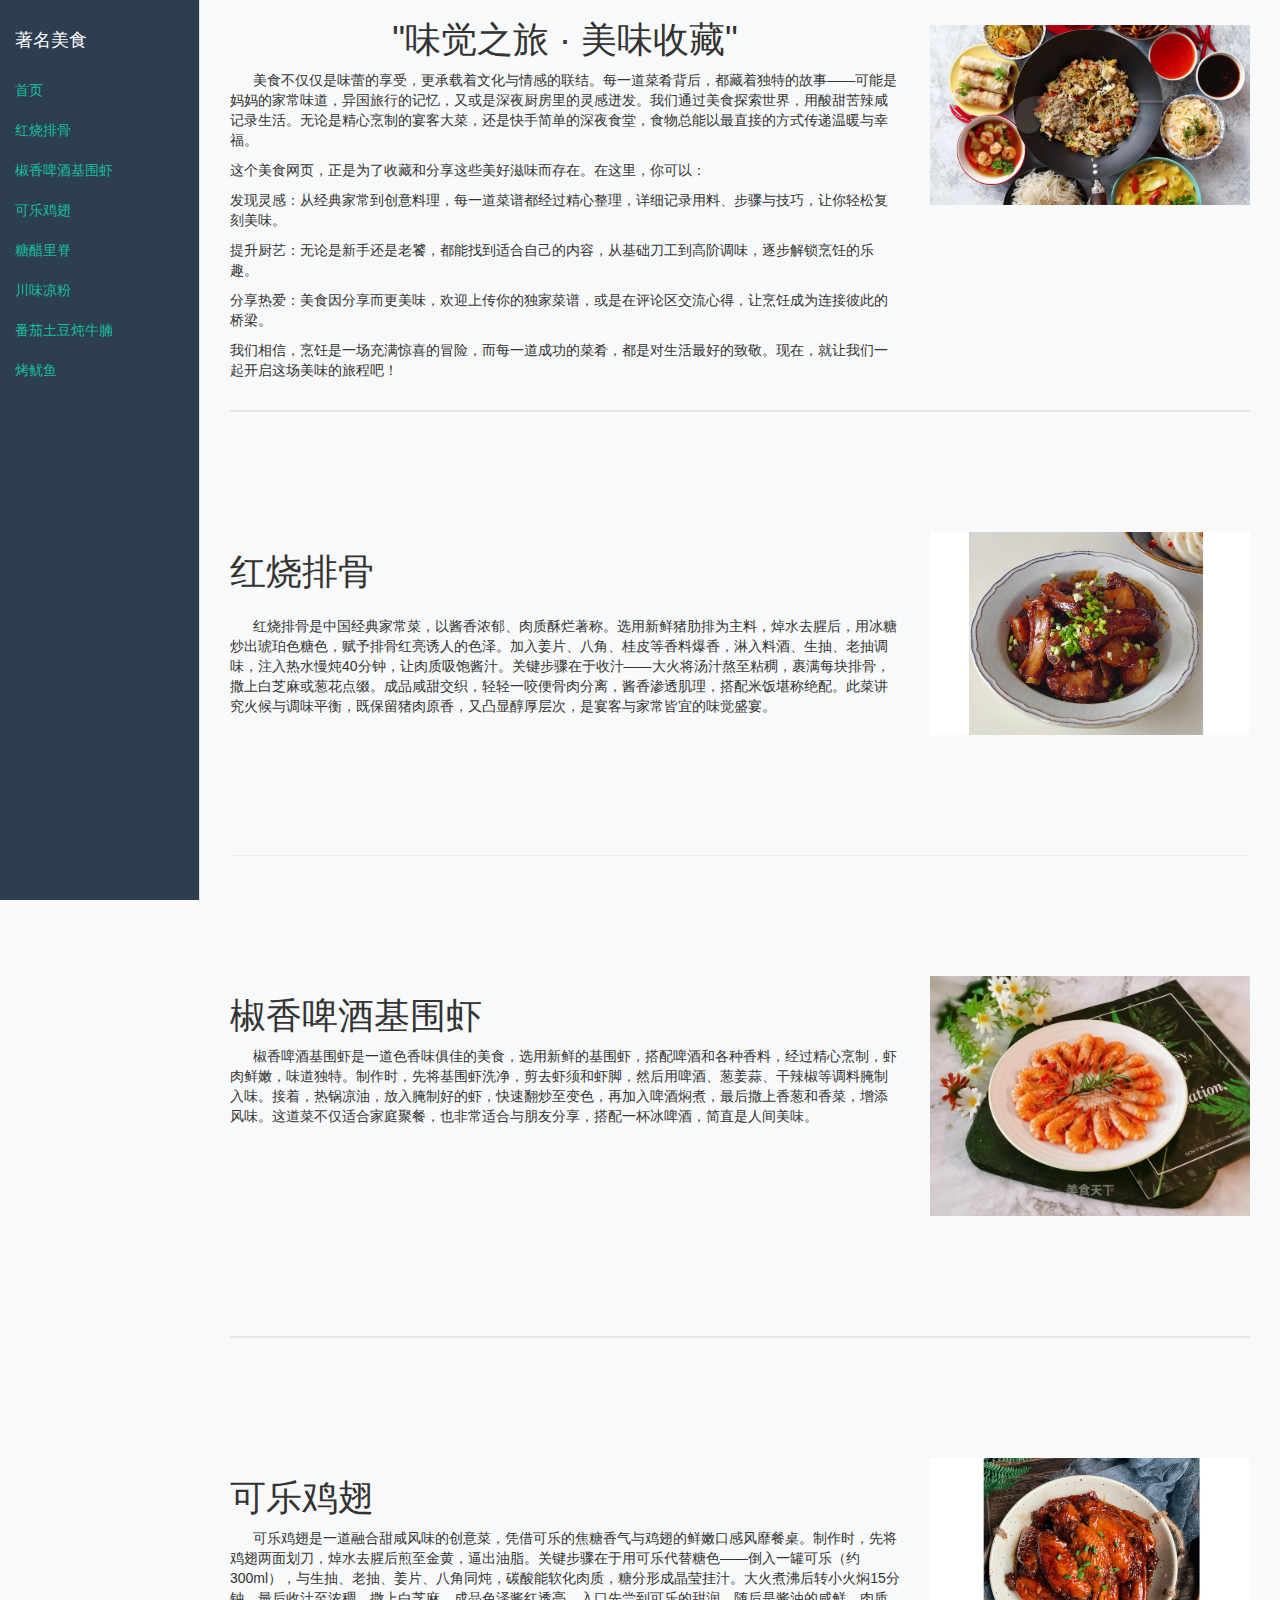
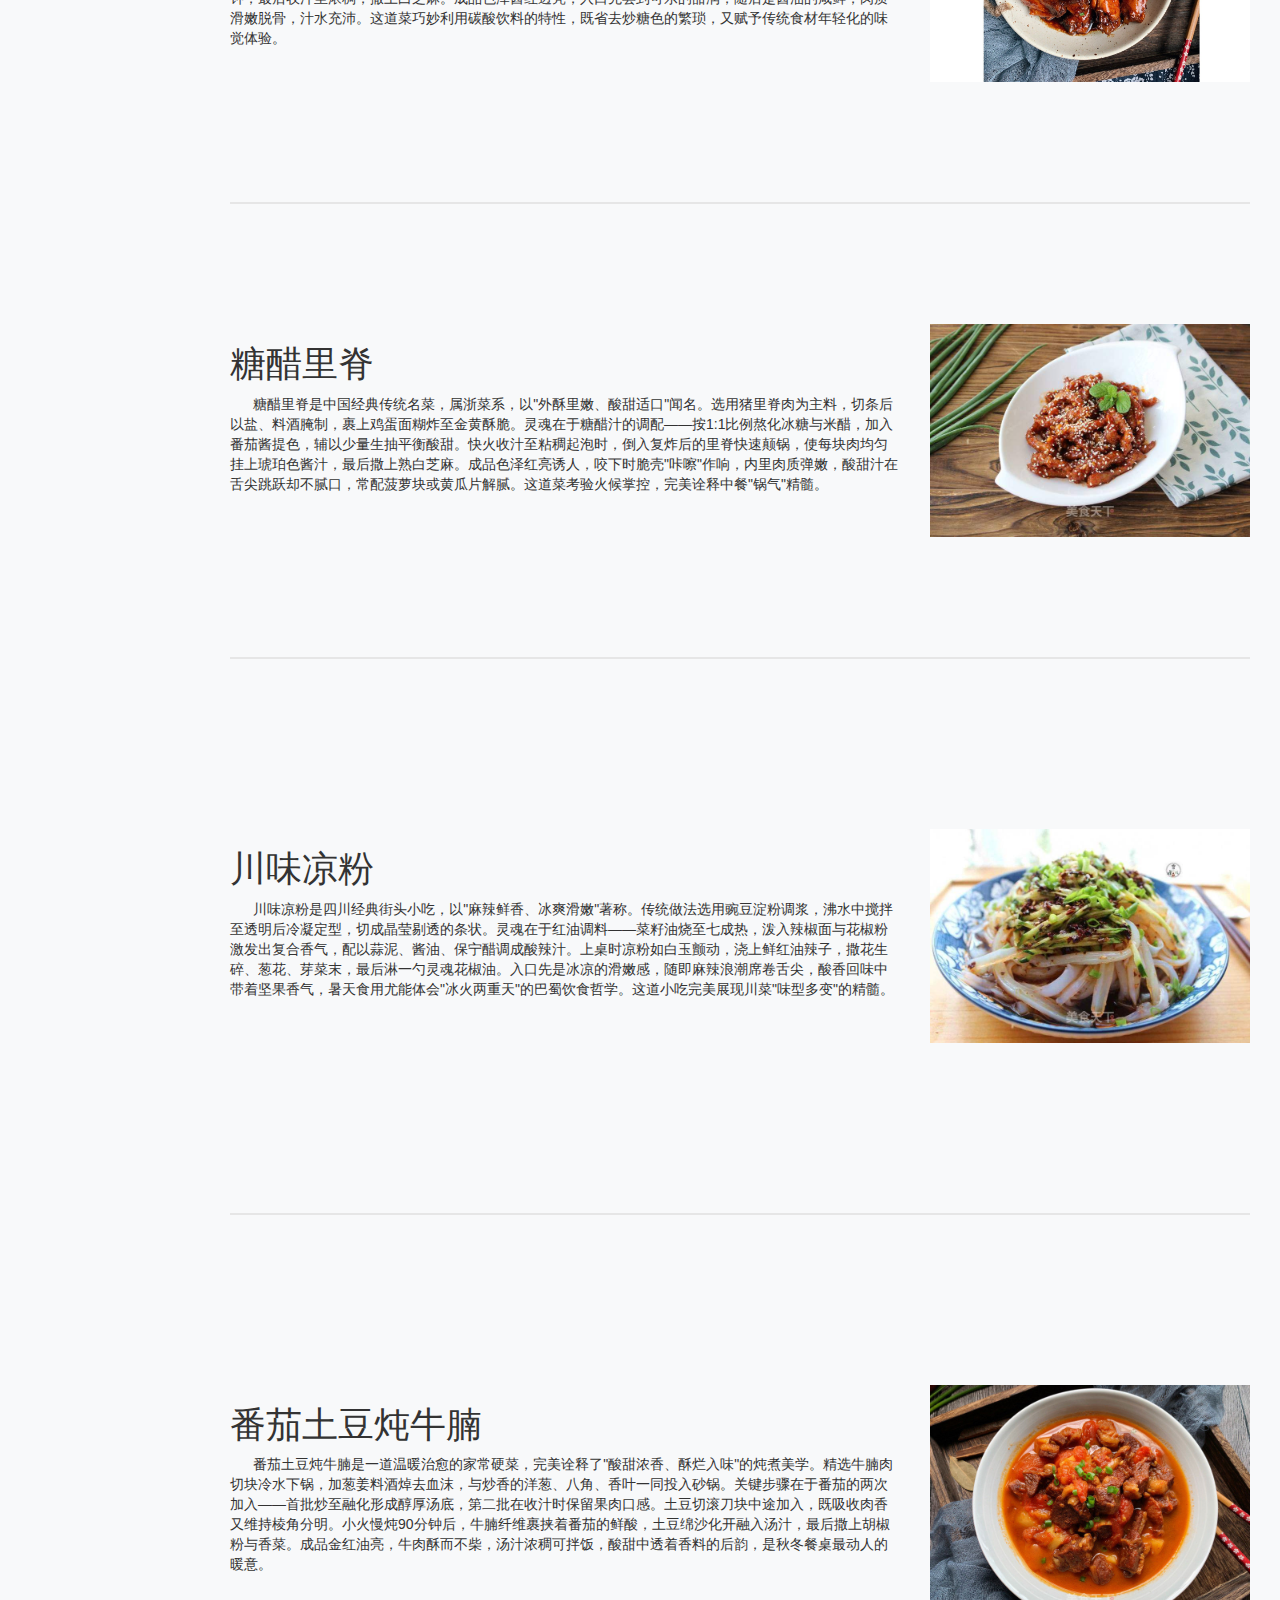
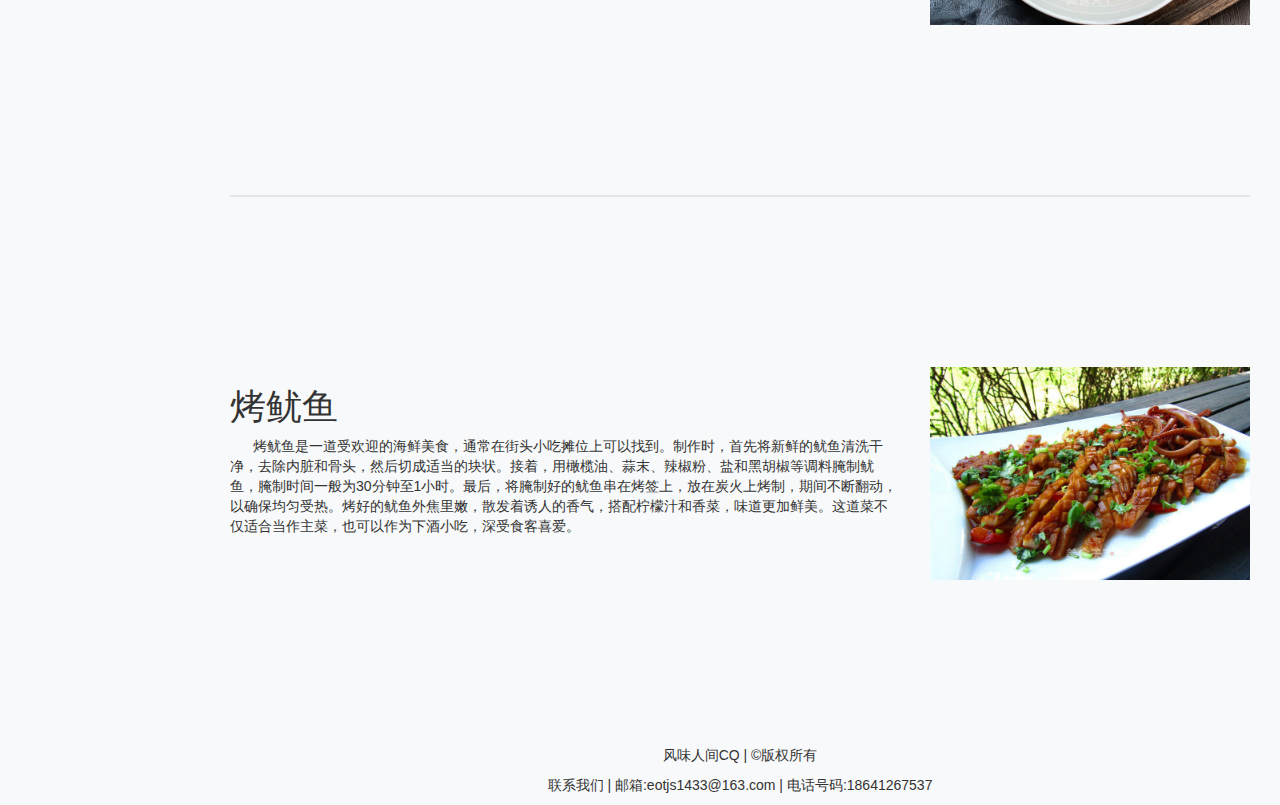
<file: 风味人间/美食制作/美食制作.html>
<!DOCTYPE html>
<html lang="zh">
<head>
    <meta charset="UTF-8">
    <meta name="viewport" content="width=device-width, initial-scale=1.0">
    <title>带侧边锚链接导航栏的页面</title>
    <!-- 引入 Bootstrap 样式表 -->
    <link rel="stylesheet" href="css/bootstrap.min.css">
    <style>
        /* 自定义样式 */
        body {
            padding-left: 200px; /* 为侧边导航栏留出空间 */
            background-color: #f8f9fa; /* 背景颜色 */
        }
        .border{
            border:3px;
        }
        .side-navbar {
            position: fixed;
            top: 0;
            left: 0;
            height: 100%;
            width: 200px;
            background-color: #2c3e50; /* 导航栏背景色 */
            color: white; /* 导航栏文字颜色 */
            border-right: 1px solid #ddd;
            display: flex;
            flex-direction: column; /* 让元素垂直排列 */
            align-items: flex-start; /* 将元素向左对齐 */
            padding-top: 20px;
        }
        .side-navbar a {
            display: block;
            padding: 10px 15px;
            color: #1abc9c; /* 链接颜色 */
            text-decoration: none;
            width: 100%; /* 链接占满导航栏宽度 */
        }
        .side-navbar a:hover {
            background-color: #34495e; /* 悬停时的背景色 */
            color: white; /* 悬停时的字体颜色 */
        }
        .side-navbar a.active {
            background-color: #1abc9c; /* 活动链接的背景色 */
            color: white;
        }
        .section {
            padding: 100px 0; /* 每个部分增加内边距，方便跳转 */
        }
        .Nah{
            padding: 150px 0; /* 每个部分增加内边距，方便跳转 */
        }
    </style>
</head>
<body>
    <div class="container-fluid">
        <!-- 侧边导航栏开始 -->
    <nav class="side-navbar">
        <a class="navbar-brand" href="#" style="color: white;">著名美食</a>
        <!-- 这是锚链接，跳转到页面不同部分 -->
        <a class="nav-link" href="../index.html">首页</a>
        <a class="nav-link" href="#section2">红烧排骨</a>
        <a class="nav-link" href="#section3">椒香啤酒基围虾</a>
        <a class="nav-link" href="#section4">可乐鸡翅</a>
        <a class="nav-link" href="#section5">糖醋里脊</a>
        <a class="nav-link" href="#section6">川味凉粉</a>
        <a class="nav-link" href="#section7">番茄土豆炖牛腩</a>
        <a class="nav-link" href="#section8">烤鱿鱼</a>
    </nav>
    <!-- 侧边导航栏结束 -->


    
    <!-- 页面主要内容 -->
    <div class="container-fluid">
        <!-- 各个部分的内容，设置了对应的锚点 id -->
        <div id="section1">
            <div class="row">
                <div class="col-lg-8">
                    <center><h1>"味觉之旅 · 美味收藏"</h1></center>
                    <p style="padding-top: 0px;">&nbsp;&nbsp;&nbsp;&nbsp;&nbsp;&nbsp;美食不仅仅是味蕾的享受，更承载着文化与情感的联结。每一道菜肴背后，都藏着独特的故事——可能是妈妈的家常味道，异国旅行的记忆，又或是深夜厨房里的灵感迸发。我们通过美食探索世界，用酸甜苦辣咸记录生活。无论是精心烹制的宴客大菜，还是快手简单的深夜食堂，食物总能以最直接的方式传递温暖与幸福。

                    <p>这个美食网页，正是为了收藏和分享这些美好滋味而存在。在这里，你可以：</p>

                    <p>发现灵感：从经典家常到创意料理，每一道菜谱都经过精心整理，详细记录用料、步骤与技巧，让你轻松复刻美味。</p>

                    <p>提升厨艺：无论是新手还是老饕，都能找到适合自己的内容，从基础刀工到高阶调味，逐步解锁烹饪的乐趣。</p>

                    <p>分享热爱：美食因分享而更美味，欢迎上传你的独家菜谱，或是在评论区交流心得，让烹饪成为连接彼此的桥梁。</p>

                    <p>我们相信，烹饪是一场充满惊喜的冒险，而每一道成功的菜肴，都是对生活最好的致敬。现在，就让我们一起开启这场美味的旅程吧！</p>
                </div>
                <div class="col-lg-4" style="padding-top: 25px;">
                    <img src="jpg/3.jpg" width="100%">
                </div>
            </div>
        </div>
        <hr style="border: 1px solid #e6e6e6;"></hr>
        <div id="section2" class="section">
            <div class="row">
                <div class="col-lg-8">
                    <h1>红烧排骨</h1>
                    <p style="padding-top: 15px;">&nbsp;&nbsp;&nbsp;&nbsp;&nbsp;&nbsp;红烧排骨是中国经典家常菜，以酱香浓郁、肉质酥烂著称。选用新鲜猪肋排为主料，焯水去腥后，用冰糖炒出琥珀色糖色，赋予排骨红亮诱人的色泽。加入姜片、八角、桂皮等香料爆香，淋入料酒、生抽、老抽调味，注入热水慢炖40分钟，让肉质吸饱酱汁。关键步骤在于收汁——大火将汤汁熬至粘稠，裹满每块排骨，撒上白芝麻或葱花点缀。成品咸甜交织，轻轻一咬便骨肉分离，酱香渗透肌理，搭配米饭堪称绝配。此菜讲究火候与调味平衡，既保留猪肉原香，又凸显醇厚层次，是宴客与家常皆宜的味觉盛宴。</p>
                </div>
                <div class="col-lg-4">
                    <a href="红烧排骨.html">
                    <img src="jpg/红烧排骨/qw.jpg" width="100%">
                    </a>
                </div>
            </div>
        </div>
        <hr style="font-weight: 800;"></hr>
        <div id="section3" class="section">
            <div class="row">
                <div class="col-lg-8">
                    <h1>椒香啤酒基围虾</h1>
                    <p>&nbsp;&nbsp;&nbsp;&nbsp;&nbsp;&nbsp;椒香啤酒基围虾是一道色香味俱佳的美食，选用新鲜的基围虾，搭配啤酒和各种香料，经过精心烹制，虾肉鲜嫩，味道独特。制作时，先将基围虾洗净，剪去虾须和虾脚，然后用啤酒、葱姜蒜、干辣椒等调料腌制入味。接着，热锅凉油，放入腌制好的虾，快速翻炒至变色，再加入啤酒焖煮，最后撒上香葱和香菜，增添风味。这道菜不仅适合家庭聚餐，也非常适合与朋友分享，搭配一杯冰啤酒，简直是人间美味。</p>
                </div>
                <div class="col-lg-4">
                    <a href="椒香啤酒基围虾.html">
                    <img src="jpg/椒香啤酒基围虾/1.jpg" width="100%">
                    </a>
                </div>
            </div>
        </div>
        <hr style="border: 1px solid #e6e6e6;"></hr>
        <div id="section4" class="section">
            <div class="row">
                <div class="col-lg-8">
                    <h1>可乐鸡翅</h1>
                    <p>&nbsp;&nbsp;&nbsp;&nbsp;&nbsp;&nbsp;可乐鸡翅是一道融合甜咸风味的创意菜，凭借可乐的焦糖香气与鸡翅的鲜嫩口感风靡餐桌。制作时，先将鸡翅两面划刀，焯水去腥后煎至金黄，逼出油脂。关键步骤在于用可乐代替糖色——倒入一罐可乐（约300ml），与生抽、老抽、姜片、八角同炖，碳酸能软化肉质，糖分形成晶莹挂汁。大火煮沸后转小火焖15分钟，最后收汁至浓稠，撒上白芝麻。成品色泽酱红透亮，入口先尝到可乐的甜润，随后是酱油的咸鲜，肉质滑嫩脱骨，汁水充沛。这道菜巧妙利用碳酸饮料的特性，既省去炒糖色的繁琐，又赋予传统食材年轻化的味觉体验。</p>
                </div>
                <div class="col-lg-4">
                    <a href="可乐鸡翅.html">
                    <img src="jpg/可乐鸡翅/qw.jpg" width="100%">
                    </a>
                </div>
            </div>
        </div>
        <hr style="border: 1px solid #e6e6e6;"></hr>
        <div id="section5" class="section">
            <div class="row">
                <div class="col-lg-8">
                    <h1>糖醋里脊</h1>
                    <p>&nbsp;&nbsp;&nbsp;&nbsp;&nbsp;&nbsp;糖醋里脊是中国经典传统名菜，属浙菜系，以"外酥里嫩、酸甜适口"闻名。选用猪里脊肉为主料，切条后以盐、料酒腌制，裹上鸡蛋面糊炸至金黄酥脆。灵魂在于糖醋汁的调配——按1:1比例熬化冰糖与米醋，加入番茄酱提色，辅以少量生抽平衡酸甜。快火收汁至粘稠起泡时，倒入复炸后的里脊快速颠锅，使每块肉均匀挂上琥珀色酱汁，最后撒上熟白芝麻。成品色泽红亮诱人，咬下时脆壳"咔嚓"作响，内里肉质弹嫩，酸甜汁在舌尖跳跃却不腻口，常配菠萝块或黄瓜片解腻。这道菜考验火候掌控，完美诠释中餐"锅气"精髓。</p>
                </div>
                <div class="col-lg-4">
                    <a href="糖醋里脊.html">
                    <img src="jpg/糖醋里脊/qw.jpg" width="100%">
                    </a>
                </div>
            </div>
        </div>
        <hr style="border: 1px solid #e6e6e6;"></hr>
        <div id="section6" class="Nah">
            <div class="row">
                <div class="col-lg-8">
                    <h1>川味凉粉</h1>
                    <p>&nbsp;&nbsp;&nbsp;&nbsp;&nbsp;&nbsp;川味凉粉是四川经典街头小吃，以"麻辣鲜香、冰爽滑嫩"著称。传统做法选用豌豆淀粉调浆，沸水中搅拌至透明后冷凝定型，切成晶莹剔透的条状。灵魂在于红油调料——菜籽油烧至七成热，泼入辣椒面与花椒粉激发出复合香气，配以蒜泥、酱油、保宁醋调成酸辣汁。上桌时凉粉如白玉颤动，浇上鲜红油辣子，撒花生碎、葱花、芽菜末，最后淋一勺灵魂花椒油。入口先是冰凉的滑嫩感，随即麻辣浪潮席卷舌尖，酸香回味中带着坚果香气，暑天食用尤能体会"冰火两重天"的巴蜀饮食哲学。这道小吃完美展现川菜"味型多变"的精髓。</p>
                </div>
                <div class="col-lg-4">
                    <a href="川味凉粉.html">
                    <img src="jpg/川味凉粉/0.jpg" width="100%">
                    </a>
                </div>
            </div>
        </div>
        <hr style="border: 1px solid #e6e6e6;"></hr>
        <div id="section7" class="Nah">
            <div class="row">
                <div class="col-lg-8">
                    <h1>番茄土豆炖牛腩</h1>
                    <p>&nbsp;&nbsp;&nbsp;&nbsp;&nbsp;&nbsp;番茄土豆炖牛腩是一道温暖治愈的家常硬菜，完美诠释了"酸甜浓香、酥烂入味"的炖煮美学。精选牛腩肉切块冷水下锅，加葱姜料酒焯去血沫，与炒香的洋葱、八角、香叶一同投入砂锅。关键步骤在于番茄的两次加入——首批炒至融化形成醇厚汤底，第二批在收汁时保留果肉口感。土豆切滚刀块中途加入，既吸收肉香又维持棱角分明。小火慢炖90分钟后，牛腩纤维裹挟着番茄的鲜酸，土豆绵沙化开融入汤汁，最后撒上胡椒粉与香菜。成品金红油亮，牛肉酥而不柴，汤汁浓稠可拌饭，酸甜中透着香料的后韵，是秋冬餐桌最动人的暖意。</p>
                </div>
                <div class="col-lg-4">
                    <a href="番茄土豆炖牛腩.html">
                    <img src="jpg/番茄土豆炖牛腩/qw.jpg" width="100%">
                    </a>
                </div>
            </div>
        </div>
        <hr style="border: 1px solid #e6e6e6;"></hr>
        <div id="section8" class="Nah">
            <div class="row">
                <div class="col-lg-8">
                    <h1>烤鱿鱼</h1>
                    <p>&nbsp;&nbsp;&nbsp;&nbsp;&nbsp;&nbsp;烤鱿鱼是一道受欢迎的海鲜美食，通常在街头小吃摊位上可以找到。制作时，首先将新鲜的鱿鱼清洗干净，去除内脏和骨头，然后切成适当的块状。接着，用橄榄油、蒜末、辣椒粉、盐和黑胡椒等调料腌制鱿鱼，腌制时间一般为30分钟至1小时。最后，将腌制好的鱿鱼串在烤签上，放在炭火上烤制，期间不断翻动，以确保均匀受热。烤好的鱿鱼外焦里嫩，散发着诱人的香气，搭配柠檬汁和香菜，味道更加鲜美。这道菜不仅适合当作主菜，也可以作为下酒小吃，深受食客喜爱。</p>
                </div>
                <div class="col-lg-4">
                    <a href="烤鱿鱼.html">
                    <img src="jpg/烤鱿鱼/as1.jpg" width="100%">
                    </a>
                </div>
            </div>
        </div>
        <div class="row">
            <center style="padding-top: 15px;"><p>风味人间CQ | &copy;版权所有</p></center>
            <center><p>联系我们 | 邮箱:eotjs1433@163.com | 电话号码:18641267537</p></center>
        </div>
    </div>
    </div>
</body>
</html>
</file>
<file: 风味人间/css/indexon1.css>
:root {
    --bg-color: #eaecf0;
    --main-color: rgb(249, 225, 3);
    --nav-item-width: 100px;
    --nav-item-height: 32px;
    --nav-item-border-width: 4px;
}

* {
    padding: 0;
    margin: 0;
}

html,
body {
    width: 100%;
}

body {

    display: flex-wrap;
    justify-content: center;
    align-items: center;
}

.nav {
    position: relative;
    background:(229,66,47);
    border-radius: 24px;
    font-size: 0;
    padding: var(--nav-item-border-width);
    z-index: 1;
}

.nav-item {
    width: var(--nav-item-width);
    height: var(--nav-item-height);
    font-size: 25px;
    color: var(--main-color);
    display: inline-flex;
    justify-content: center;
    align-items: center;
    cursor: pointer;
    transition: color .3s ease-in-out;
}

.nav>input[type="radio"] {
    width: 0;
    height: 0;
    opacity: 0;
}

.nav>input[type="radio"]:checked+label {
    color:rgb(229, 66, 47);
}

.tracker {
    width: var(--nav-item-width);
    height: var(--nav-item-height);
    background:rgb(249, 247, 2);
    z-index: -1;
    position: absolute;
    left: center;
    top: var(--nav-item-border-width);
    border-radius: 24px;
    transition: transform .3s ease-in-out;
}

#nav-item-opt-2:checked~.tracker {
    transform: translateX(calc(var(--nav-item-width)));
}

#nav-item-opt-3:checked~.tracker {
    transform: translateX(calc(var(--nav-item-width)*2));
}
#nav-item-opt-4:checked~.tracker {
    transform: translateX(calc(var(--nav-item-width)*3));
}

#nav-item-opt-5:checked~.tracker {
    transform: translateX(calc(var(--nav-item-width)*4));
}

#nav-item-opt-6:checked~.tracker {
    transform: translateX(calc(var(--nav-item-width)*5));
}

#nav-item-opt-7:checked~.tracker {
    transform: translateX(calc(var(--nav-item-width)*6));
}

#nav-item-opt-8:checked~.tracker {
    transform: translateX(calc(var(--nav-item-width)*7));
}

#nav-item-opt-9:checked~.tracker {
    transform: translateX(calc(var(--nav-item-width)*8));
}

#nav-item-opt-10:checked~.tracker {
    transform: translateX(calc(var(--nav-item-width)*9));
}
</file>
<file: 风味人间/css/indexon2.css>
*,
        *::before,
        *::after {
        box-sizing: border-box;
        }

        body {
        font-size: 24px;
        font-family: -apple-system, BlinkMacSystemFont, "Segoe UI", Roboto, Helvetica, Arial, sans-serif;
        text-decoration: none;
        }

        button {
        font-family: inherit;
        font-size: inherit;
        }

        .page {
        overflow-y: auto;
        position: absolute;
        left: 0;
        right: 0;
        top: 0;
        bottom: 0;
        padding: 50px 0;
        text-align: center;
        }

        .inner {
        margin: auto;
        width: 700;
        height: 50px;
        }

        .title {
        margin-bottom: 50px;
        font-size: 48px;
        }

        .button-wrapper {
        margin-top: 60px;
        }

        .button {
        position: relative;
        height: 60px;
        width: 300px;
        background-color: transparent;
        border: 3px solid #fff;
        color: #fff;
        cursor: pointer;
        transition: color 150ms cubic-bezier(0.1, 0.7, 0.6, 0.9);
        }
        .button::before {
        content: "";
        position: absolute;
        left: 0;
        right: 0;
        bottom: 0;
        top: 0;
        background-color: #fff;
        transform: scaleX(0);
        transform-origin: left center;
        transition: transform 150ms cubic-bezier(0.1, 0.7, 0.6, 0.9);
        }
        .button:hover.button-start {
        color: #f1b00f;
        }
        .button:hover.button-next {
        color: #c598af;
        }
        .button:hover::before {
        transform: scaleX(1);
        }
        .button-text {
        position: relative;
        }


        .next {
        background-color: #c598af;
        color: #fff;
        }
        .next-list {
        list-style: disc;
        text-align: left;
        margin: auto;
        width: 430px;
        line-height: 1.6;
        }

        /* Transition
        -----------------------------*/
        .page-enter-active {
        overflow: hidden;
        transition: transform 400ms cubic-bezier(0.4, 0.1, 0.7, 0.95);
        }
        .page-enter-active .enter-1 {
        transition: 300ms cubic-bezier(0.1, 0.7, 0.6, 0.9);
        transition-property: opacity, transform;
        transition-delay: 520ms;
        }

        .page-enter {
        transform: translateX(100%);
        }
        .page-enter .enter-1 {
        opacity: 0;
        transform: translateX(50px);
        }

        .page-leave-active {
        display: block;
        }

        .page-enter-active {
        overflow: hidden;
        transition: transform 400ms cubic-bezier(0.4, 0.1, 0.7, 0.95);
        }
        .page-enter-active .enter-2 {
        transition: 300ms cubic-bezier(0.1, 0.7, 0.6, 0.9);
        transition-property: opacity, transform;
        transition-delay: 640ms;
        }

        .page-enter {
        transform: translateX(100%);
        }
        .page-enter .enter-2 {
        opacity: 0;
        transform: translateX(50px);
        }

        .page-leave-active {
        display: block;
        }

        .page-enter-active {
        overflow: hidden;
        transition: transform 400ms cubic-bezier(0.4, 0.1, 0.7, 0.95);
        }
        .page-enter-active .enter-3 {
        transition: 300ms cubic-bezier(0.1, 0.7, 0.6, 0.9);
        transition-property: opacity, transform;
        transition-delay: 760ms;
        }

        .page-enter {
        transform: translateX(100%);
        }
        .page-enter .enter-3 {
        opacity: 0;
        transform: translateX(50px);
        }

        .page-leave-active {
        display: block;
        }

        .page-enter-active {
        overflow: hidden;
        transition: transform 400ms cubic-bezier(0.4, 0.1, 0.7, 0.95);
        }
        .page-enter-active .enter-4 {
        transition: 300ms cubic-bezier(0.1, 0.7, 0.6, 0.9);
        transition-property: opacity, transform;
        transition-delay: 880ms;
        }

        .page-enter {
        transform: translateX(100%);
        }
        .page-enter .enter-4 {
        opacity: 0;
        transform: translateX(50px);
        }

        .page-leave-active {
        display: block;
        }

        .page-enter-active {
        overflow: hidden;
        transition: transform 400ms cubic-bezier(0.4, 0.1, 0.7, 0.95);
        }
        .page-enter-active .enter-5 {
        transition: 300ms cubic-bezier(0.1, 0.7, 0.6, 0.9);
        transition-property: opacity, transform;
        transition-delay: 1000ms;
        }

        .page-enter {
        transform: translateX(100%);
        }
        .page-enter .enter-5 {
        opacity: 0;
        transform: translateX(50px);
        }

        .page-leave-active {
        display: block;
        }
</file>
<file: 风味人间/css/indexon3.css>
html,body,div,span,applet,object,iframe,h1,h2,h3,h4,h5,h6,p,blockquote,pre,a,abbr,acronym,address,big,cite,code,del,dfn,em,img,ins,kbd,q,s,samp,small,strike,strong,sub,sup,tt,var,b,u,i,center,dl,dt,dd,ol,ul,li,fieldset,form,label,legend,table,caption,tbody,tfoot,thead,tr,th,td,article,aside,canvas,details,embed,figure,figcaption,footer,header,hgroup,menu,nav,output,ruby,section,summary,time,mark,audio,video{margin:0;padding:0;border:0;font-size:100%;font:inherit;vertical-align:baseline}article,aside,details,figcaption,figure,footer,header,hgroup,menu,nav,section{display:block}body{line-height:1}ol,ul{list-style:none}blockquote,q{quotes:none}blockquote:before,blockquote:after,q:before,q:after{content:'';content:none}table{border-collapse:collapse;border-spacing:0}
</file>
<file: 风味人间/css/indexon4.css>
/* cyrillic */
@font-face {
  font-family: 'Playfair Display';
  font-style: normal;
  font-weight: 700;
  src: url(https://fonts.gstatic.com/s/playfairdisplay/v39/nuFvD-vYSZviVYUb_rj3ij__anPXJzDwcbmjWBN2PKeiunDTbtPY_Q.woff2) format('woff2');
  unicode-range: U+0301, U+0400-045F, U+0490-0491, U+04B0-04B1, U+2116;
}
/* vietnamese */
@font-face {
  font-family: 'Playfair Display';
  font-style: normal;
  font-weight: 700;
  src: url(https://fonts.gstatic.com/s/playfairdisplay/v39/nuFvD-vYSZviVYUb_rj3ij__anPXJzDwcbmjWBN2PKeiunDYbtPY_Q.woff2) format('woff2');
  unicode-range: U+0102-0103, U+0110-0111, U+0128-0129, U+0168-0169, U+01A0-01A1, U+01AF-01B0, U+0300-0301, U+0303-0304, U+0308-0309, U+0323, U+0329, U+1EA0-1EF9, U+20AB;
}
/* latin-ext */
@font-face {
  font-family: 'Playfair Display';
  font-style: normal;
  font-weight: 700;
  src: url(https://fonts.gstatic.com/s/playfairdisplay/v39/nuFvD-vYSZviVYUb_rj3ij__anPXJzDwcbmjWBN2PKeiunDZbtPY_Q.woff2) format('woff2');
  unicode-range: U+0100-02BA, U+02BD-02C5, U+02C7-02CC, U+02CE-02D7, U+02DD-02FF, U+0304, U+0308, U+0329, U+1D00-1DBF, U+1E00-1E9F, U+1EF2-1EFF, U+2020, U+20A0-20AB, U+20AD-20C0, U+2113, U+2C60-2C7F, U+A720-A7FF;
}
/* latin */
@font-face {
  font-family: 'Playfair Display';
  font-style: normal;
  font-weight: 700;
  src: url(https://fonts.gstatic.com/s/playfairdisplay/v39/nuFvD-vYSZviVYUb_rj3ij__anPXJzDwcbmjWBN2PKeiunDXbtM.woff2) format('woff2');
  unicode-range: U+0000-00FF, U+0131, U+0152-0153, U+02BB-02BC, U+02C6, U+02DA, U+02DC, U+0304, U+0308, U+0329, U+2000-206F, U+20AC, U+2122, U+2191, U+2193, U+2212, U+2215, U+FEFF, U+FFFD;
}
/* cyrillic-ext */
@font-face {
  font-family: 'Raleway';
  font-style: normal;
  font-weight: 500;
  src: url(https://fonts.gstatic.com/s/raleway/v36/1Ptxg8zYS_SKggPN4iEgvnHyvveLxVvoorCFPrEHJA.woff2) format('woff2');
  unicode-range: U+0460-052F, U+1C80-1C8A, U+20B4, U+2DE0-2DFF, U+A640-A69F, U+FE2E-FE2F;
}
/* cyrillic */
@font-face {
  font-family: 'Raleway';
  font-style: normal;
  font-weight: 500;
  src: url(https://fonts.gstatic.com/s/raleway/v36/1Ptxg8zYS_SKggPN4iEgvnHyvveLxVvoorCMPrEHJA.woff2) format('woff2');
  unicode-range: U+0301, U+0400-045F, U+0490-0491, U+04B0-04B1, U+2116;
}
/* vietnamese */
@font-face {
  font-family: 'Raleway';
  font-style: normal;
  font-weight: 500;
  src: url(https://fonts.gstatic.com/s/raleway/v36/1Ptxg8zYS_SKggPN4iEgvnHyvveLxVvoorCHPrEHJA.woff2) format('woff2');
  unicode-range: U+0102-0103, U+0110-0111, U+0128-0129, U+0168-0169, U+01A0-01A1, U+01AF-01B0, U+0300-0301, U+0303-0304, U+0308-0309, U+0323, U+0329, U+1EA0-1EF9, U+20AB;
}
/* latin-ext */
@font-face {
  font-family: 'Raleway';
  font-style: normal;
  font-weight: 500;
  src: url(https://fonts.gstatic.com/s/raleway/v36/1Ptxg8zYS_SKggPN4iEgvnHyvveLxVvoorCGPrEHJA.woff2) format('woff2');
  unicode-range: U+0100-02BA, U+02BD-02C5, U+02C7-02CC, U+02CE-02D7, U+02DD-02FF, U+0304, U+0308, U+0329, U+1D00-1DBF, U+1E00-1E9F, U+1EF2-1EFF, U+2020, U+20A0-20AB, U+20AD-20C0, U+2113, U+2C60-2C7F, U+A720-A7FF;
}
/* latin */
@font-face {
  font-family: 'Raleway';
  font-style: normal;
  font-weight: 500;
  src: url(https://fonts.gstatic.com/s/raleway/v36/1Ptxg8zYS_SKggPN4iEgvnHyvveLxVvoorCIPrE.woff2) format('woff2');
  unicode-range: U+0000-00FF, U+0131, U+0152-0153, U+02BB-02BC, U+02C6, U+02DA, U+02DC, U+0304, U+0308, U+0329, U+2000-206F, U+20AC, U+2122, U+2191, U+2193, U+2212, U+2215, U+FEFF, U+FFFD;
}
</file>
<file: 风味人间/css/indexon5.css>
.title {
  font-family: "Raleway";
  font-size: 24px;
  font-weight: 700;
  color: #5D4037;
  text-align: center;
}

p {
  line-height: 1.5em;
}

h1 + p, p + p {
  margin-top: 10px;
}

.container {

  display: flex;
  flex-wrap: wrap;
  justify-content: center;
}

.card-wrap {
  margin: 10px;
  transform: perspective(800px);
  transform-style: preserve-3d;
  cursor: pointer;
}
.card-wrap:hover .card-info {
  transform: translateY(0);
}
.card-wrap:hover .card-info p {
  opacity: 1;
}
.card-wrap:hover .card-info, .card-wrap:hover .card-info p {
  transition: 0.6s cubic-bezier(0.23, 1, 0.32, 1);
}
.card-wrap:hover .card-info:after {
  transition: 5s cubic-bezier(0.23, 1, 0.32, 1);
  opacity: 1;
  transform: translateY(0);
}
.card-wrap:hover .card-bg {
  transition: 0.6s cubic-bezier(0.23, 1, 0.32, 1), opacity 5s cubic-bezier(0.23, 1, 0.32, 1);
  opacity: 0.8;
}
.card-wrap:hover .card {
  transition: 0.6s cubic-bezier(0.23, 1, 0.32, 1), box-shadow 2s cubic-bezier(0.23, 1, 0.32, 1);
  box-shadow: rgba(255, 255, 255, 0.2) 0 0 40px 5px, white 0 0 0 1px, rgba(0, 0, 0, 0.66) 0 30px 60px 0, inset #333 0 0 0 5px, inset white 0 0 0 6px;
}

.card {
  position: relative;
  flex: 0 0 240px;
  width: 240px;
  height: 320px;
  background-color: #333;
  overflow: hidden;
  border-radius: 10px;
  box-shadow: rgba(0, 0, 0, 0.66) 0 30px 60px 0, inset #333 0 0 0 5px, inset rgba(255, 255, 255, 0.5) 0 0 0 6px;
  transition: 1s cubic-bezier(0.445, 0.05, 0.55, 0.95);
}

.card-bg {
  opacity: 0.5;
  position: absolute;
  top: 0px;
  left: 0px;
  width: 100%;
  height: 100%;
  padding: 20px;
  background-repeat: no-repeat;
  background-position: center;
  background-size: cover;
  transition: 1s cubic-bezier(0.445, 0.05, 0.55, 0.95), opacity 5s 1s cubic-bezier(0.445, 0.05, 0.55, 0.95);
  pointer-events: none;
}

.card-info {
  padding: 20px;
  position: absolute;
  bottom: 0;
  color: #fff;
  transform: translateY(40%);
  transition: 0.6s 1.6s cubic-bezier(0.215, 0.61, 0.355, 1);
}
.card-info p {
  opacity: 0;
  text-shadow: black 0 2px 3px;
  transition: 0.6s 1.6s cubic-bezier(0.215, 0.61, 0.355, 1);
}
.card-info * {
  position: relative;
  z-index: 1;
}
.card-info:after {
  content: "";
  position: absolute;
  top: 0;
  left: 0;
  z-index: 0;
  width: 100%;
  height: 100%;
  background-image: linear-gradient(to bottom, transparent 0%, rgba(0, 0, 0, 0.6) 100%);
  background-blend-mode: overlay;
  opacity: 0;
  transform: translateY(100%);
  transition: 5s 1s cubic-bezier(0.445, 0.05, 0.55, 0.95);
}

.card-info h1 {
  font-family: "Playfair Display";
  font-size: 36px;
  font-weight: 700;
  text-shadow: rgba(0, 0, 0, 0.5) 0 10px 10px;
}
</file>
